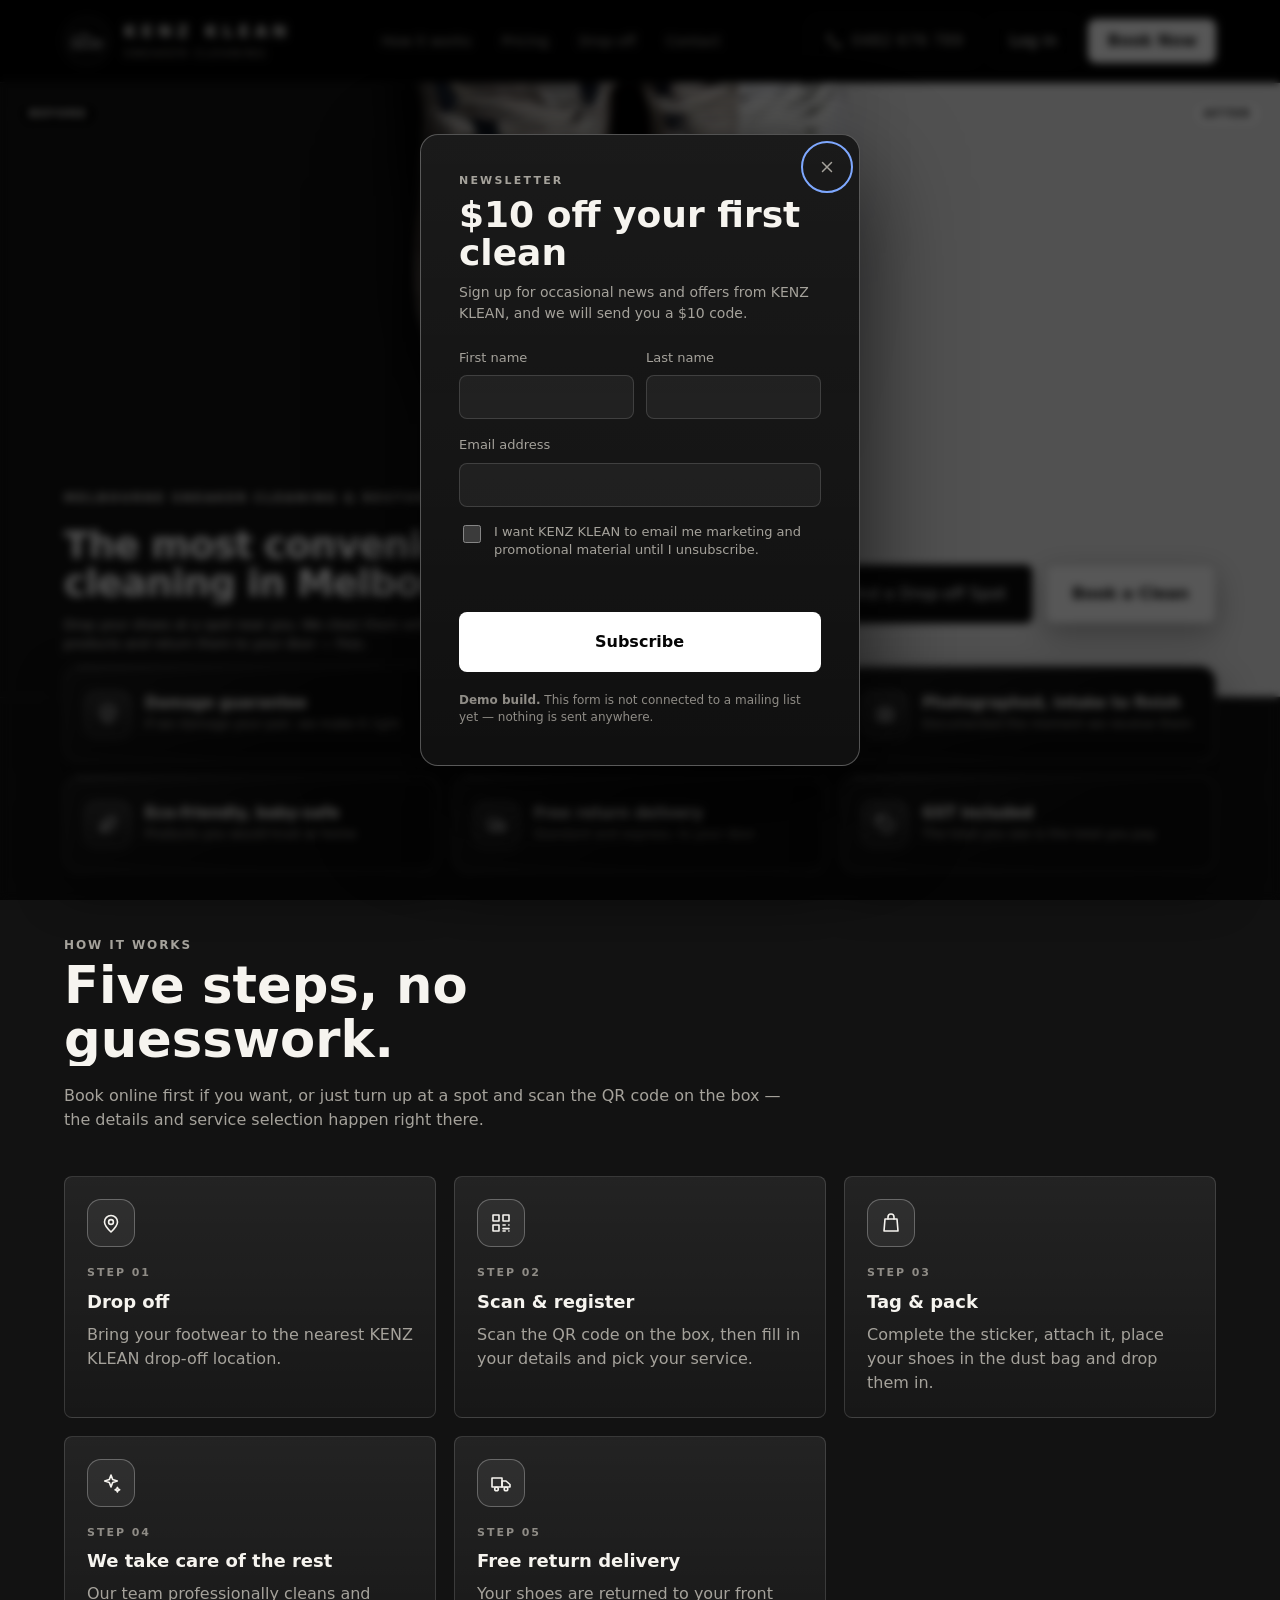
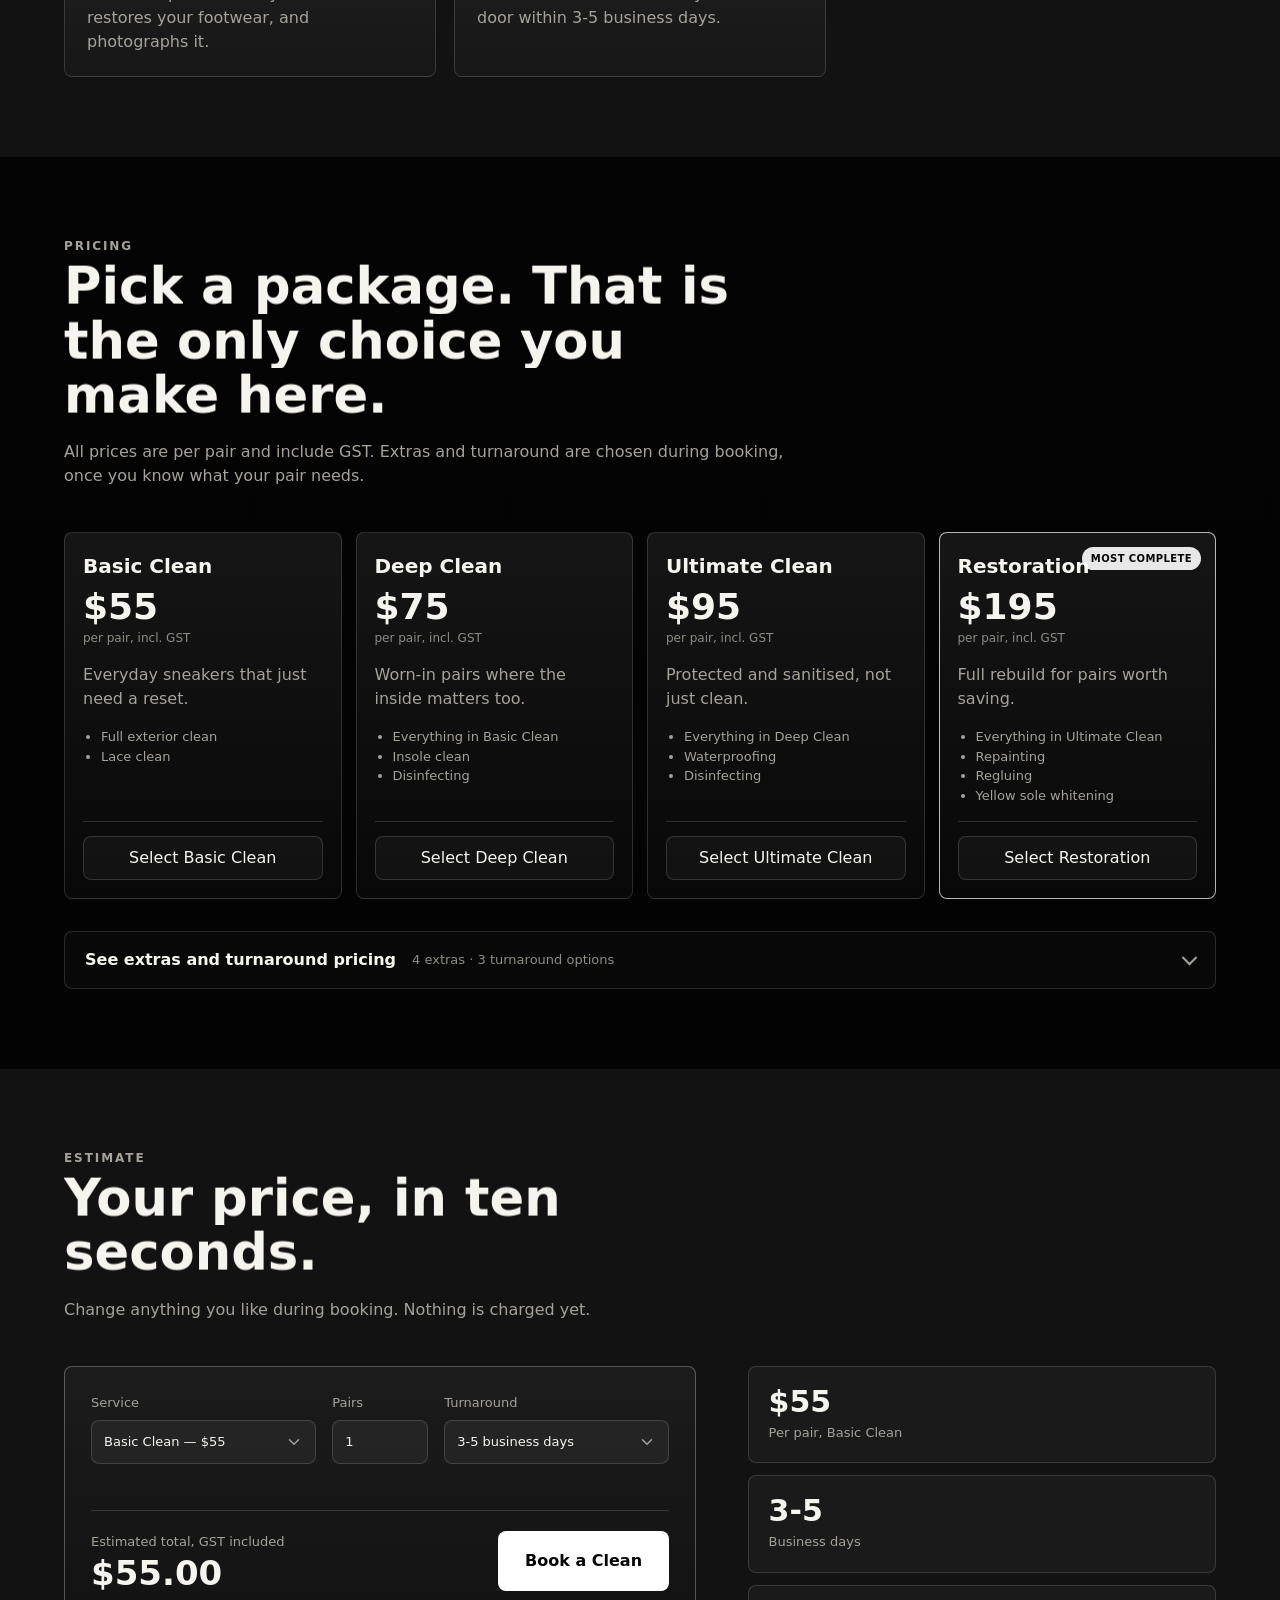
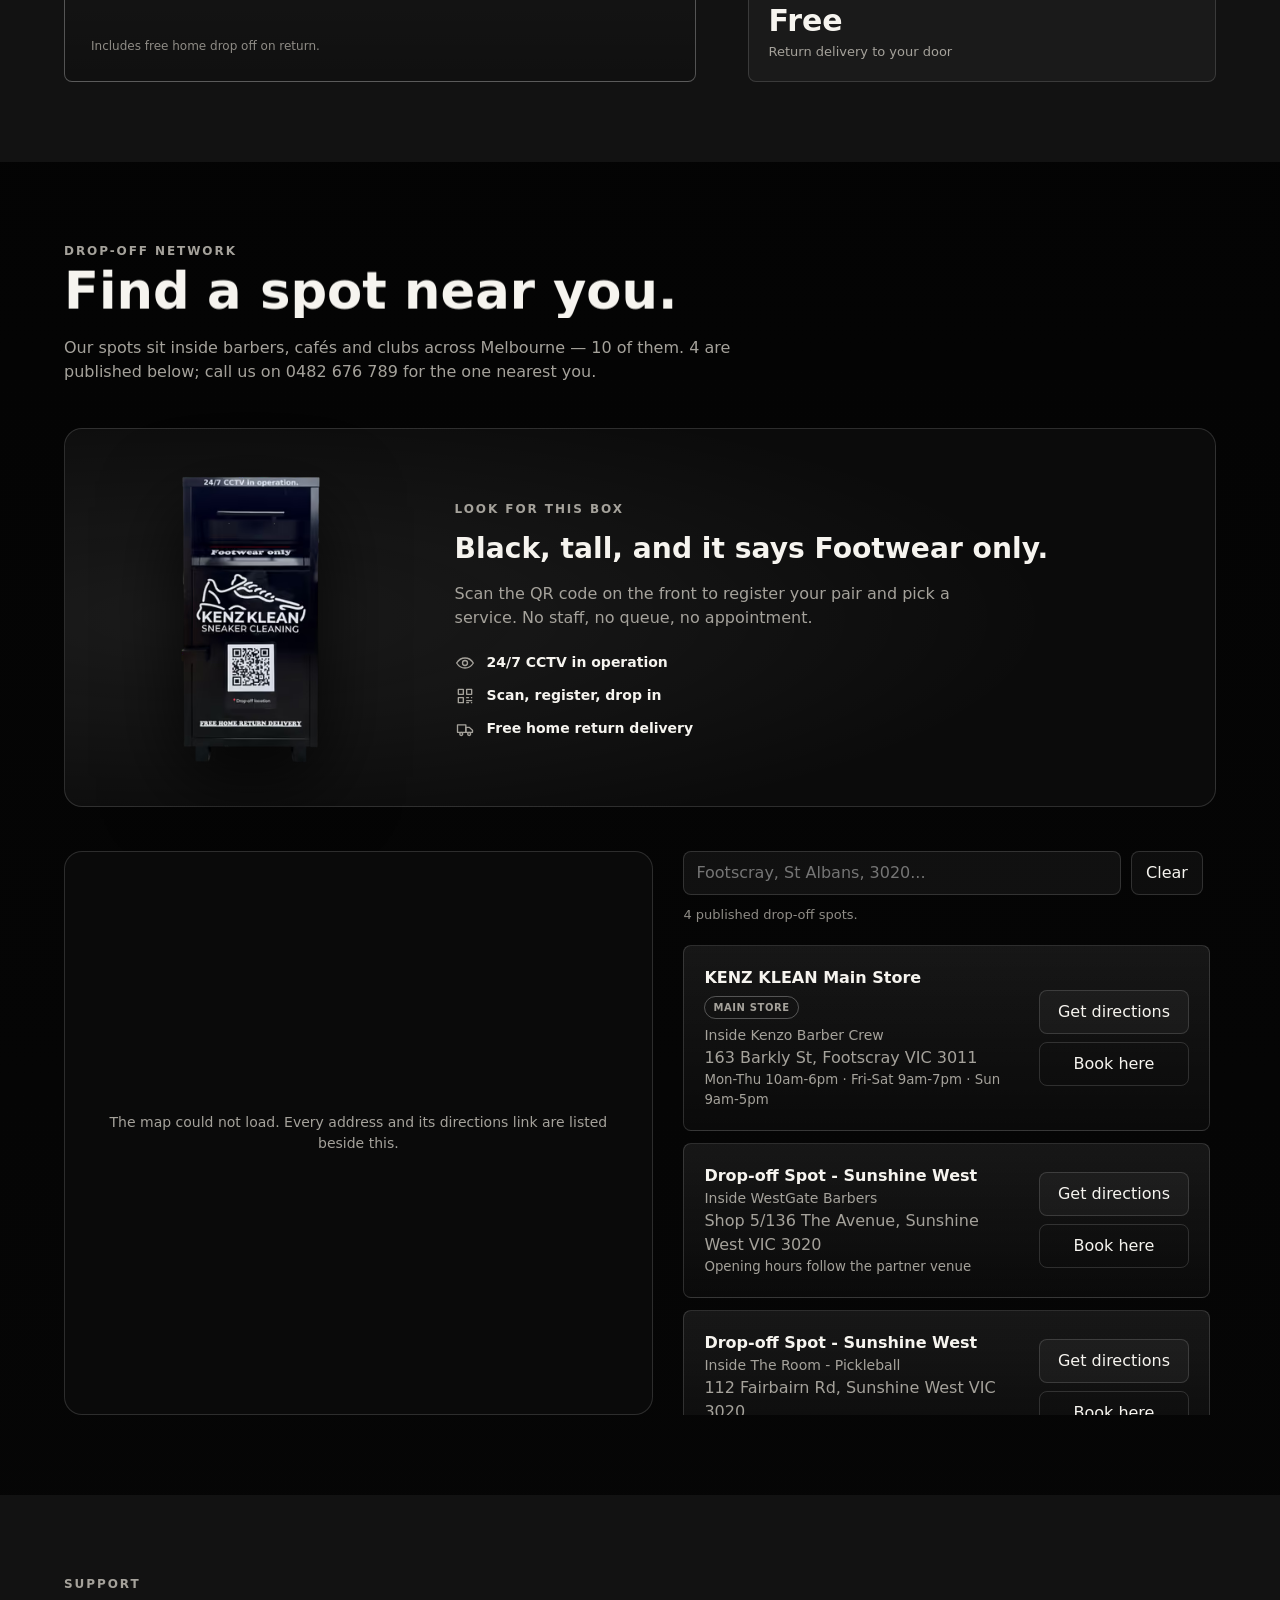
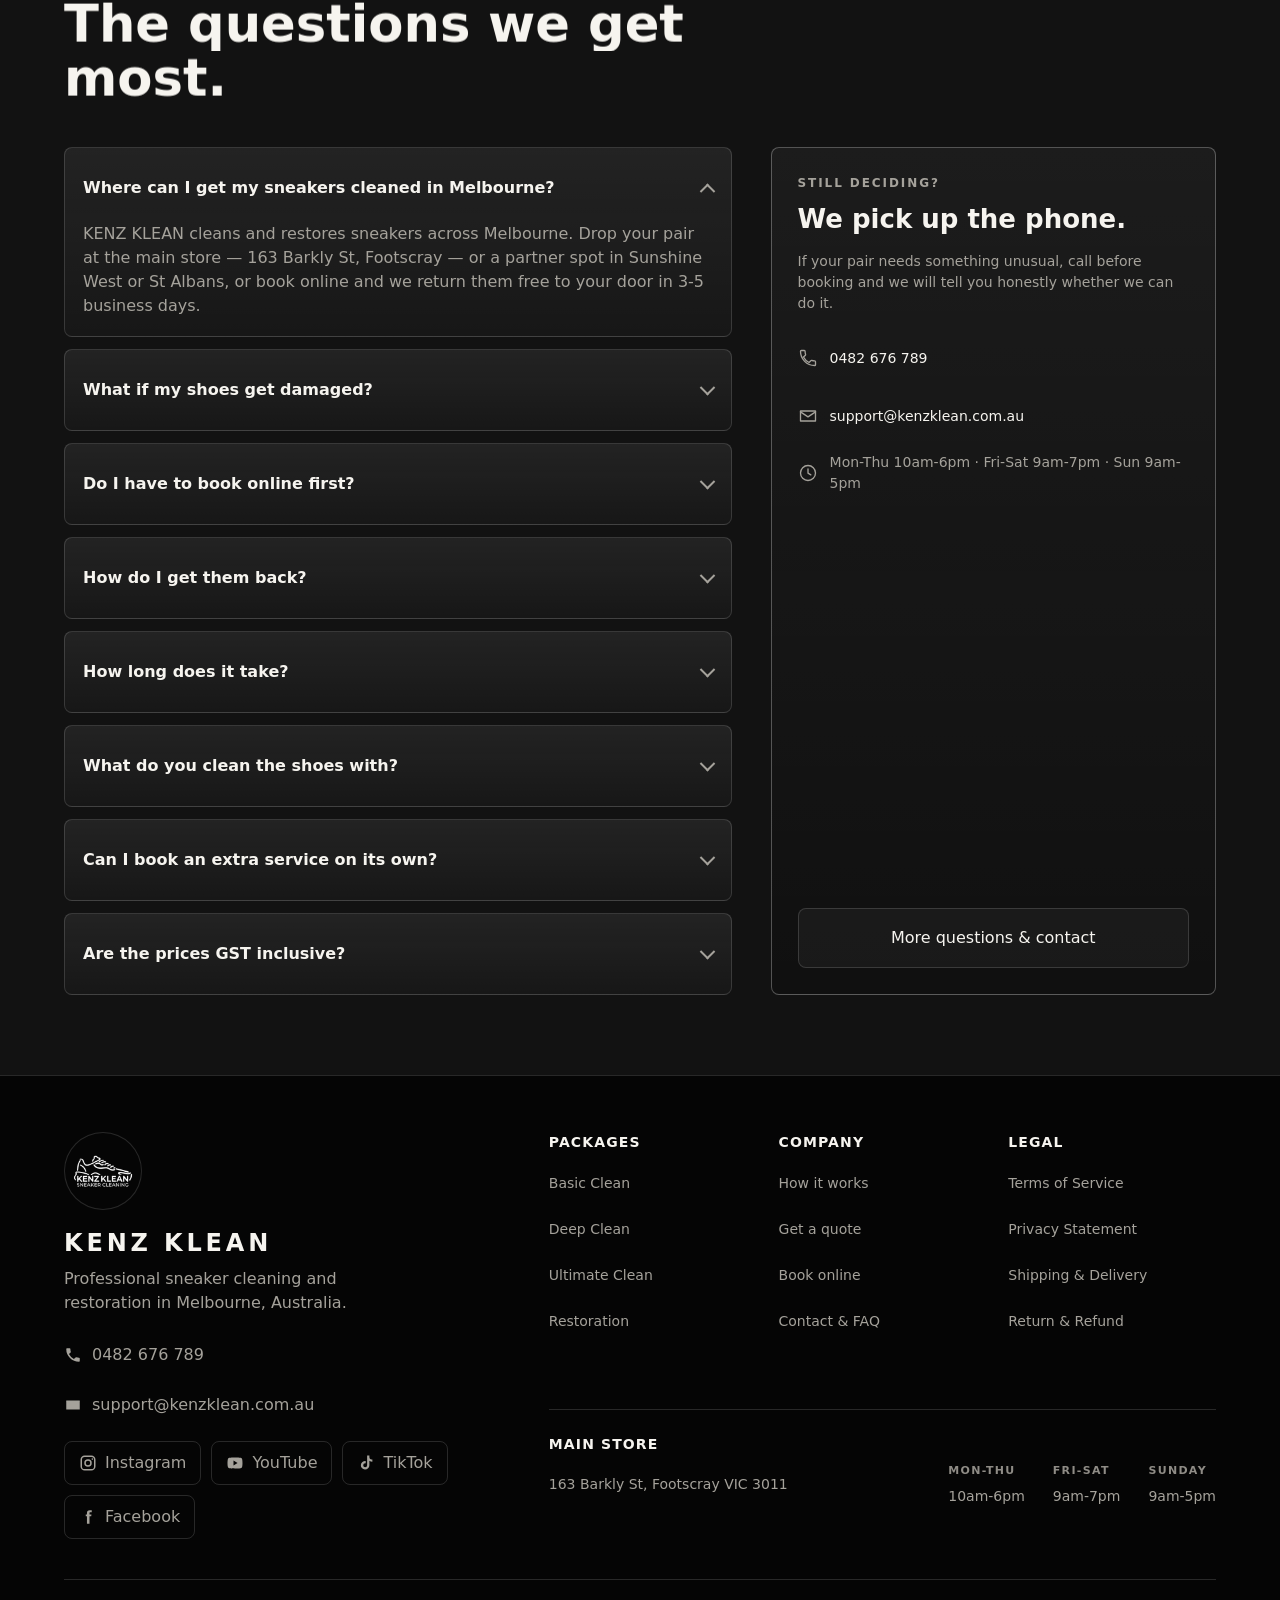
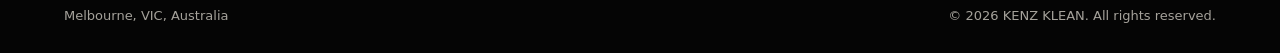
<file: index.html>
<!doctype html>
<html lang="en">
  <head>
    <meta charset="UTF-8" />
    <meta name="viewport" content="width=device-width, initial-scale=1.0, viewport-fit=cover" />
    <meta
      name="description"
      content="KENZ KLEAN is Melbourne's convenient sneaker cleaning and restoration service. Drop your shoes at a location near you or book online — eco-friendly, baby-safe cleaning, every pair photographed before and after, damage-guaranteed, and returned free to your door in 3–5 business days. Affordable per-pair pricing, GST included."
    />
    <title>KENZ KLEAN | Sneaker Cleaning &amp; Restoration in Melbourne</title>
    <link rel="canonical" href="https://www.kenzklean.com.au/" />
    <meta name="robots" content="index, follow, max-image-preview:large, max-snippet:-1" />
    <meta
      name="keywords"
      content="sneaker cleaning Melbourne, shoe cleaning Melbourne, sneaker restoration, sneaker cleaning Australia, sneaker cleaner near me, sneaker repaint, yellow sole whitening, sole protection, eco-friendly shoe cleaning, KENZ KLEAN, sneaker cleaning Footscray, sneaker cleaning Sunshine West, sneaker cleaning St Albans"
    />
    <meta name="author" content="KENZ KLEAN" />
    <meta name="theme-color" content="#0a0a0a" />

    <!-- Local SEO signals for map/near-me discovery. Coordinates are the Footscray main store. -->
    <meta name="geo.region" content="AU-VIC" />
    <meta name="geo.placename" content="Footscray, Melbourne, Victoria" />
    <meta name="geo.position" content="-37.799847;144.898939" />
    <meta name="ICBM" content="-37.799847, 144.898939" />

    <!-- Open Graph / social + link-unfurl previews -->
    <meta property="og:type" content="business.business" />
    <meta property="og:site_name" content="KENZ KLEAN" />
    <meta property="og:title" content="KENZ KLEAN | Sneaker Cleaning &amp; Restoration in Melbourne" />
    <meta
      property="og:description"
      content="Eco-friendly, baby-safe sneaker cleaning in Melbourne. Photographed before and after, damage-guaranteed, returned free to your door. Per-pair pricing, GST included."
    />
    <meta property="og:url" content="https://www.kenzklean.com.au/" />
    <meta property="og:image" content="https://www.kenzklean.com.au/img/after-1440.avif" />
    <meta property="og:locale" content="en_AU" />
    <meta property="business:contact_data:locality" content="Footscray" />
    <meta property="business:contact_data:region" content="Victoria" />
    <meta property="business:contact_data:country_name" content="Australia" />
    <meta property="business:contact_data:phone_number" content="+61482676789" />
    <meta name="twitter:card" content="summary_large_image" />
    <meta name="twitter:title" content="KENZ KLEAN | Sneaker Cleaning &amp; Restoration in Melbourne" />
    <meta
      name="twitter:description"
      content="Eco-friendly, baby-safe sneaker cleaning in Melbourne. Photographed before and after, damage-guaranteed, returned free to your door."
    />
    <!--
      Both halves of the banner are LCP candidates and must arrive together, or the divider
      would sweep across a blank. Preload repeats the srcset, not a single href: a plain
      href would preload one width while <picture> then picks another, downloading both.
    -->
    <link
      rel="preload"
      as="image"
      type="image/avif"
      imagesrcset="img/before-760.avif 760w, img/before-1100.avif 1100w, img/before-1440.avif 1440w"
      imagesizes="100vw"
      fetchpriority="high"
    />
    <link
      rel="preload"
      as="image"
      type="image/avif"
      imagesrcset="img/after-760.avif 760w, img/after-1100.avif 1100w, img/after-1440.avif 1440w"
      imagesizes="100vw"
      fetchpriority="high"
    />
    <link rel="stylesheet" href="styles.css" />

    <!-- Structured data (schema.org) is generated from the price list in data.js by seo.js,
         so it never quotes a stale price. -->
  </head>
  <body>
    <a class="skip-link" href="#main">Skip to content</a>

    <header class="site-header">
      <a class="brand" href="#main" aria-label="KENZ KLEAN home">
        <span class="brand-logo-wrap">
          <img class="brand-logo" src="img/logo-96.png" alt="" width="34" height="34" />
        </span>
        <span>
          <strong>KENZ KLEAN</strong>
          <small>Sneaker Cleaning</small>
        </span>
      </a>

      <nav class="desktop-nav" aria-label="Primary">
        <a href="#process">How it works</a>
        <a href="#services">Pricing</a>
        <a href="#spots">Drop-off</a>
        <a href="contact.html">Contact</a>
      </nav>

      <div class="header-actions">
        <a class="ghost-button icon-button" href="tel:+61482676789" aria-label="Call KENZ KLEAN on 0482 676 789">
          <svg viewBox="0 0 24 24" aria-hidden="true" focusable="false">
            <path d="M6.6 10.8a15.1 15.1 0 0 0 6.6 6.6l2.2-2.2a1 1 0 0 1 1-.24 11.4 11.4 0 0 0 3.6.58 1 1 0 0 1 1 1V20a1 1 0 0 1-1 1A17 17 0 0 1 3 4a1 1 0 0 1 1-1h3.5a1 1 0 0 1 1 1 11.4 11.4 0 0 0 .58 3.6 1 1 0 0 1-.25 1Z" />
          </svg>
          <span class="phone-label">0482 676 789</span>
        </a>
        <span data-account-slot></span>
        <a class="primary-button" href="booking.html">Book Now</a>
      </div>
    </header>

    <main id="main">
      <!--
        The banner is the before/after itself. Both photographs are the same pair on the same
        marks — one on a black sweep, one on white — so the divider reads as dirt coming off.
        Nothing inside the drag surface is clickable except the handle: the booking form lives
        in the bar underneath, where a pointerdown can never be mistaken for a drag.

        `--pos` is written to this section, not to the <figure>, because the headline is a
        sibling of the banner rather than a child. It has to be: on a phone it drops below the
        photograph, and a child of the figure could not.
      -->
      <section class="hero-section" aria-labelledby="hero-title" data-compare-scope style="--pos: 46%">
        <figure class="compare hero-compare" data-compare data-compare-start="46" data-compare-sweep="22">
          <picture class="compare-layer">
            <source type="image/avif" sizes="100vw" srcset="img/before-760.avif 760w, img/before-1100.avif 1100w, img/before-1440.avif 1440w" />
            <source type="image/webp" sizes="100vw" srcset="img/before-760.webp 760w, img/before-1100.webp 1100w, img/before-1440.webp 1440w" />
            <img src="img/before-1100.webp" alt="A pair of sneakers before cleaning, grey with ground-in dirt" width="1443" height="693" fetchpriority="high" decoding="async" />
          </picture>

          <picture class="compare-layer compare-layer--after">
            <source type="image/avif" sizes="100vw" srcset="img/after-760.avif 760w, img/after-1100.avif 1100w, img/after-1440.avif 1440w" />
            <source type="image/webp" sizes="100vw" srcset="img/after-760.webp 760w, img/after-1100.webp 1100w, img/after-1440.webp 1440w" />
            <img src="img/after-1100.webp" alt="The same pair after a KENZ KLEAN clean, back to white" width="1443" height="693" fetchpriority="high" decoding="async" />
          </picture>

          <span class="compare-label compare-label--before" aria-hidden="true">Before</span>
          <span class="compare-label compare-label--after" aria-hidden="true">After</span>

          <button
            class="compare-handle"
            type="button"
            data-compare-handle
            role="slider"
            aria-label="Reveal the cleaned sneakers"
            aria-valuemin="2"
            aria-valuemax="98"
            aria-valuenow="46"
          >
            <span class="compare-grip" aria-hidden="true">
              <svg viewBox="0 0 24 24" aria-hidden="true" focusable="false">
                <path d="m10 7-4 5 4 5M14 7l4 5-4 5" />
              </svg>
            </span>
          </button>

          <figcaption class="visually-hidden">
            The same pair of sneakers before and after a KENZ KLEAN clean. Drag the divider, or use
            the arrow keys, to compare them.
          </figcaption>
        </figure>

        <!--
          The shoes sit in the top half of both frames, so the copy takes the empty bottom band.
          It is written twice — once light, once dark — and each copy is clipped against the same
          --pos as the photographs, so the colour changes exactly on the divider. Both layers span
          the whole banner: the clip percentages have to resolve against the banner's width, not
          against the width of the text block.

          The dark-side copy carries the real <h1>; the light-side copy is its mute twin.
        -->
        <div class="hero-copy">
          <div class="hero-copy-layer hero-copy-layer--on-dark">
            <p class="eyebrow">Melbourne sneaker cleaning &amp; restoration</p>
            <h1 id="hero-title" data-split>The most convenient sneaker cleaning in Melbourne.</h1>
            <p class="hero-lede">
              Drop your shoes at a spot near you. We clean them with eco-friendly, baby-safe
              products and return them to your door — free.
            </p>
          </div>
          <div class="hero-copy-layer hero-copy-layer--on-light" aria-hidden="true">
            <p class="eyebrow">Melbourne sneaker cleaning &amp; restoration</p>
            <p class="hero-title-echo" data-split>The most convenient sneaker cleaning in Melbourne.</p>
            <p class="hero-lede">
              Drop your shoes at a spot near you. We clean them with eco-friendly, baby-safe
              products and return them to your door — free.
            </p>
          </div>

          <!--
            The buttons are NOT duplicated. Each carries its own fill, so it is legible on the
            black side and on the white side alike — duplicating them would double the tab stops
            and leave keyboard focus on whichever copy the divider had clipped away.
          -->
          <div class="hero-cta">
            <a class="secondary-button large" href="#spots">Find a Drop-off Spot</a>
            <a class="primary-button large" href="booking.html">Book a Clean</a>
          </div>
        </div>
      </section>

      <section id="process" class="content-section process-section" aria-labelledby="process-title">
        <!--
          Straddles the seam: a third of each badge sits over the banner, two thirds over this
          section. Pulled up by exactly a third of its own height, so the overlap holds at any
          width. The hero copy's bottom padding is set clear of it.
        -->
        <ul class="guarantees" data-rail-auto aria-label="Our promise on every order">
          <li>
            <span class="guarantee-icon">
              <svg class="icon" viewBox="0 0 24 24" aria-hidden="true" focusable="false"><path d="M12 3 5 6v5c0 4.5 3 8 7 10 4-2 7-5.5 7-10V6l-7-3Z" /><path d="m9 12 2 2 4-4" /></svg>
            </span>
            <span class="guarantee-text">
              <strong>Damage guarantee</strong>
              <span>If we damage your pair, we make it right</span>
            </span>
          </li>
          <li>
            <span class="guarantee-icon">
              <svg class="icon" viewBox="0 0 24 24" aria-hidden="true" focusable="false"><path d="M12 3l1.9 4.6L18.5 9l-4.6 1.9L12 15l-1.9-4.1L5.5 9l4.6-1.4L12 3Z" /><path d="M18 15l.9 2.1L21 18l-2.1.9L18 21l-.9-2.1L15 18l2.1-.9L18 15Z" /></svg>
            </span>
            <span class="guarantee-text">
              <strong>Cleaned to the material</strong>
              <span>Leather, suede, mesh — each treated right</span>
            </span>
          </li>
          <li>
            <span class="guarantee-icon">
              <svg class="icon" viewBox="0 0 24 24" aria-hidden="true" focusable="false"><path d="M4 8h3l1.5-2h7L17 8h3v11H4z" /><circle cx="12" cy="13" r="3.4" /></svg>
            </span>
            <span class="guarantee-text">
              <strong>Photographed, intake to finish</strong>
              <span>Documented the moment we receive them</span>
            </span>
          </li>
          <li>
            <span class="guarantee-icon">
              <svg class="icon" viewBox="0 0 24 24" aria-hidden="true" focusable="false"><path d="M5 19c0-8 5-13 14-14 1 9-3 15-11 15H5Z" /><path d="M5 19c2-4 5-6 9-7" /></svg>
            </span>
            <span class="guarantee-text">
              <strong>Eco-friendly, baby-safe</strong>
              <span>Products you would trust at home</span>
            </span>
          </li>
          <li>
            <span class="guarantee-icon">
              <svg class="icon" viewBox="0 0 24 24" aria-hidden="true" focusable="false"><path d="M3 7h10v9H3z" /><path d="M13 10h4l4 3.5V16h-8z" /><circle cx="7.5" cy="18" r="1.8" /><circle cx="17" cy="18" r="1.8" /></svg>
            </span>
            <span class="guarantee-text">
              <strong>Free return delivery</strong>
              <span>Standard and express, to your door</span>
            </span>
          </li>
          <li>
            <span class="guarantee-icon">
              <svg class="icon" viewBox="0 0 24 24" aria-hidden="true" focusable="false"><path d="M11 3H5a2 2 0 0 0-2 2v6l9.5 9.5a2 2 0 0 0 2.8 0l5.7-5.7a2 2 0 0 0 0-2.8L11 3Z" /><circle cx="7.6" cy="7.6" r="1.2" /></svg>
            </span>
            <span class="guarantee-text">
              <strong>GST included</strong>
              <span>The total you see is the total you pay</span>
            </span>
          </li>
        </ul>

        <div class="section-heading">
          <span class="panel-label">How it works</span>
          <h2 id="process-title">Five steps, no guesswork.</h2>
          <p>
            Book online first if you want, or just turn up at a spot and scan the QR code on the
            box — the details and service selection happen right there.
          </p>
        </div>
        <ol class="process-grid" data-rail>
          <li data-reveal>
            <span class="step-icon">
              <svg class="icon" viewBox="0 0 24 24" aria-hidden="true" focusable="false">
                <path d="M12 21c4.2-4 6.5-7 6.5-10a6.5 6.5 0 1 0-13 0c0 3 2.3 6 6.5 10Z" />
                <circle cx="12" cy="11" r="2.4" />
              </svg>
            </span>
            <span class="step-num">Step 01</span>
            <strong>Drop off</strong>
            <p>Bring your footwear to the nearest KENZ KLEAN drop-off location.</p>
          </li>
          <li data-reveal>
            <span class="step-icon">
              <svg class="icon" viewBox="0 0 24 24" aria-hidden="true" focusable="false">
                <path d="M4 4h6v6H4zM14 4h6v6h-6zM4 14h6v6H4z" />
                <path d="M14 14h2.2M19.8 14H20M14 17.6h6M14 20h2.2M19.8 20H20" />
              </svg>
            </span>
            <span class="step-num">Step 02</span>
            <strong>Scan &amp; register</strong>
            <p>Scan the QR code on the box, then fill in your details and pick your service.</p>
          </li>
          <li data-reveal>
            <span class="step-icon">
              <svg class="icon" viewBox="0 0 24 24" aria-hidden="true" focusable="false">
                <path d="M6 8h12l1 12H5L6 8Z" />
                <path d="M9 8V6a3 3 0 0 1 6 0v2" />
              </svg>
            </span>
            <span class="step-num">Step 03</span>
            <strong>Tag &amp; pack</strong>
            <p>Complete the sticker, attach it, place your shoes in the dust bag and drop them in.</p>
          </li>
          <li data-reveal>
            <span class="step-icon">
              <svg class="icon" viewBox="0 0 24 24" aria-hidden="true" focusable="false">
                <path d="m12 4 1.7 4.6L18.3 10l-4.6 1.4L12 16l-1.7-4.6L5.7 10l4.6-1.4L12 4Z" />
                <path d="M18.4 16.4 19.1 18l1.6.7-1.6.7-.7 1.6-.7-1.6-1.6-.7 1.6-.7.7-1.6Z" />
              </svg>
            </span>
            <span class="step-num">Step 04</span>
            <strong>We take care of the rest</strong>
            <p>Our team professionally cleans and restores your footwear, and photographs it.</p>
          </li>
          <li data-reveal>
            <span class="step-icon">
              <svg class="icon" viewBox="0 0 24 24" aria-hidden="true" focusable="false">
                <path d="M3 7h10v9H3z" />
                <path d="M13 10h4l4 3.5V16h-8z" />
                <circle cx="7.5" cy="18" r="1.8" />
                <circle cx="17" cy="18" r="1.8" />
              </svg>
            </span>
            <span class="step-num">Step 05</span>
            <strong>Free return delivery</strong>
            <p>Your shoes are returned to your front door within 3-5 business days.</p>
          </li>
        </ol>
      </section>

      <section id="services" class="content-section" aria-labelledby="services-title">
        <div class="section-heading">
          <span class="panel-label">Pricing</span>
          <h2 id="services-title">Pick a package. That is the only choice you make here.</h2>
          <p>
            All prices are per pair and include GST. Extras and turnaround are chosen during
            booking, once you know what your pair needs.
          </p>
        </div>

        <div class="service-grid" data-service-list></div>

        <!--
          Extras and turnaround are configuration, not comparison. They stay one click away so the
          "no mystery pricing" promise holds, without eleven numbers competing on first paint.
          Nothing inside carries data-reveal: a closed <details> has no layout, so an
          IntersectionObserver would never fire and the content would open up invisible.
        -->
        <div data-accordion>
          <details class="pricing-disclosure">
          <summary>
            <span>See extras and turnaround pricing</span>
            <span class="summary-hint">4 extras · 3 turnaround options</span>
          </summary>

          <div class="pricing-detail">
            <div class="pricing-block">
              <h3 id="extras-title">Extra services</h3>
              <p class="fineprint">Per pair. Only apply with a main service.</p>
              <ul class="extras-list" data-extras-list aria-labelledby="extras-title"></ul>
            </div>

            <div class="pricing-block">
              <h3 id="turnaround-title">Turnaround</h3>
              <p class="fineprint">Surcharges are charged per pair.</p>
              <ul class="turnaround-list" data-turnaround-list aria-labelledby="turnaround-title"></ul>
            </div>
            </div>
          </details>
        </div>
      </section>

      <!--
        The conversion beat: how it works, what it costs, why us — and only then, the ask.
        The three figures beside the form are not decoration, they are what the total buys.
      -->
      <section id="quote" class="content-section quote-section" aria-labelledby="quote-title">
        <div class="section-heading">
          <span class="panel-label">Estimate</span>
          <h2 id="quote-title">Your price, in ten seconds.</h2>
          <p>Change anything you like during booking. Nothing is charged yet.</p>
        </div>

        <div class="quote-layout">
          <form class="quick-book" data-quick-book aria-labelledby="quote-title">
            <div class="quick-grid">
              <label id="quick-service-label" for="quick-service">
                Service
                <select id="quick-service" name="service" data-listbox></select>
              </label>
              <label for="quick-pairs">
                Pairs
                <input id="quick-pairs" name="pairs" type="number" min="1" max="20" value="1" inputmode="numeric" />
              </label>
              <label id="quick-turnaround-label" for="quick-turnaround">
                Turnaround
                <select id="quick-turnaround" name="turnaround" data-listbox></select>
              </label>
            </div>

            <div class="quick-foot">
              <p class="quick-total">
                <span>Estimated total, GST included</span>
                <strong data-quick-total>$55.00</strong>
              </p>
              <button class="primary-button large" type="submit">Book a Clean</button>
            </div>
            <small class="quick-note" data-quick-note></small>
          </form>

          <!--
            Not decoration: these three read back the choice made on the left. The 24-hour tier
            really does cancel home delivery, so the third card has to say so.
          -->
          <dl class="quote-stats">
            <div>
              <dt data-stat="price">$55</dt>
              <dd data-stat-note="price">Per pair, Basic Clean</dd>
            </div>
            <div>
              <dt data-stat="turnaround">3-5</dt>
              <dd data-stat-note="turnaround">Business days</dd>
            </div>
            <div>
              <dt data-stat="return">Free</dt>
              <dd data-stat-note="return">Return delivery to your door</dd>
            </div>
          </dl>
        </div>
      </section>

      <section id="spots" class="content-section spots-section" aria-labelledby="spots-title">
        <div class="section-heading">
          <span class="panel-label">Drop-off network</span>
          <h2 id="spots-title">Find a spot near you.</h2>
          <p data-spots-intro></p>
        </div>

        <!--
          The box itself. Every claim beside it is printed on its body, so the photograph is the
          evidence rather than an illustration of it — and that is the QR code step 02 mentions.
        -->
        <div class="box-panel">
          <picture class="box-shot">
            <source type="image/avif" sizes="(max-width: 900px) 55vw, 300px" srcset="img/box-360.avif 360w, img/box-720.avif 720w" />
            <source type="image/webp" sizes="(max-width: 900px) 55vw, 300px" srcset="img/box-360.webp 360w, img/box-720.webp 720w" />
            <img src="img/box-360.webp" alt="A black KENZ KLEAN drop-off box with a QR code on the front" width="800" height="800" loading="lazy" decoding="async" />
          </picture>

          <div class="box-copy">
            <span class="panel-label">Look for this box</span>
            <h3>Black, tall, and it says Footwear only.</h3>
            <p>
              Scan the QR code on the front to register your pair and pick a service. No staff, no
              queue, no appointment.
            </p>
            <ul class="box-facts">
              <li>
                <svg class="icon" viewBox="0 0 24 24" aria-hidden="true" focusable="false">
                  <path d="M2 12s3.6-6 10-6 10 6 10 6-3.6 6-10 6-10-6-10-6Z" />
                  <circle cx="12" cy="12" r="3" />
                </svg>
                <span>24/7 CCTV in operation</span>
              </li>
              <li>
                <svg class="icon" viewBox="0 0 24 24" aria-hidden="true" focusable="false">
                  <path d="M4 4h6v6H4zM14 4h6v6h-6zM4 14h6v6H4z" />
                  <path d="M14 14h2.2M19.8 14H20M14 17.6h6M14 20h2.2M19.8 20H20" />
                </svg>
                <span>Scan, register, drop in</span>
              </li>
              <li>
                <svg class="icon" viewBox="0 0 24 24" aria-hidden="true" focusable="false">
                  <path d="M3 7h10v9H3z" />
                  <path d="M13 10h4l4 3.5V16h-8z" />
                  <circle cx="7.5" cy="18" r="1.8" />
                  <circle cx="17" cy="18" r="1.8" />
                </svg>
                <span>Free home return delivery</span>
              </li>
            </ul>
          </div>
        </div>

        <!--
          Map left, list right. They are one control: a card selects its pin, a pin selects its
          card. The map is lazy — see map.js — and the addresses stay as text so the list works
          on its own if it never loads.
        -->
        <div class="spots-layout">
          <div class="spots-map" data-map>
            <div class="spots-map-canvas" data-map-canvas></div>
            <p class="spots-map-fallback" data-map-fallback hidden>
              The map could not load. Every address and its directions link are listed beside this.
            </p>
          </div>

          <div class="spots-side">
            <div class="search-row">
              <label class="visually-hidden" for="spot-search">Search drop-off spots</label>
              <input id="spot-search" type="search" placeholder="Footscray, St Albans, 3020..." autocomplete="off" />
              <button class="secondary-button" type="button" id="clear-search">Clear</button>
            </div>
            <p class="search-status" role="status" data-spot-status></p>

            <ul class="spot-list" data-spot-list></ul>
          </div>
        </div>
      </section>

      <section class="content-section faq-section" aria-labelledby="faq-title">
        <div class="section-heading">
          <span class="panel-label">Support</span>
          <h2 id="faq-title">The questions we get most.</h2>
        </div>

        <!-- Two columns, stretched: the contact card matches the question list top and bottom. -->
        <div class="faq-layout">
          <div class="faq-grid" data-accordion>
            <details open>
              <summary>Where can I get my sneakers cleaned in Melbourne?</summary>
              <p>
                KENZ KLEAN cleans and restores sneakers across Melbourne. Drop your pair at the main
                store — 163 Barkly St, Footscray — or a partner spot in Sunshine West or St Albans,
                or book online and we return them free to your door in 3-5 business days.
              </p>
            </details>
            <details>
              <summary>What if my shoes get damaged?</summary>
              <p>
                They are covered by our damage guarantee. Every pair is photographed the moment we
                receive it and again when it is finished, cleaned to the material by hand, and if we
                damage your sneakers we make it right. Nothing is rushed and nothing is guessed at.
              </p>
            </details>
            <details>
              <summary>Do I have to book online first?</summary>
              <p>
                No. You can turn up at any drop-off spot and scan the QR code on the box to register
                your shoes and pick a service on the spot. Booking online first just means your order
                is already waiting when you arrive, and it creates your account so you can track it.
              </p>
            </details>
            <details>
              <summary>How do I get them back?</summary>
              <p>
                Standard and express orders are returned to your front door for free. The 24-hour
                turnaround is the exception: those must be dropped off and picked up at the main
                store in Footscray.
              </p>
            </details>
            <details>
              <summary>How long does it take?</summary>
              <p>
                Standard turnaround is 3-5 business days. Express is 2-3 business days for $10 per
                pair. A 24-hour return is $20 per pair.
              </p>
            </details>
            <details>
              <summary>What do you clean the shoes with?</summary>
              <p>
                Eco-friendly, baby-safe products. Each material — leather, mesh, suede, nubuck,
                canvas — gets a treatment matched to it.
              </p>
            </details>
            <details>
              <summary>Can I book an extra service on its own?</summary>
              <p>
                No. Sole protection, yellow sole whitening, reglue and full repaint only apply with
                a main cleaning service. Restoration already includes repainting, regluing and
                yellow sole whitening, so you are never charged for them twice.
              </p>
            </details>
            <details>
              <summary>Are the prices GST inclusive?</summary>
              <p>
                Yes. Every price shown includes GST, so the total you see is the total you pay.
                There is no tax added at checkout.
              </p>
            </details>
          </div>

          <aside class="faq-contact" aria-labelledby="faq-contact-title">
            <span class="panel-label">Still deciding?</span>
            <h3 id="faq-contact-title">We pick up the phone.</h3>
            <p>
              If your pair needs something unusual, call before booking and we will tell you
              honestly whether we can do it.
            </p>

            <ul class="faq-contact-list">
              <li>
                <svg class="icon" viewBox="0 0 24 24" aria-hidden="true" focusable="false">
                  <path d="M6.6 10.8a15.1 15.1 0 0 0 6.6 6.6l2.2-2.2a1 1 0 0 1 1-.24 11.4 11.4 0 0 0 3.6.58 1 1 0 0 1 1 1V20a1 1 0 0 1-1 1A17 17 0 0 1 3 4a1 1 0 0 1 1-1h3.5a1 1 0 0 1 1 1 11.4 11.4 0 0 0 .58 3.6 1 1 0 0 1-.25 1Z" />
                </svg>
                <a href="tel:+61482676789">0482 676 789</a>
              </li>
              <li>
                <svg class="icon" viewBox="0 0 24 24" aria-hidden="true" focusable="false">
                  <path d="M3 6h18v12H3z" />
                  <path d="m3 7 9 6 9-6" />
                </svg>
                <a href="mailto:support@kenzklean.com.au">support@kenzklean.com.au</a>
              </li>
              <li>
                <svg class="icon" viewBox="0 0 24 24" aria-hidden="true" focusable="false">
                  <circle cx="12" cy="12" r="9" />
                  <path d="M12 7v5.2l3.4 2" />
                </svg>
                <span>Mon-Thu 10am-6pm · Fri-Sat 9am-7pm · Sun 9am-5pm</span>
              </li>
            </ul>

            <a class="secondary-button large full" href="contact.html">More questions &amp; contact</a>
          </aside>
        </div>
      </section>
    </main>

    <footer class="site-footer">
      <div class="footer-brand">
        <img class="footer-logo" src="img/logo-96.png" alt="" width="78" height="78" loading="lazy" />
        <h2>KENZ KLEAN</h2>
        <p>Professional sneaker cleaning and restoration in Melbourne, Australia.</p>
        <ul class="contact-list">
          <li>
            <svg viewBox="0 0 24 24" aria-hidden="true" focusable="false">
              <path d="M6.6 10.8a15.1 15.1 0 0 0 6.6 6.6l2.2-2.2a1 1 0 0 1 1-.24 11.4 11.4 0 0 0 3.6.58 1 1 0 0 1 1 1V20a1 1 0 0 1-1 1A17 17 0 0 1 3 4a1 1 0 0 1 1-1h3.5a1 1 0 0 1 1 1 11.4 11.4 0 0 0 .58 3.6 1 1 0 0 1-.25 1Z" />
            </svg>
            <a href="tel:+61482676789">0482 676 789</a>
          </li>
          <li>
            <svg viewBox="0 0 24 24" aria-hidden="true" focusable="false">
              <path d="M3 6h18v12H3z" />
              <path d="m3 7 9 6 9-6" />
            </svg>
            <a href="mailto:support@kenzklean.com.au">support@kenzklean.com.au</a>
          </li>
        </ul>
        <div class="social-links">
          <a href="https://instagram.com/kenzklean" target="_blank" rel="noreferrer">
            <svg viewBox="0 0 24 24" aria-hidden="true" focusable="false">
              <path d="M7.5 2h9A5.5 5.5 0 0 1 22 7.5v9A5.5 5.5 0 0 1 16.5 22h-9A5.5 5.5 0 0 1 2 16.5v-9A5.5 5.5 0 0 1 7.5 2Zm0 2A3.5 3.5 0 0 0 4 7.5v9A3.5 3.5 0 0 0 7.5 20h9a3.5 3.5 0 0 0 3.5-3.5v-9A3.5 3.5 0 0 0 16.5 4ZM12 7a5 5 0 1 1 0 10 5 5 0 0 1 0-10Zm0 2a3 3 0 1 0 0 6 3 3 0 0 0 0-6Zm5.8-3.3a1.1 1.1 0 1 1 0 2.2 1.1 1.1 0 0 1 0-2.2Z" />
            </svg>
            Instagram
          </a>
          <a href="https://youtube.com/@kenzklean" target="_blank" rel="noreferrer">
            <svg viewBox="0 0 24 24" aria-hidden="true" focusable="false">
              <path d="M22 12s0-3.5-.45-5.16a2.6 2.6 0 0 0-1.83-1.84C18.06 4.5 12 4.5 12 4.5s-6.06 0-7.72.5A2.6 2.6 0 0 0 2.45 6.84C2 8.5 2 12 2 12s0 3.5.45 5.16a2.6 2.6 0 0 0 1.83 1.84c1.66.5 7.72.5 7.72.5s6.06 0 7.72-.5a2.6 2.6 0 0 0 1.83-1.84C22 15.5 22 12 22 12ZM10 15.2V8.8l5.4 3.2Z" />
            </svg>
            YouTube
          </a>
          <a href="https://tiktok.com/@kenzklean" target="_blank" rel="noreferrer">
            <svg viewBox="0 0 24 24" aria-hidden="true" focusable="false">
              <path d="M16.5 2h-3v13a2.6 2.6 0 1 1-2.6-2.6c.24 0 .47.03.7.1V9.4a5.7 5.7 0 1 0 4.9 5.63V8.9a6.4 6.4 0 0 0 4 1.37V7.2a3.6 3.6 0 0 1-4-3.6V2Z" />
            </svg>
            TikTok
          </a>
          <a href="https://facebook.com/kenzklean" target="_blank" rel="noreferrer">
            <svg viewBox="0 0 24 24" aria-hidden="true" focusable="false">
              <path d="M14 8.5V7c0-.8.2-1.2 1.3-1.2H17V3h-2.6C11.6 3 10.6 4.4 10.6 7v1.5H9V11h1.6v10H14V11h2.3l.3-2.5Z" />
            </svg>
            Facebook
          </a>
        </div>
      </div>

      <div class="footer-columns">
        <div>
          <h3>Packages</h3>
          <a href="#services">Basic Clean</a>
          <a href="#services">Deep Clean</a>
          <a href="#services">Ultimate Clean</a>
          <a href="#services">Restoration</a>
        </div>
        <div>
          <h3>Company</h3>
          <a href="#process">How it works</a>
          <a href="#quote">Get a quote</a>
          <a href="booking.html">Book online</a>
          <a href="contact.html">Contact &amp; FAQ</a>
        </div>
        <div>
          <h3>Legal</h3>
          <a href="#">Terms of Service</a>
          <a href="#">Privacy Statement</a>
          <a href="#">Shipping &amp; Delivery</a>
          <a href="#">Return &amp; Refund</a>
        </div>

        <div class="footer-store">
          <div>
            <h3>Main store</h3>
            <a href="https://www.google.com/maps/search/?api=1&amp;query=163%20Barkly%20St%2C%20Footscray%20VIC%203011" target="_blank" rel="noreferrer">163 Barkly St, Footscray VIC 3011</a>
          </div>
          <dl class="footer-hours">
            <div><dt>Mon-Thu</dt><dd>10am-6pm</dd></div>
            <div><dt>Fri-Sat</dt><dd>9am-7pm</dd></div>
            <div><dt>Sunday</dt><dd>9am-5pm</dd></div>
          </dl>
        </div>
      </div>

      <div class="footer-bottom">
        <span>Melbourne, VIC, Australia</span>
        <span>&copy; 2026 KENZ KLEAN. All rights reserved.</span>
      </div>
    </footer>

    <nav class="mobile-nav" aria-label="Mobile">
      <a href="#main" aria-current="page">Home</a>
      <a href="#services">Pricing</a>
      <a href="booking.html">Book</a>
      <a href="#spots">Drop-off</a>
      <a href="tracking.html">Account</a>
    </nav>
    <script src="data.js"></script>
    <script src="auth.js"></script>
    <script src="chrome.js"></script>
    <!-- Builds the schema.org JSON-LD from data.js so structured data tracks the price list. -->
    <script src="seo.js"></script>
    <script src="script.js"></script>
    <script src="rail.js"></script>
    <script src="map.js"></script>
    <script src="compare.js"></script>
    <script src="vendor/gsap.min.js"></script>
    <script src="vendor/ScrollTrigger.min.js"></script>
    <script src="anim.js"></script>
    <script src="disclosure.js"></script>
    <script src="select.js"></script>
    <script src="buttons.js"></script>

    <!--
      The $10-off popup. See promo.js: it is deliberately late, one-shot, and NOT yet connected
      to a mailing list. The consent checkbox ships unchecked because the Spam Act 2003 requires
      consent to be given rather than assumed.
    -->
    <dialog class="promo" data-promo aria-labelledby="promo-title">
      <button class="promo-close" type="button" data-promo-close aria-label="Close">
        <svg viewBox="0 0 24 24" aria-hidden="true" focusable="false">
          <path d="m6 6 12 12M18 6 6 18" />
        </svg>
      </button>

      <div data-promo-form-view>
        <p class="promo-eyebrow">Newsletter</p>
        <h2 id="promo-title">$10 off your first clean</h2>
        <p class="promo-lede">
          Sign up for occasional news and offers from KENZ KLEAN, and we will send you a $10 code.
        </p>

        <form class="promo-form" data-promo-form novalidate>
          <div class="promo-names">
            <label for="promo-first">
              First name
              <input id="promo-first" name="firstName" type="text" autocomplete="given-name" />
            </label>
            <label for="promo-last">
              Last name
              <input id="promo-last" name="lastName" type="text" autocomplete="family-name" />
            </label>
          </div>

          <label for="promo-email">
            Email address
            <input id="promo-email" name="email" type="email" autocomplete="email" required />
          </label>

          <label class="promo-consent" for="promo-consent">
            <input id="promo-consent" name="consent" type="checkbox" />
            <span>I want KENZ KLEAN to email me marketing and promotional material until I unsubscribe.</span>
          </label>

          <p class="lookup-error" role="alert" data-promo-error></p>

          <button class="primary-button large full" type="submit">Subscribe</button>
        </form>

        <p class="promo-note">
          <strong>Demo build.</strong> This form is not connected to a mailing list yet — nothing
          is sent anywhere.
        </p>
      </div>

      <div class="promo-done" data-promo-done hidden>
        <span class="promo-tick" aria-hidden="true">
          <svg viewBox="0 0 24 24" focusable="false">
            <path d="m5 12.5 4.5 4.5L19 7" />
          </svg>
        </span>
        <h2>You are on the list.</h2>
        <p>Your $10 code is on its way. It applies to your first clean, on any package.</p>
        <button class="secondary-button large full" type="button" data-promo-done-close>Close</button>
      </div>
    </dialog>

    <script src="promo.js"></script>
  </body>
</html>
</file>
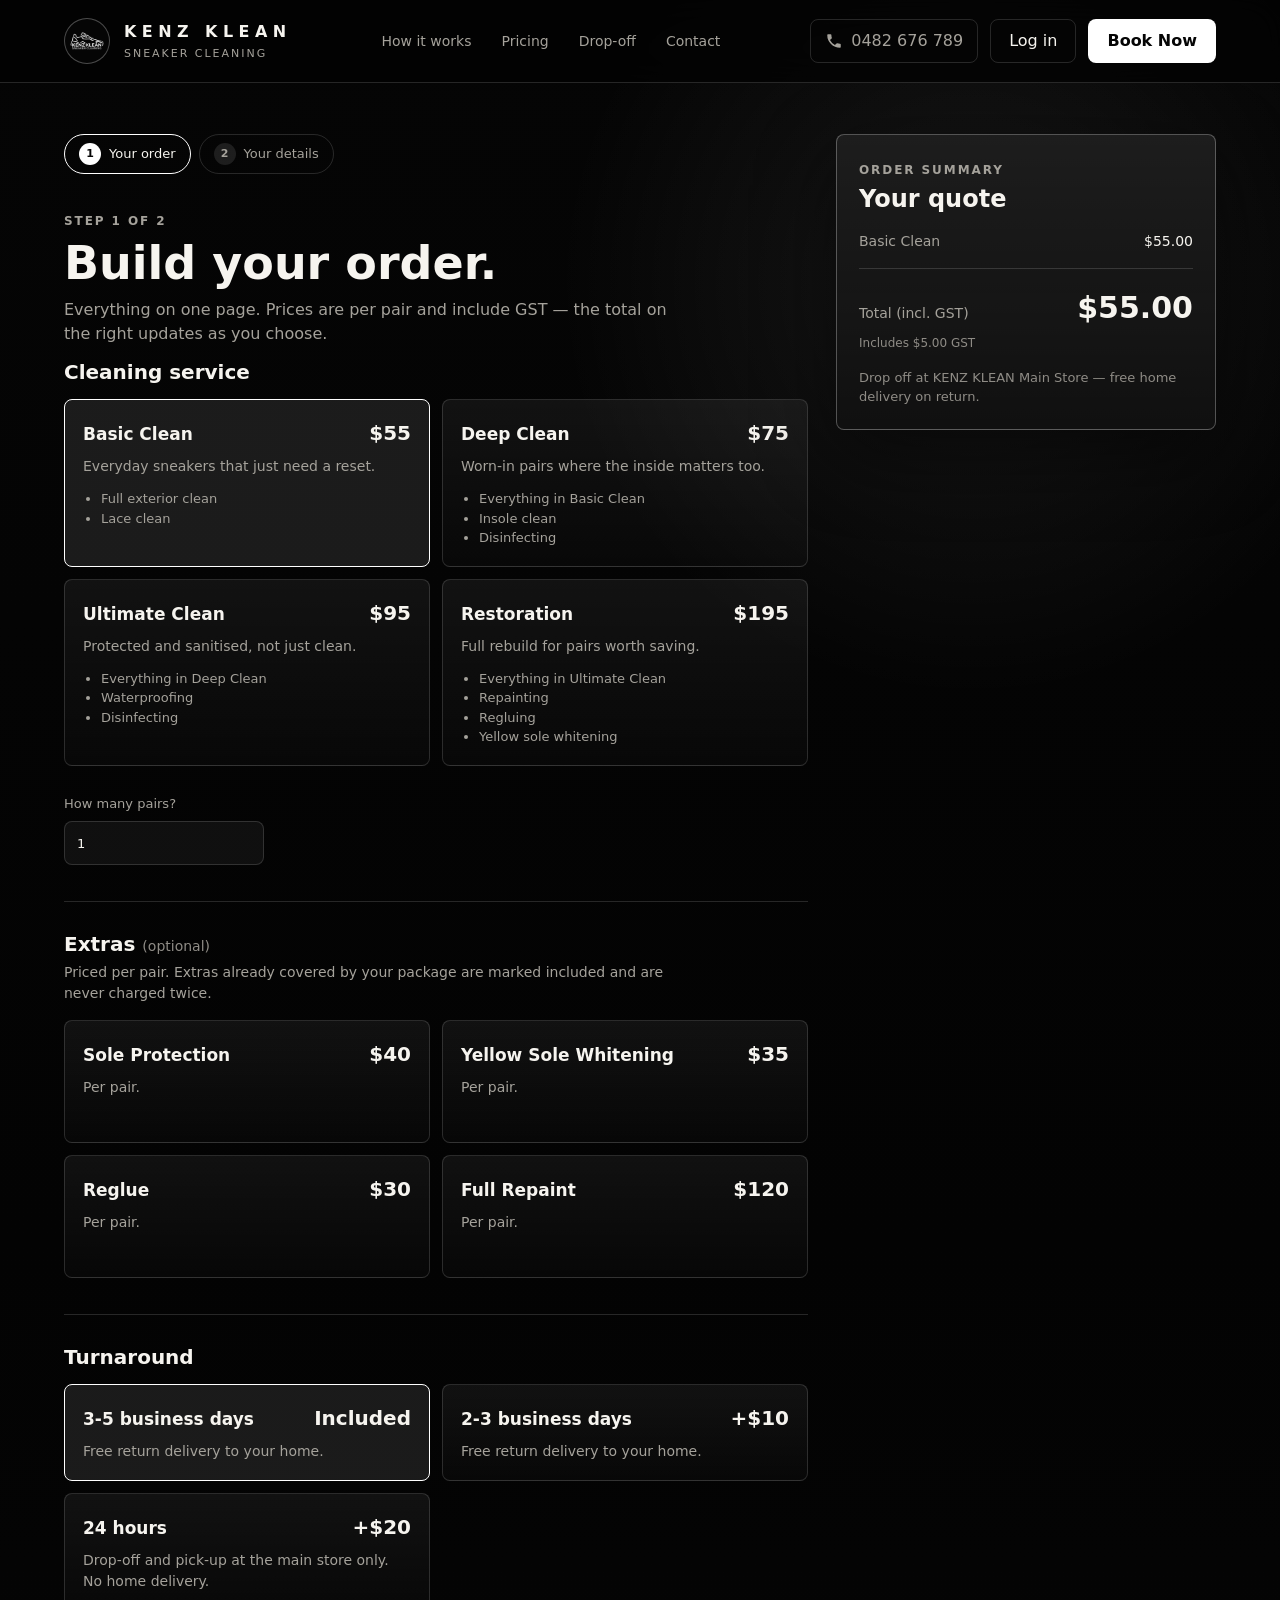
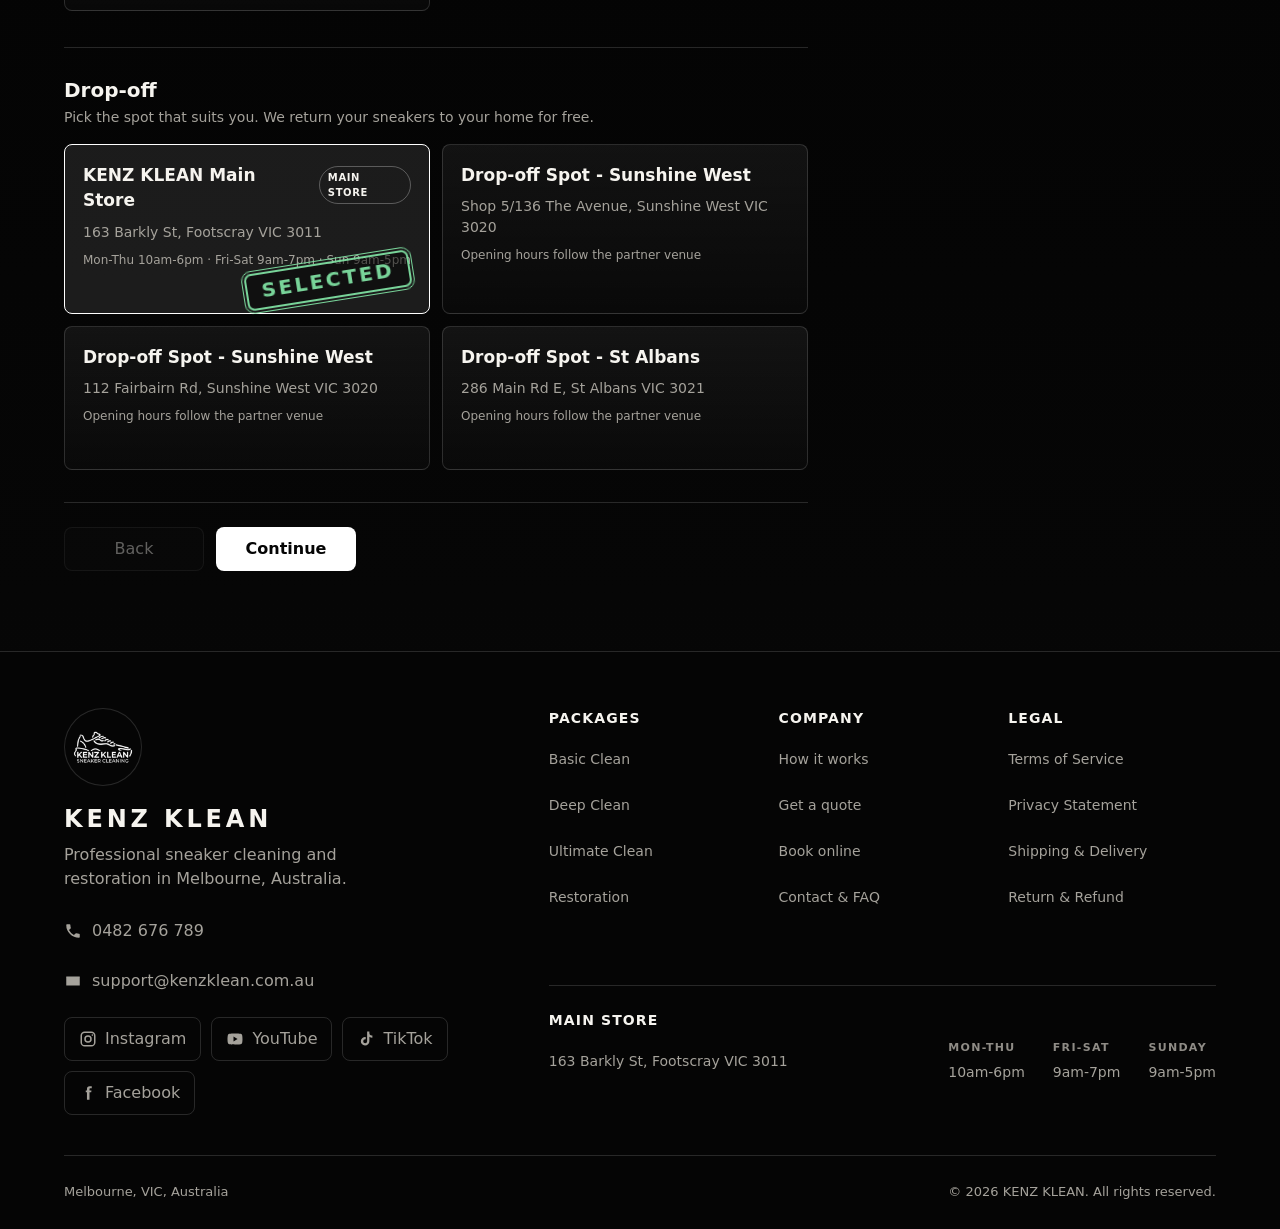
<file: booking.html>
<!doctype html>
<html lang="en">
  <head>
    <meta charset="UTF-8" />
    <meta name="viewport" content="width=device-width, initial-scale=1.0, viewport-fit=cover" />
    <meta
      name="description"
      content="Book a sneaker clean with KENZ KLEAN in Melbourne in two steps. Per-pair pricing, GST included, free return delivery on standard and express orders."
    />
    <title>Book a Sneaker Clean in Melbourne | KENZ KLEAN</title>
    <link rel="canonical" href="https://www.kenzklean.com.au/booking.html" />
    <meta name="robots" content="index, follow" />
    <meta property="og:type" content="website" />
    <meta property="og:site_name" content="KENZ KLEAN" />
    <meta property="og:title" content="Book a Sneaker Clean in Melbourne | KENZ KLEAN" />
    <meta property="og:description" content="Two-step booking. Cleaned to the material, photographed before and after, damage-guaranteed, returned free to your door. Per-pair pricing, GST included." />
    <meta property="og:url" content="https://www.kenzklean.com.au/booking.html" />
    <meta property="og:image" content="https://www.kenzklean.com.au/img/after-1440.avif" />
    <meta property="og:locale" content="en_AU" />
    <link rel="stylesheet" href="styles.css" />
  </head>
  <body>
    <a class="skip-link" href="#main">Skip to content</a>

    <header class="site-header">
      <a class="brand" href="index.html" aria-label="KENZ KLEAN home">
        <span class="brand-logo-wrap">
          <img class="brand-logo" src="img/logo-96.png" alt="" width="34" height="34" />
        </span>
        <span>
          <strong>KENZ KLEAN</strong>
          <small>Sneaker Cleaning</small>
        </span>
      </a>

      <nav class="desktop-nav" aria-label="Primary">
        <a href="index.html#process">How it works</a>
        <a href="index.html#services">Pricing</a>
        <a href="index.html#spots">Drop-off</a>
        <a href="contact.html">Contact</a>
      </nav>

      <div class="header-actions">
        <a class="ghost-button icon-button" href="tel:+61482676789" aria-label="Call KENZ KLEAN on 0482 676 789">
          <svg viewBox="0 0 24 24" aria-hidden="true" focusable="false">
            <path d="M6.6 10.8a15.1 15.1 0 0 0 6.6 6.6l2.2-2.2a1 1 0 0 1 1-.24 11.4 11.4 0 0 0 3.6.58 1 1 0 0 1 1 1V20a1 1 0 0 1-1 1A17 17 0 0 1 3 4a1 1 0 0 1 1-1h3.5a1 1 0 0 1 1 1 11.4 11.4 0 0 0 .58 3.6 1 1 0 0 1-.25 1Z" />
          </svg>
          <span class="phone-label">0482 676 789</span>
        </a>
        <span data-account-slot></span>
        <a class="primary-button" href="booking.html" aria-current="page">Book Now</a>
      </div>
    </header>

    <main id="booking" class="booking-shell">
      <div class="booking-main">
        <ol class="stepper" data-stepper aria-label="Booking steps">
          <li data-step-chip="1"><span>1</span> Your order</li>
          <li data-step-chip="2"><span>2</span> Your details</li>
        </ol>

        <!--
          Step 1 — the whole order on one page. Six panels became two: the four choices a
          customer makes about the clean (service, extras, speed, drop-off) have a valid default
          each and never block, so there is no reason to gate them behind five Continue clicks.
          The sticky summary on the right keeps the running total in view the whole way down.
        -->
        <section class="step-panel" data-step="1" aria-labelledby="step1-title">
          <span class="panel-label">Step 1 of 2</span>
          <h1 id="step1-title">Build your order.</h1>
          <p class="step-intro">
            Everything on one page. Prices are per pair and include GST — the total on the right
            updates as you choose.
          </p>

          <div class="order-section">
            <h2 class="order-section-title">Cleaning service</h2>
            <fieldset class="choice-grid" data-service-choices>
              <legend class="visually-hidden">Cleaning service</legend>
            </fieldset>

            <label class="pairs-field" for="pairs">
              How many pairs?
              <input id="pairs" type="number" min="1" max="20" value="1" inputmode="numeric" />
            </label>
          </div>

          <div class="order-section">
            <h2 class="order-section-title">Extras <span class="optional">(optional)</span></h2>
            <p class="order-section-hint">
              Priced per pair. Extras already covered by your package are marked included and are
              never charged twice.
            </p>
            <fieldset class="choice-grid extras-choices" data-extra-choices>
              <legend class="visually-hidden">Extra services</legend>
            </fieldset>
          </div>

          <div class="order-section">
            <h2 class="order-section-title">Turnaround</h2>
            <fieldset class="choice-grid" data-turnaround-choices>
              <legend class="visually-hidden">Turnaround</legend>
            </fieldset>
          </div>

          <div class="order-section">
            <h2 class="order-section-title">Drop-off</h2>
            <p class="order-section-hint" data-spot-intro></p>

            <div class="notice" data-rush-notice hidden>
              <svg viewBox="0 0 24 24" aria-hidden="true" focusable="false">
                <path d="M12 2 1 21h22L12 2Zm0 6 1 7h-2l1-7Zm0 10.5a1.2 1.2 0 1 1 0 2.4 1.2 1.2 0 0 1 0-2.4Z" />
              </svg>
              <p>
                You picked the 24-hour turnaround. Those orders must be dropped off and picked up at
                the main store, so home drop off is not available.
              </p>
            </div>

            <fieldset class="choice-grid spot-choices" data-spot-choices>
              <legend class="visually-hidden">Drop-off spot</legend>
            </fieldset>
          </div>
        </section>

        <!--
          Step 2 — who you are, then confirm. The old "review everything" panel is gone: the
          summary beside this form already lists every line and names the drop-off spot, and the
          details are on this very screen. The forward button here confirms rather than continuing.
        -->
        <section class="step-panel" data-step="2" hidden aria-labelledby="step2-title">
          <span class="panel-label">Step 2 of 2</span>
          <h1 id="step2-title">Your details.</h1>
          <p class="step-intro" data-details-intro></p>

          <p class="signed-in-note" data-signed-in hidden></p>

          <form class="details-form" data-details-form novalidate>
            <label for="full-name">
              Full name
              <input id="full-name" name="fullName" type="text" autocomplete="name" required />
              <span class="field-error" data-error-for="fullName"></span>
            </label>

            <label for="mobile">
              Mobile number
              <input
                id="mobile"
                name="mobile"
                type="tel"
                autocomplete="tel"
                placeholder="04XX XXX XXX"
                required
              />
              <span class="field-error" data-error-for="mobile"></span>
            </label>

            <label for="email">
              Email
              <input id="email" name="email" type="email" autocomplete="email" required />
              <span class="field-error" data-error-for="email"></span>
            </label>

            <div class="return-address" data-return-address>
              <label for="street">
                Return address
                <input id="street" name="street" type="text" autocomplete="street-address" placeholder="Street address" />
                <span class="field-error" data-error-for="street"></span>
              </label>
              <div class="address-row">
                <label for="suburb">
                  Suburb
                  <input id="suburb" name="suburb" type="text" autocomplete="address-level2" />
                  <span class="field-error" data-error-for="suburb"></span>
                </label>
                <label for="postcode">
                  Postcode
                  <input id="postcode" name="postcode" type="text" inputmode="numeric" autocomplete="postal-code" maxlength="4" />
                  <span class="field-error" data-error-for="postcode"></span>
                </label>
              </div>
              <p class="fineprint">We deliver your cleaned sneakers here for free.</p>
            </div>

            <label for="notes">
              Sneaker notes <span class="optional">(optional)</span>
              <textarea id="notes" name="notes" placeholder="Brand, colour, material, damage we should know about..."></textarea>
            </label>
          </form>

          <!--
            No Confirm button here. There is exactly one forward action on the page and it lives in
            the nav below, where Continue was — two primary buttons doing the same job, one above
            the other, is a coin toss the customer should never have to make.
          -->
          <p class="confirm-note" data-confirm-note></p>
          <p class="lookup-error" role="alert" data-confirm-error></p>
        </section>

        <!-- Success -->
        <section class="step-panel success-panel" data-step="done" hidden aria-labelledby="done-title" tabindex="-1">
          <span class="panel-label">Booking confirmed</span>
          <h1 id="done-title">Your sneakers are booked in.</h1>

          <div class="order-code">
            <span>Order number</span>
            <strong data-order-code>KK-00000</strong>
          </div>

          <dl class="review-list" data-final-review></dl>

          <p class="step-intro" data-success-note></p>

          <div class="hero-actions">
            <a class="primary-button large" href="tracking.html" data-track-link>Track this order</a>
            <a class="secondary-button large" href="index.html">Back to home</a>
          </div>
        </section>

        <!--
          One forward button, whichever step you are on: Continue on step 1, Confirm Booking on
          step 2. They are two elements rather than one relabelled button so each keeps a static
          label, which is what buttons.js needs to build its hover twin.
        -->
        <nav class="step-nav" data-step-nav aria-label="Booking navigation">
          <button class="secondary-button" type="button" data-back>Back</button>
          <button class="primary-button" type="button" data-next>Continue</button>
          <button class="primary-button" type="button" data-confirm hidden>Confirm Booking</button>
        </nav>
      </div>

      <aside class="summary-panel" aria-labelledby="summary-title">
        <span class="panel-label">Order summary</span>
        <h2 id="summary-title" class="summary-heading">Your quote</h2>

        <dl class="summary-lines" data-summary-lines></dl>

        <div class="summary-total">
          <div>
            <span>Total (incl. GST)</span>
            <strong data-summary-total>$55.00</strong>
          </div>
          <small data-summary-gst></small>
        </div>

        <p class="fineprint" data-summary-note></p>
      </aside>
    </main>

    <footer class="site-footer">
      <div class="footer-brand">
        <img class="footer-logo" src="img/logo-96.png" alt="" width="78" height="78" loading="lazy" />
        <h2>KENZ KLEAN</h2>
        <p>Professional sneaker cleaning and restoration in Melbourne, Australia.</p>
        <ul class="contact-list">
          <li>
            <svg viewBox="0 0 24 24" aria-hidden="true" focusable="false">
              <path d="M6.6 10.8a15.1 15.1 0 0 0 6.6 6.6l2.2-2.2a1 1 0 0 1 1-.24 11.4 11.4 0 0 0 3.6.58 1 1 0 0 1 1 1V20a1 1 0 0 1-1 1A17 17 0 0 1 3 4a1 1 0 0 1 1-1h3.5a1 1 0 0 1 1 1 11.4 11.4 0 0 0 .58 3.6 1 1 0 0 1-.25 1Z" />
            </svg>
            <a href="tel:+61482676789">0482 676 789</a>
          </li>
          <li>
            <svg viewBox="0 0 24 24" aria-hidden="true" focusable="false">
              <path d="M3 6h18v12H3z" />
              <path d="m3 7 9 6 9-6" />
            </svg>
            <a href="mailto:support@kenzklean.com.au">support@kenzklean.com.au</a>
          </li>
        </ul>
        <div class="social-links">
          <a href="https://instagram.com/kenzklean" target="_blank" rel="noreferrer">
            <svg viewBox="0 0 24 24" aria-hidden="true" focusable="false">
              <path d="M7.5 2h9A5.5 5.5 0 0 1 22 7.5v9A5.5 5.5 0 0 1 16.5 22h-9A5.5 5.5 0 0 1 2 16.5v-9A5.5 5.5 0 0 1 7.5 2Zm0 2A3.5 3.5 0 0 0 4 7.5v9A3.5 3.5 0 0 0 7.5 20h9a3.5 3.5 0 0 0 3.5-3.5v-9A3.5 3.5 0 0 0 16.5 4ZM12 7a5 5 0 1 1 0 10 5 5 0 0 1 0-10Zm0 2a3 3 0 1 0 0 6 3 3 0 0 0 0-6Zm5.8-3.3a1.1 1.1 0 1 1 0 2.2 1.1 1.1 0 0 1 0-2.2Z" />
            </svg>
            Instagram
          </a>
          <a href="https://youtube.com/@kenzklean" target="_blank" rel="noreferrer">
            <svg viewBox="0 0 24 24" aria-hidden="true" focusable="false">
              <path d="M22 12s0-3.5-.45-5.16a2.6 2.6 0 0 0-1.83-1.84C18.06 4.5 12 4.5 12 4.5s-6.06 0-7.72.5A2.6 2.6 0 0 0 2.45 6.84C2 8.5 2 12 2 12s0 3.5.45 5.16a2.6 2.6 0 0 0 1.83 1.84c1.66.5 7.72.5 7.72.5s6.06 0 7.72-.5a2.6 2.6 0 0 0 1.83-1.84C22 15.5 22 12 22 12ZM10 15.2V8.8l5.4 3.2Z" />
            </svg>
            YouTube
          </a>
          <a href="https://tiktok.com/@kenzklean" target="_blank" rel="noreferrer">
            <svg viewBox="0 0 24 24" aria-hidden="true" focusable="false">
              <path d="M16.5 2h-3v13a2.6 2.6 0 1 1-2.6-2.6c.24 0 .47.03.7.1V9.4a5.7 5.7 0 1 0 4.9 5.63V8.9a6.4 6.4 0 0 0 4 1.37V7.2a3.6 3.6 0 0 1-4-3.6V2Z" />
            </svg>
            TikTok
          </a>
          <a href="https://facebook.com/kenzklean" target="_blank" rel="noreferrer">
            <svg viewBox="0 0 24 24" aria-hidden="true" focusable="false">
              <path d="M14 8.5V7c0-.8.2-1.2 1.3-1.2H17V3h-2.6C11.6 3 10.6 4.4 10.6 7v1.5H9V11h1.6v10H14V11h2.3l.3-2.5Z" />
            </svg>
            Facebook
          </a>
        </div>
      </div>

      <div class="footer-columns">
        <div>
          <h3>Packages</h3>
          <a href="index.html#services">Basic Clean</a>
          <a href="index.html#services">Deep Clean</a>
          <a href="index.html#services">Ultimate Clean</a>
          <a href="index.html#services">Restoration</a>
        </div>
        <div>
          <h3>Company</h3>
          <a href="index.html#process">How it works</a>
          <a href="index.html#quote">Get a quote</a>
          <a href="booking.html">Book online</a>
          <a href="contact.html">Contact &amp; FAQ</a>
        </div>
        <div>
          <h3>Legal</h3>
          <a href="#">Terms of Service</a>
          <a href="#">Privacy Statement</a>
          <a href="#">Shipping &amp; Delivery</a>
          <a href="#">Return &amp; Refund</a>
        </div>

        <div class="footer-store">
          <div>
            <h3>Main store</h3>
            <a href="https://www.google.com/maps/search/?api=1&amp;query=163%20Barkly%20St%2C%20Footscray%20VIC%203011" target="_blank" rel="noreferrer">163 Barkly St, Footscray VIC 3011</a>
          </div>
          <dl class="footer-hours">
            <div><dt>Mon-Thu</dt><dd>10am-6pm</dd></div>
            <div><dt>Fri-Sat</dt><dd>9am-7pm</dd></div>
            <div><dt>Sunday</dt><dd>9am-5pm</dd></div>
          </dl>
        </div>
      </div>

      <div class="footer-bottom">
        <span>Melbourne, VIC, Australia</span>
        <span>&copy; 2026 KENZ KLEAN. All rights reserved.</span>
      </div>
    </footer>

    <div class="mobile-bar" data-mobile-bar>
      <div>
        <span>Total</span>
        <strong data-summary-total-mobile>$55.00</strong>
      </div>
      <button class="primary-button" type="button" data-next-mobile>Continue</button>
      <button class="primary-button" type="button" data-confirm-mobile hidden>Confirm Booking</button>
    </div>
    <script src="data.js"></script>
    <script src="auth.js"></script>
    <script src="chrome.js"></script>
    <script src="booking.js"></script>
    <script src="buttons.js"></script>
  </body>
</html>
</file>
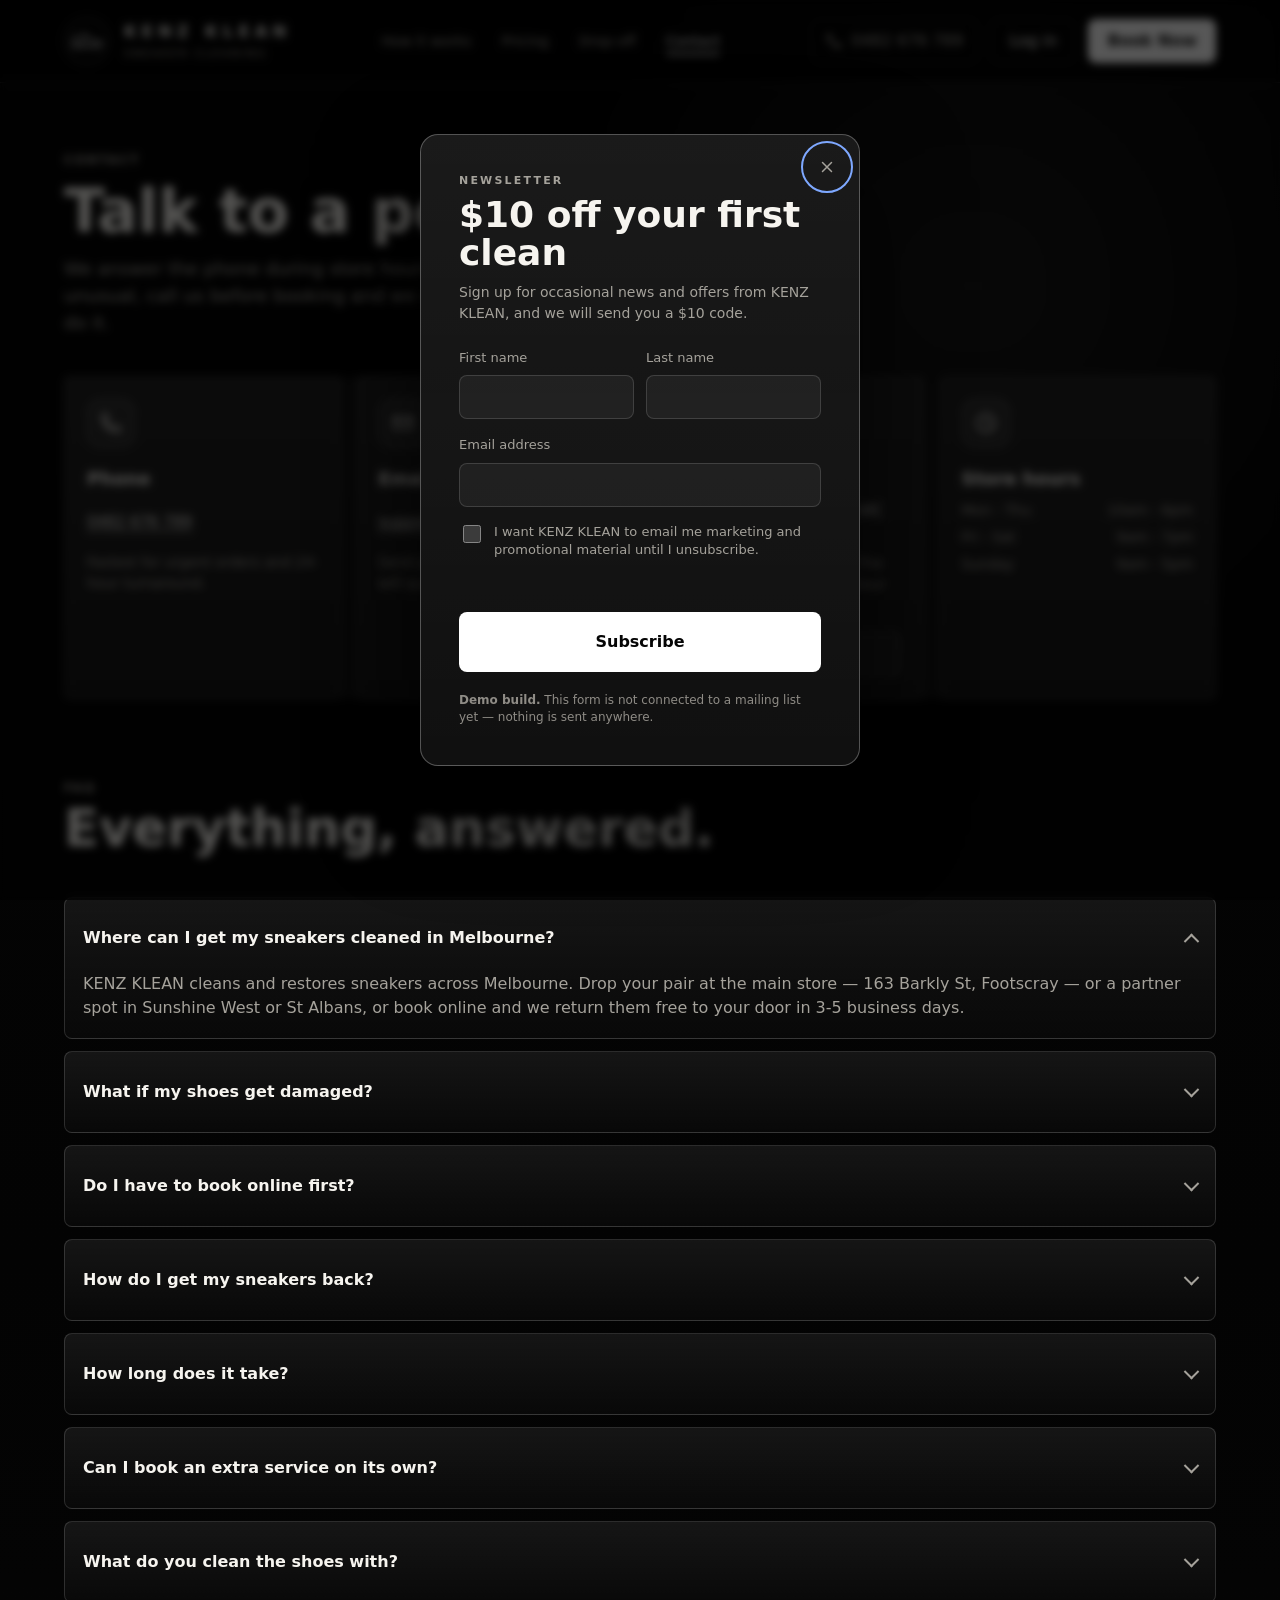
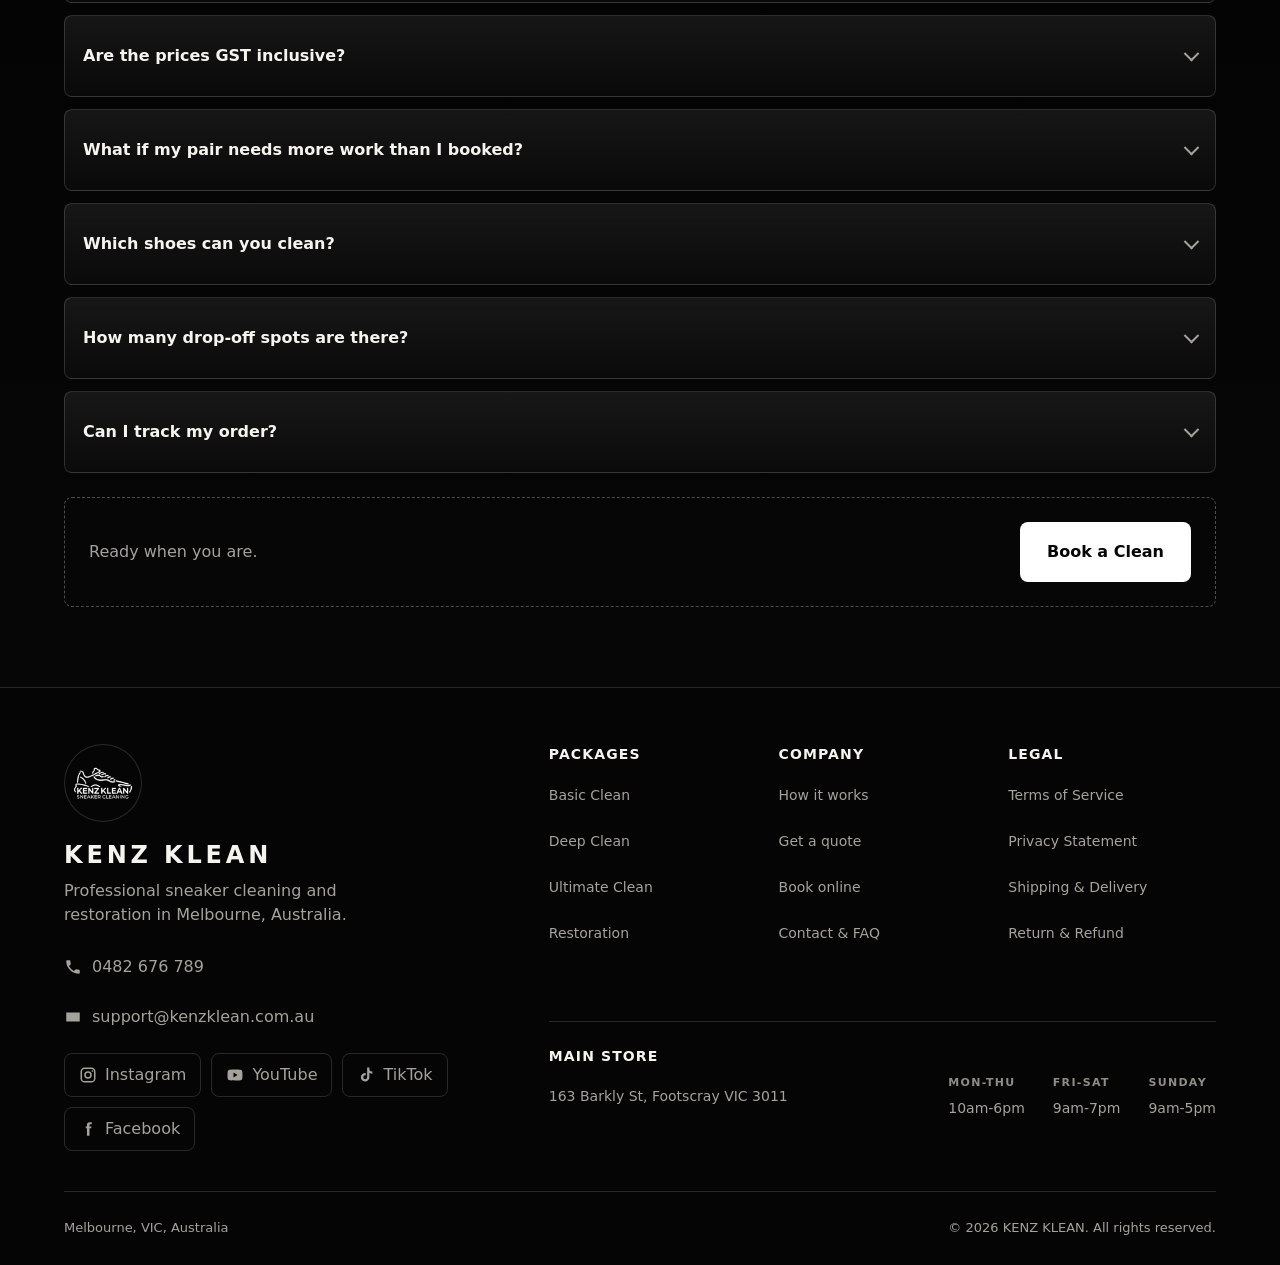
<file: contact.html>
<!doctype html>
<html lang="en">
  <head>
    <meta charset="UTF-8" />
    <meta name="viewport" content="width=device-width, initial-scale=1.0, viewport-fit=cover" />
    <meta
      name="description"
      content="Contact KENZ KLEAN in Melbourne — phone 0482 676 789, email, main store at 163 Barkly St Footscray, and answers to every question about our eco-friendly sneaker cleaning and restoration service."
    />
    <title>Contact &amp; FAQ | KENZ KLEAN Sneaker Cleaning Melbourne</title>
    <link rel="canonical" href="https://www.kenzklean.com.au/contact.html" />
    <meta name="robots" content="index, follow" />
    <meta property="og:type" content="website" />
    <meta property="og:site_name" content="KENZ KLEAN" />
    <meta property="og:title" content="Contact &amp; FAQ | KENZ KLEAN Sneaker Cleaning Melbourne" />
    <meta property="og:description" content="Phone, email and main store address for KENZ KLEAN, plus answers on pricing, turnaround, the damage guarantee and how drop-off works." />
    <meta property="og:url" content="https://www.kenzklean.com.au/contact.html" />
    <meta property="og:image" content="https://www.kenzklean.com.au/img/after-1440.avif" />
    <meta property="og:locale" content="en_AU" />
    <link rel="stylesheet" href="styles.css" />
  </head>
  <body>
    <a class="skip-link" href="#main">Skip to content</a>

    <header class="site-header">
      <a class="brand" href="index.html" aria-label="KENZ KLEAN home">
        <span class="brand-logo-wrap">
          <img class="brand-logo" src="img/logo-96.png" alt="" width="34" height="34" />
        </span>
        <span>
          <strong>KENZ KLEAN</strong>
          <small>Sneaker Cleaning</small>
        </span>
      </a>

      <nav class="desktop-nav" aria-label="Primary">
        <a href="index.html#process">How it works</a>
        <a href="index.html#services">Pricing</a>
        <a href="index.html#spots">Drop-off</a>
        <a href="contact.html" aria-current="page">Contact</a>
      </nav>

      <div class="header-actions">
        <a class="ghost-button icon-button" href="tel:+61482676789" aria-label="Call KENZ KLEAN on 0482 676 789">
          <svg viewBox="0 0 24 24" aria-hidden="true" focusable="false">
            <path d="M6.6 10.8a15.1 15.1 0 0 0 6.6 6.6l2.2-2.2a1 1 0 0 1 1-.24 11.4 11.4 0 0 0 3.6.58 1 1 0 0 1 1 1V20a1 1 0 0 1-1 1A17 17 0 0 1 3 4a1 1 0 0 1 1-1h3.5a1 1 0 0 1 1 1 11.4 11.4 0 0 0 .58 3.6 1 1 0 0 1-.25 1Z" />
          </svg>
          <span class="phone-label">0482 676 789</span>
        </a>
        <span data-account-slot></span>
        <a class="primary-button" href="booking.html">Book Now</a>
      </div>
    </header>

    <main id="contact" class="contact-shell">
      <section class="contact-intro" aria-labelledby="contact-title">
        <span class="panel-label">Contact</span>
        <h1 id="contact-title">Talk to a person.</h1>
        <p>
          We answer the phone during store hours. If your pair needs something unusual, call us
          before booking and we will tell you honestly whether we can do it.
        </p>
      </section>

      <section class="contact-grid" aria-label="Ways to reach KENZ KLEAN">
        <article class="contact-card">
          <span class="step-icon">
            <svg class="icon" viewBox="0 0 24 24" aria-hidden="true" focusable="false">
              <path d="M6.6 10.8a15.1 15.1 0 0 0 6.6 6.6l2.2-2.2a1 1 0 0 1 1-.24 11.4 11.4 0 0 0 3.6.58 1 1 0 0 1 1 1V20a1 1 0 0 1-1 1A17 17 0 0 1 3 4a1 1 0 0 1 1-1h3.5a1 1 0 0 1 1 1 11.4 11.4 0 0 0 .58 3.6 1 1 0 0 1-.25 1Z" />
            </svg>
          </span>
          <strong>Phone</strong>
          <a class="contact-value" href="tel:+61482676789">0482 676 789</a>
          <p>Fastest for urgent orders and 24-hour turnaround.</p>
        </article>

        <article class="contact-card">
          <span class="step-icon">
            <svg class="icon" viewBox="0 0 24 24" aria-hidden="true" focusable="false">
              <path d="M3 6h18v12H3z" />
              <path d="m3 7 9 6 9-6" />
            </svg>
          </span>
          <strong>Email</strong>
          <a class="contact-value" href="mailto:support@kenzklean.com.au">support@kenzklean.com.au</a>
          <p>Send photos of your pair and we will quote before you book.</p>
        </article>

        <article class="contact-card">
          <span class="step-icon">
            <svg class="icon" viewBox="0 0 24 24" aria-hidden="true" focusable="false">
              <path d="M12 21c4.2-4 6.5-7 6.5-10a6.5 6.5 0 1 0-13 0c0 3 2.3 6 6.5 10Z" />
              <circle cx="12" cy="11" r="2.4" />
            </svg>
          </span>
          <strong>Main store</strong>
          <span class="contact-value">163 Barkly St, Footscray VIC 3011</span>
          <p>Inside Kenzo Barber Crew. The only spot that handles 24-hour orders.</p>
          <a
            class="secondary-button"
            href="https://www.google.com/maps/search/?api=1&amp;query=163%20Barkly%20St%2C%20Footscray%20VIC%203011"
            target="_blank"
            rel="noreferrer"
          >
            Get directions
          </a>
        </article>

        <article class="contact-card">
          <span class="step-icon">
            <svg class="icon" viewBox="0 0 24 24" aria-hidden="true" focusable="false">
              <circle cx="12" cy="12" r="9" />
              <path d="M12 7v5.2l3.4 2" />
            </svg>
          </span>
          <strong>Store hours</strong>
          <ul class="hours-list">
            <li><span>Mon - Thu</span><span>10am - 6pm</span></li>
            <li><span>Fri - Sat</span><span>9am - 7pm</span></li>
            <li><span>Sunday</span><span>9am - 5pm</span></li>
          </ul>
        </article>
      </section>

      <section class="content-section faq-full" aria-labelledby="faq-all-title">
        <div class="section-heading">
          <span class="panel-label">FAQ</span>
          <h2 id="faq-all-title">Everything, answered.</h2>
        </div>

        <div class="faq-grid" data-accordion>
          <details open>
            <summary>Where can I get my sneakers cleaned in Melbourne?</summary>
            <p>
              KENZ KLEAN cleans and restores sneakers across Melbourne. Drop your pair at the main
              store — 163 Barkly St, Footscray — or a partner spot in Sunshine West or St Albans, or
              book online and we return them free to your door in 3-5 business days.
            </p>
          </details>
          <details>
            <summary>What if my shoes get damaged?</summary>
            <p>
              They are covered by our damage guarantee. Every pair is photographed the moment we
              receive it and again when it is finished, cleaned to the material by hand, and if we
              damage your sneakers we make it right. Nothing is rushed and nothing is guessed at.
            </p>
          </details>
          <details>
            <summary>Do I have to book online first?</summary>
            <p>
              No. Turn up at any drop-off spot and scan the QR code on the box to register your
              shoes and pick a service on the spot. Booking online first means your order is
              already waiting when you arrive, and it creates your account so you can track it.
            </p>
          </details>
          <details>
            <summary>How do I get my sneakers back?</summary>
            <p>
              Standard and express orders are returned to your front door for free. The 24-hour
              turnaround is the exception: those must be dropped off and picked up at the main
              store in Footscray.
            </p>
          </details>
          <details>
            <summary>How long does it take?</summary>
            <p>
              Standard turnaround is 3-5 business days. Express is 2-3 business days for $10 per
              pair. A 24-hour return is $20 per pair, main store only.
            </p>
          </details>
          <details>
            <summary>Can I book an extra service on its own?</summary>
            <p>
              No. Sole protection, yellow sole whitening, reglue and full repaint only apply with a
              main cleaning service. Restoration already includes repainting, regluing and yellow
              sole whitening, so you are never charged for them twice.
            </p>
          </details>
          <details>
            <summary>What do you clean the shoes with?</summary>
            <p>
              Eco-friendly, baby-safe products. Each material — leather, mesh, suede, nubuck,
              canvas — gets a treatment matched to it.
            </p>
          </details>
          <details>
            <summary>Are the prices GST inclusive?</summary>
            <p>
              Yes. Every price shown includes GST, so the total you see is the total you pay. There
              is no tax added at checkout.
            </p>
          </details>
          <details>
            <summary>What if my pair needs more work than I booked?</summary>
            <p>
              We inspect every pair before touching it. If it needs work beyond what you booked, we
              contact you for approval before doing anything and before charging anything.
            </p>
          </details>
          <details>
            <summary>Which shoes can you clean?</summary>
            <p>
              Sneakers in leather, mesh, suede, nubuck and canvas. If you are unsure about a
              delicate or rare pair, email us a photo first and we will tell you honestly.
            </p>
          </details>
          <details>
            <summary>How many drop-off spots are there?</summary>
            <p>
              Ten across Melbourne. Four are published on the site — call us on 0482 676 789 and we
              will point you at the closest one.
            </p>
          </details>
          <details>
            <summary>Can I track my order?</summary>
            <p>
              Yes. Sign in to your account to see the status of every pair, from drop-off through
              cleaning and quality check to return delivery.
            </p>
          </details>
        </div>

        <div class="faq-more">
          <p>Ready when you are.</p>
          <a class="primary-button large" href="booking.html">Book a Clean</a>
        </div>
      </section>
    </main>

    <footer class="site-footer">
      <div class="footer-brand">
        <img class="footer-logo" src="img/logo-96.png" alt="" width="78" height="78" loading="lazy" />
        <h2>KENZ KLEAN</h2>
        <p>Professional sneaker cleaning and restoration in Melbourne, Australia.</p>
        <ul class="contact-list">
          <li>
            <svg viewBox="0 0 24 24" aria-hidden="true" focusable="false">
              <path d="M6.6 10.8a15.1 15.1 0 0 0 6.6 6.6l2.2-2.2a1 1 0 0 1 1-.24 11.4 11.4 0 0 0 3.6.58 1 1 0 0 1 1 1V20a1 1 0 0 1-1 1A17 17 0 0 1 3 4a1 1 0 0 1 1-1h3.5a1 1 0 0 1 1 1 11.4 11.4 0 0 0 .58 3.6 1 1 0 0 1-.25 1Z" />
            </svg>
            <a href="tel:+61482676789">0482 676 789</a>
          </li>
          <li>
            <svg viewBox="0 0 24 24" aria-hidden="true" focusable="false">
              <path d="M3 6h18v12H3z" />
              <path d="m3 7 9 6 9-6" />
            </svg>
            <a href="mailto:support@kenzklean.com.au">support@kenzklean.com.au</a>
          </li>
        </ul>
        <div class="social-links">
          <a href="https://instagram.com/kenzklean" target="_blank" rel="noreferrer">
            <svg viewBox="0 0 24 24" aria-hidden="true" focusable="false">
              <path d="M7.5 2h9A5.5 5.5 0 0 1 22 7.5v9A5.5 5.5 0 0 1 16.5 22h-9A5.5 5.5 0 0 1 2 16.5v-9A5.5 5.5 0 0 1 7.5 2Zm0 2A3.5 3.5 0 0 0 4 7.5v9A3.5 3.5 0 0 0 7.5 20h9a3.5 3.5 0 0 0 3.5-3.5v-9A3.5 3.5 0 0 0 16.5 4ZM12 7a5 5 0 1 1 0 10 5 5 0 0 1 0-10Zm0 2a3 3 0 1 0 0 6 3 3 0 0 0 0-6Zm5.8-3.3a1.1 1.1 0 1 1 0 2.2 1.1 1.1 0 0 1 0-2.2Z" />
            </svg>
            Instagram
          </a>
          <a href="https://youtube.com/@kenzklean" target="_blank" rel="noreferrer">
            <svg viewBox="0 0 24 24" aria-hidden="true" focusable="false">
              <path d="M22 12s0-3.5-.45-5.16a2.6 2.6 0 0 0-1.83-1.84C18.06 4.5 12 4.5 12 4.5s-6.06 0-7.72.5A2.6 2.6 0 0 0 2.45 6.84C2 8.5 2 12 2 12s0 3.5.45 5.16a2.6 2.6 0 0 0 1.83 1.84c1.66.5 7.72.5 7.72.5s6.06 0 7.72-.5a2.6 2.6 0 0 0 1.83-1.84C22 15.5 22 12 22 12ZM10 15.2V8.8l5.4 3.2Z" />
            </svg>
            YouTube
          </a>
          <a href="https://tiktok.com/@kenzklean" target="_blank" rel="noreferrer">
            <svg viewBox="0 0 24 24" aria-hidden="true" focusable="false">
              <path d="M16.5 2h-3v13a2.6 2.6 0 1 1-2.6-2.6c.24 0 .47.03.7.1V9.4a5.7 5.7 0 1 0 4.9 5.63V8.9a6.4 6.4 0 0 0 4 1.37V7.2a3.6 3.6 0 0 1-4-3.6V2Z" />
            </svg>
            TikTok
          </a>
          <a href="https://facebook.com/kenzklean" target="_blank" rel="noreferrer">
            <svg viewBox="0 0 24 24" aria-hidden="true" focusable="false">
              <path d="M14 8.5V7c0-.8.2-1.2 1.3-1.2H17V3h-2.6C11.6 3 10.6 4.4 10.6 7v1.5H9V11h1.6v10H14V11h2.3l.3-2.5Z" />
            </svg>
            Facebook
          </a>
        </div>
      </div>

      <div class="footer-columns">
        <div>
          <h3>Packages</h3>
          <a href="index.html#services">Basic Clean</a>
          <a href="index.html#services">Deep Clean</a>
          <a href="index.html#services">Ultimate Clean</a>
          <a href="index.html#services">Restoration</a>
        </div>
        <div>
          <h3>Company</h3>
          <a href="index.html#process">How it works</a>
          <a href="index.html#quote">Get a quote</a>
          <a href="booking.html">Book online</a>
          <a href="contact.html">Contact &amp; FAQ</a>
        </div>
        <div>
          <h3>Legal</h3>
          <a href="#">Terms of Service</a>
          <a href="#">Privacy Statement</a>
          <a href="#">Shipping &amp; Delivery</a>
          <a href="#">Return &amp; Refund</a>
        </div>

        <div class="footer-store">
          <div>
            <h3>Main store</h3>
            <a href="https://www.google.com/maps/search/?api=1&amp;query=163%20Barkly%20St%2C%20Footscray%20VIC%203011" target="_blank" rel="noreferrer">163 Barkly St, Footscray VIC 3011</a>
          </div>
          <dl class="footer-hours">
            <div><dt>Mon-Thu</dt><dd>10am-6pm</dd></div>
            <div><dt>Fri-Sat</dt><dd>9am-7pm</dd></div>
            <div><dt>Sunday</dt><dd>9am-5pm</dd></div>
          </dl>
        </div>
      </div>

      <div class="footer-bottom">
        <span>Melbourne, VIC, Australia</span>
        <span>&copy; 2026 KENZ KLEAN. All rights reserved.</span>
      </div>
    </footer>

    <nav class="mobile-nav" aria-label="Mobile">
      <a href="index.html">Home</a>
      <a href="index.html#services">Pricing</a>
      <a href="booking.html">Book</a>
      <a href="index.html#spots">Drop-off</a>
      <a href="tracking.html">Account</a>
    </nav>
    <script src="data.js"></script>
    <script src="auth.js"></script>
    <script src="chrome.js"></script>
    <script src="disclosure.js"></script>
    <script src="buttons.js"></script>

    <!--
      The $10-off popup. See promo.js: it is deliberately late, one-shot, and NOT yet connected
      to a mailing list. The consent checkbox ships unchecked because the Spam Act 2003 requires
      consent to be given rather than assumed.
    -->
    <dialog class="promo" data-promo aria-labelledby="promo-title">
      <button class="promo-close" type="button" data-promo-close aria-label="Close">
        <svg viewBox="0 0 24 24" aria-hidden="true" focusable="false">
          <path d="m6 6 12 12M18 6 6 18" />
        </svg>
      </button>

      <div data-promo-form-view>
        <p class="promo-eyebrow">Newsletter</p>
        <h2 id="promo-title">$10 off your first clean</h2>
        <p class="promo-lede">
          Sign up for occasional news and offers from KENZ KLEAN, and we will send you a $10 code.
        </p>

        <form class="promo-form" data-promo-form novalidate>
          <div class="promo-names">
            <label for="promo-first">
              First name
              <input id="promo-first" name="firstName" type="text" autocomplete="given-name" />
            </label>
            <label for="promo-last">
              Last name
              <input id="promo-last" name="lastName" type="text" autocomplete="family-name" />
            </label>
          </div>

          <label for="promo-email">
            Email address
            <input id="promo-email" name="email" type="email" autocomplete="email" required />
          </label>

          <label class="promo-consent" for="promo-consent">
            <input id="promo-consent" name="consent" type="checkbox" />
            <span>I want KENZ KLEAN to email me marketing and promotional material until I unsubscribe.</span>
          </label>

          <p class="lookup-error" role="alert" data-promo-error></p>

          <button class="primary-button large full" type="submit">Subscribe</button>
        </form>

        <p class="promo-note">
          <strong>Demo build.</strong> This form is not connected to a mailing list yet — nothing
          is sent anywhere.
        </p>
      </div>

      <div class="promo-done" data-promo-done hidden>
        <span class="promo-tick" aria-hidden="true">
          <svg viewBox="0 0 24 24" focusable="false">
            <path d="m5 12.5 4.5 4.5L19 7" />
          </svg>
        </span>
        <h2>You are on the list.</h2>
        <p>Your $10 code is on its way. It applies to your first clean, on any package.</p>
        <button class="secondary-button large full" type="button" data-promo-done-close>Close</button>
      </div>
    </dialog>

    <script src="promo.js"></script>
  </body>
</html>
</file>
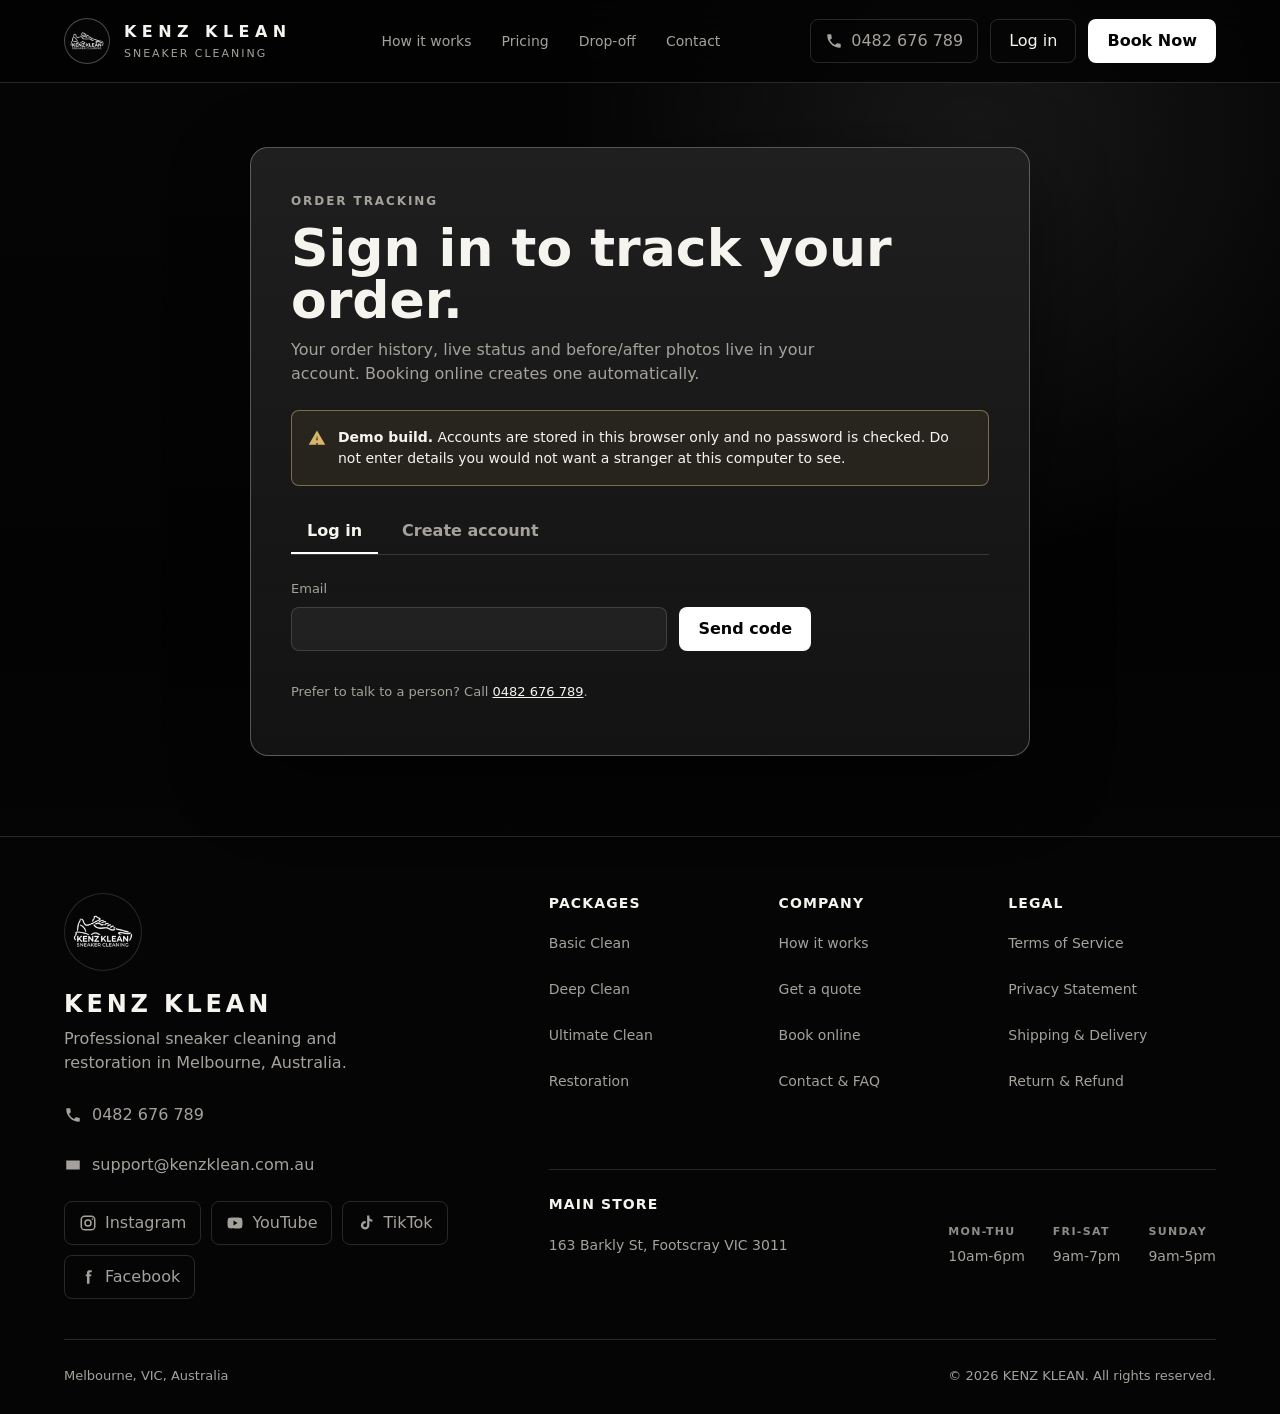
<file: tracking.html>
<!doctype html>
<html lang="en">
  <head>
    <meta charset="UTF-8" />
    <meta name="viewport" content="width=device-width, initial-scale=1.0, viewport-fit=cover" />
    <meta name="description" content="Sign in to track your KENZ KLEAN sneaker cleaning order." />
    <title>My Orders | KENZ KLEAN</title>
    <link rel="canonical" href="https://www.kenzklean.com.au/tracking.html" />
    <!-- A personal, login-gated utility page — no search value, keep it out of the index. -->
    <meta name="robots" content="noindex, follow" />
    <link rel="stylesheet" href="styles.css" />
  </head>
  <body>
    <a class="skip-link" href="#main">Skip to content</a>

    <header class="site-header">
      <a class="brand" href="index.html" aria-label="KENZ KLEAN home">
        <span class="brand-logo-wrap">
          <img class="brand-logo" src="img/logo-96.png" alt="" width="34" height="34" />
        </span>
        <span>
          <strong>KENZ KLEAN</strong>
          <small>Sneaker Cleaning</small>
        </span>
      </a>

      <nav class="desktop-nav" aria-label="Primary">
        <a href="index.html#process">How it works</a>
        <a href="index.html#services">Pricing</a>
        <a href="index.html#spots">Drop-off</a>
        <a href="contact.html">Contact</a>
      </nav>

      <div class="header-actions">
        <a class="ghost-button icon-button" href="tel:+61482676789" aria-label="Call KENZ KLEAN on 0482 676 789">
          <svg viewBox="0 0 24 24" aria-hidden="true" focusable="false">
            <path d="M6.6 10.8a15.1 15.1 0 0 0 6.6 6.6l2.2-2.2a1 1 0 0 1 1-.24 11.4 11.4 0 0 0 3.6.58 1 1 0 0 1 1 1V20a1 1 0 0 1-1 1A17 17 0 0 1 3 4a1 1 0 0 1 1-1h3.5a1 1 0 0 1 1 1 11.4 11.4 0 0 0 .58 3.6 1 1 0 0 1-.25 1Z" />
          </svg>
          <span class="phone-label">0482 676 789</span>
        </a>
        <span data-account-slot></span>
        <a class="primary-button" href="booking.html">Book Now</a>
      </div>
    </header>

    <main id="account" class="tracking-shell">
      <!-- Signed out -->
      <section class="auth-gate" data-gate aria-labelledby="gate-title">
        <span class="panel-label">Order tracking</span>
        <h1 id="gate-title">Sign in to track your order.</h1>
        <p>
          Your order history, live status and before/after photos live in your account. Booking
          online creates one automatically.
        </p>

        <div class="demo-warning">
          <svg viewBox="0 0 24 24" aria-hidden="true" focusable="false">
            <path d="M12 2 1 21h22L12 2Zm0 6 1 7h-2l1-7Zm0 10.5a1.2 1.2 0 1 1 0 2.4 1.2 1.2 0 0 1 0-2.4Z" />
          </svg>
          <p>
            <strong>Demo build.</strong> Accounts are stored in this browser only and no password
            is checked. Do not enter details you would not want a stranger at this computer to see.
          </p>
        </div>

        <div class="tabs" role="tablist" aria-label="Sign in or create an account">
          <button
            class="tab"
            type="button"
            role="tab"
            id="tab-login"
            aria-controls="panel-login"
            aria-selected="true"
            data-tab="login"
          >
            Log in
          </button>
          <button
            class="tab"
            type="button"
            role="tab"
            id="tab-register"
            aria-controls="panel-register"
            aria-selected="false"
            data-tab="register"
          >
            Create account
          </button>
        </div>

        <!-- Log in -->
        <div class="tab-panel" id="panel-login" role="tabpanel" aria-labelledby="tab-login" data-panel="login">
          <form class="auth-form" data-login-form novalidate>
            <label for="login-email">
              Email
              <input id="login-email" name="email" type="email" autocomplete="email" required />
            </label>
            <button class="primary-button" type="submit" data-send-code>Send code</button>
          </form>

          <div class="code-step" data-code-step hidden>
            <p class="demo-code">
              Your code is <strong data-demo-code>000000</strong>
              <span>A real build texts this to you. There is no backend here, so we show it.</span>
            </p>
            <form class="auth-form" data-code-form novalidate>
              <label for="login-code">
                6-digit code
                <input
                  id="login-code"
                  name="code"
                  type="text"
                  inputmode="numeric"
                  maxlength="6"
                  autocomplete="one-time-code"
                  required
                />
              </label>
              <button class="primary-button" type="submit">Verify &amp; sign in</button>
            </form>
          </div>

          <p class="lookup-error" role="alert" data-login-error></p>
        </div>

        <!-- Register -->
        <div class="tab-panel" id="panel-register" role="tabpanel" aria-labelledby="tab-register" data-panel="register" hidden>
          <form class="auth-form stacked" data-register-form novalidate>
            <label for="reg-name">
              Full name
              <input id="reg-name" name="fullName" type="text" autocomplete="name" required />
              <span class="field-error" data-error-for="fullName"></span>
            </label>
            <label for="reg-email">
              Email
              <input id="reg-email" name="email" type="email" autocomplete="email" required />
              <span class="field-error" data-error-for="email"></span>
            </label>
            <label for="reg-mobile">
              Mobile number
              <input id="reg-mobile" name="mobile" type="tel" autocomplete="tel" placeholder="04XX XXX XXX" required />
              <span class="field-error" data-error-for="mobile"></span>
            </label>
            <button class="primary-button" type="submit">Create account</button>
          </form>
          <p class="lookup-error" role="alert" data-register-error></p>
        </div>

        <p class="fineprint">
          Prefer to talk to a person? Call <a href="tel:+61482676789">0482 676 789</a>.
        </p>
      </section>

      <!-- Signed in -->
      <section class="account-panel" data-account hidden aria-labelledby="account-title" tabindex="-1">
        <div class="account-head">
          <div>
            <span class="panel-label">My orders</span>
            <h1 id="account-title" data-greeting>Welcome back.</h1>
          </div>
          <button class="secondary-button" type="button" data-sign-out>Sign out</button>
        </div>

        <div class="empty-state" data-empty hidden>
          <p>You have no orders yet.</p>
          <a class="primary-button large" href="booking.html">Book your first clean</a>
        </div>

        <ul class="order-list" data-order-list></ul>

        <section class="tracking-result" data-result hidden aria-labelledby="result-title">
          <div class="result-head">
            <div>
              <span class="panel-label">Order</span>
              <h2 id="result-title" data-result-code>KK-00000</h2>
            </div>
            <span class="status-pill">
              <span class="status-dot" aria-hidden="true"></span>
              <span data-result-status-text>Awaiting drop-off</span>
            </span>
          </div>

          <dl class="review-list" data-result-details></dl>

          <h3 class="timeline-title">Progress</h3>
          <ol class="timeline" data-timeline></ol>

          <p class="fineprint">
            Statuses update as your order moves through the workshop. You will get an SMS at each
            major step.
          </p>
        </section>
      </section>
    </main>

    <footer class="site-footer">
      <div class="footer-brand">
        <img class="footer-logo" src="img/logo-96.png" alt="" width="78" height="78" loading="lazy" />
        <h2>KENZ KLEAN</h2>
        <p>Professional sneaker cleaning and restoration in Melbourne, Australia.</p>
        <ul class="contact-list">
          <li>
            <svg viewBox="0 0 24 24" aria-hidden="true" focusable="false">
              <path d="M6.6 10.8a15.1 15.1 0 0 0 6.6 6.6l2.2-2.2a1 1 0 0 1 1-.24 11.4 11.4 0 0 0 3.6.58 1 1 0 0 1 1 1V20a1 1 0 0 1-1 1A17 17 0 0 1 3 4a1 1 0 0 1 1-1h3.5a1 1 0 0 1 1 1 11.4 11.4 0 0 0 .58 3.6 1 1 0 0 1-.25 1Z" />
            </svg>
            <a href="tel:+61482676789">0482 676 789</a>
          </li>
          <li>
            <svg viewBox="0 0 24 24" aria-hidden="true" focusable="false">
              <path d="M3 6h18v12H3z" />
              <path d="m3 7 9 6 9-6" />
            </svg>
            <a href="mailto:support@kenzklean.com.au">support@kenzklean.com.au</a>
          </li>
        </ul>
        <div class="social-links">
          <a href="https://instagram.com/kenzklean" target="_blank" rel="noreferrer">
            <svg viewBox="0 0 24 24" aria-hidden="true" focusable="false">
              <path d="M7.5 2h9A5.5 5.5 0 0 1 22 7.5v9A5.5 5.5 0 0 1 16.5 22h-9A5.5 5.5 0 0 1 2 16.5v-9A5.5 5.5 0 0 1 7.5 2Zm0 2A3.5 3.5 0 0 0 4 7.5v9A3.5 3.5 0 0 0 7.5 20h9a3.5 3.5 0 0 0 3.5-3.5v-9A3.5 3.5 0 0 0 16.5 4ZM12 7a5 5 0 1 1 0 10 5 5 0 0 1 0-10Zm0 2a3 3 0 1 0 0 6 3 3 0 0 0 0-6Zm5.8-3.3a1.1 1.1 0 1 1 0 2.2 1.1 1.1 0 0 1 0-2.2Z" />
            </svg>
            Instagram
          </a>
          <a href="https://youtube.com/@kenzklean" target="_blank" rel="noreferrer">
            <svg viewBox="0 0 24 24" aria-hidden="true" focusable="false">
              <path d="M22 12s0-3.5-.45-5.16a2.6 2.6 0 0 0-1.83-1.84C18.06 4.5 12 4.5 12 4.5s-6.06 0-7.72.5A2.6 2.6 0 0 0 2.45 6.84C2 8.5 2 12 2 12s0 3.5.45 5.16a2.6 2.6 0 0 0 1.83 1.84c1.66.5 7.72.5 7.72.5s6.06 0 7.72-.5a2.6 2.6 0 0 0 1.83-1.84C22 15.5 22 12 22 12ZM10 15.2V8.8l5.4 3.2Z" />
            </svg>
            YouTube
          </a>
          <a href="https://tiktok.com/@kenzklean" target="_blank" rel="noreferrer">
            <svg viewBox="0 0 24 24" aria-hidden="true" focusable="false">
              <path d="M16.5 2h-3v13a2.6 2.6 0 1 1-2.6-2.6c.24 0 .47.03.7.1V9.4a5.7 5.7 0 1 0 4.9 5.63V8.9a6.4 6.4 0 0 0 4 1.37V7.2a3.6 3.6 0 0 1-4-3.6V2Z" />
            </svg>
            TikTok
          </a>
          <a href="https://facebook.com/kenzklean" target="_blank" rel="noreferrer">
            <svg viewBox="0 0 24 24" aria-hidden="true" focusable="false">
              <path d="M14 8.5V7c0-.8.2-1.2 1.3-1.2H17V3h-2.6C11.6 3 10.6 4.4 10.6 7v1.5H9V11h1.6v10H14V11h2.3l.3-2.5Z" />
            </svg>
            Facebook
          </a>
        </div>
      </div>

      <div class="footer-columns">
        <div>
          <h3>Packages</h3>
          <a href="index.html#services">Basic Clean</a>
          <a href="index.html#services">Deep Clean</a>
          <a href="index.html#services">Ultimate Clean</a>
          <a href="index.html#services">Restoration</a>
        </div>
        <div>
          <h3>Company</h3>
          <a href="index.html#process">How it works</a>
          <a href="index.html#quote">Get a quote</a>
          <a href="booking.html">Book online</a>
          <a href="contact.html">Contact &amp; FAQ</a>
        </div>
        <div>
          <h3>Legal</h3>
          <a href="#">Terms of Service</a>
          <a href="#">Privacy Statement</a>
          <a href="#">Shipping &amp; Delivery</a>
          <a href="#">Return &amp; Refund</a>
        </div>

        <div class="footer-store">
          <div>
            <h3>Main store</h3>
            <a href="https://www.google.com/maps/search/?api=1&amp;query=163%20Barkly%20St%2C%20Footscray%20VIC%203011" target="_blank" rel="noreferrer">163 Barkly St, Footscray VIC 3011</a>
          </div>
          <dl class="footer-hours">
            <div><dt>Mon-Thu</dt><dd>10am-6pm</dd></div>
            <div><dt>Fri-Sat</dt><dd>9am-7pm</dd></div>
            <div><dt>Sunday</dt><dd>9am-5pm</dd></div>
          </dl>
        </div>
      </div>

      <div class="footer-bottom">
        <span>Melbourne, VIC, Australia</span>
        <span>&copy; 2026 KENZ KLEAN. All rights reserved.</span>
      </div>
    </footer>

    <nav class="mobile-nav" aria-label="Mobile">
      <a href="index.html">Home</a>
      <a href="index.html#services">Pricing</a>
      <a href="booking.html">Book</a>
      <a href="index.html#spots">Drop-off</a>
      <a href="tracking.html" aria-current="page">Account</a>
    </nav>
    <script src="data.js"></script>
    <script src="auth.js"></script>
    <script src="chrome.js"></script>
    <script src="tracking.js"></script>
    <script src="buttons.js"></script>
  </body>
</html>
</file>
<file: styles.css>
:root {
  --bg: #030303;
  --panel: #111111;
  --panel-2: #171717;
  --line: rgba(255, 255, 255, 0.14);
  --line-strong: rgba(255, 255, 255, 0.28);
  /* Alternating content bands. Solid, not an alpha tint: a few percent of white over
     near-black moves the value by ~7/255 and reads as no change at all. */
  --band: #121212;
  --text: #f6f4ef;
  --muted: #a5a29b;
  /* Kept above 4.5:1 against --bg so fine print stays legible. */
  --fineprint: #8f8c86;
  --white: #ffffff;
  --green: #7ee0a1;
  --amber: #d8b66a;
  --red: #f08a8a;
  --focus: #7ea8ff;
  --shadow: 0 24px 80px rgba(0, 0, 0, 0.48);
  --radius: 8px;
  --tap: 44px;
  color-scheme: dark;
}

* {
  box-sizing: border-box;
}

/**
 * `scroll-behavior: smooth` on the scroller fights ScrollTrigger, which sets scroll position
 * directly when it refreshes. Anchor links get their smoothing from a click handler instead.
 */

body {
  margin: 0;
  background:
    radial-gradient(circle at 76% 10%, rgba(255, 255, 255, 0.08), transparent 26rem),
    linear-gradient(180deg, #050505 0%, #030303 44%, #080808 100%);
  color: var(--text);
  font-family: Inter, ui-sans-serif, system-ui, -apple-system, BlinkMacSystemFont, "Segoe UI", sans-serif;
  line-height: 1.5;
}

a {
  color: inherit;
  text-decoration: none;
}

button,
input,
select,
textarea {
  font: inherit;
}

button {
  cursor: pointer;
}

svg {
  width: 18px;
  height: 18px;
  fill: currentColor;
  flex: none;
}

/* One family, one stroke width, so the icon set reads as a set. */
.icon {
  width: 24px;
  height: 24px;
  fill: none;
  stroke: currentColor;
  stroke-width: 1.6;
  stroke-linecap: round;
  stroke-linejoin: round;
}

/* Every interactive element gets a visible ring; nothing removes the outline. */
:focus-visible {
  outline: 2px solid var(--focus);
  outline-offset: 2px;
  border-radius: 4px;
}

.skip-link {
  position: absolute;
  left: 12px;
  top: -60px;
  z-index: 60;
  padding: 12px 18px;
  border-radius: var(--radius);
  background: var(--white);
  color: #050505;
  font-weight: 700;
  transition: top 140ms ease;
}

.skip-link:focus {
  top: 12px;
}

.visually-hidden {
  position: absolute;
  width: 1px;
  height: 1px;
  margin: -1px;
  padding: 0;
  overflow: hidden;
  clip-path: inset(50%);
  white-space: nowrap;
}

/* The header is sticky and 83px tall, so an anchor target would otherwise land underneath it. */
[id] {
  scroll-margin-top: 100px;
}

h1,
h2,
h3,
h4,
p {
  margin-top: 0;
}

h1 {
  margin-bottom: 22px;
  font-size: clamp(40px, 6.4vw, 78px);
  line-height: 1;
  max-width: 860px;
}

h2 {
  margin-bottom: 14px;
  font-size: clamp(30px, 4vw, 52px);
  line-height: 1.06;
}

h3 {
  margin-bottom: 0;
  font-size: 20px;
}

.eyebrow,
.panel-label {
  color: var(--muted);
  font-size: 12px;
  font-weight: 700;
  letter-spacing: 0.16em;
  text-transform: uppercase;
}

.fineprint {
  color: var(--fineprint);
  font-size: 13px;
}

.fineprint a {
  color: var(--text);
  text-decoration: underline;
}

/* ---------------- Header ---------------- */

.site-header {
  position: sticky;
  top: 0;
  z-index: 20;
  display: flex;
  align-items: center;
  justify-content: space-between;
  gap: 24px;
  padding: 18px clamp(20px, 5vw, 64px);
  padding-top: max(18px, env(safe-area-inset-top));
  background: rgba(3, 3, 3, 0.82);
  border-bottom: 1px solid var(--line);
  backdrop-filter: blur(18px);
  transition: background 220ms ease, border-color 220ms ease;
}

/* Once the page scrolls off the banner the header needs to hold its own against the content. */
.site-header.scrolled {
  background: rgba(3, 3, 3, 0.95);
  border-bottom-color: var(--line-strong);
}

.brand {
  display: inline-flex;
  align-items: center;
  gap: 14px;
  min-height: var(--tap);
  min-width: 200px;
}

.brand-logo-wrap {
  display: grid;
  width: 46px;
  height: 46px;
  place-items: center;
  border: 1px solid var(--line-strong);
  border-radius: 50%;
  background: #050505;
  overflow: hidden;
}

.brand-logo {
  width: 34px;
  height: 34px;
  object-fit: contain;
}

.brand strong {
  display: block;
  letter-spacing: 0.34em;
  font-size: 16px;
}

.brand small {
  display: block;
  margin-top: 2px;
  color: var(--muted);
  font-size: 11px;
  letter-spacing: 0.18em;
  text-transform: uppercase;
}

.desktop-nav {
  display: flex;
  align-items: center;
  gap: 22px;
  color: var(--muted);
  font-size: 14px;
}

.desktop-nav a {
  display: inline-flex;
  align-items: center;
  justify-content: center;
  min-width: var(--tap);
  min-height: var(--tap);
  padding: 0 4px;
}

.desktop-nav a {
  position: relative;
  transition: color 260ms ease;
}

.desktop-nav a::after {
  left: 4px;
  right: 4px;
  bottom: 8px;
  background: var(--white);
}

.desktop-nav a:hover,
.desktop-nav a:focus-visible,
.desktop-nav a[aria-current="page"] {
  color: var(--white);
}

/* The current page keeps its underline open instead of waiting for a hover. */
.desktop-nav a[aria-current="page"]::after {
  transform: scaleX(1);
  opacity: 1;
}

.desktop-nav a:hover::after,
.desktop-nav a:focus-visible::after {
  transform: scaleX(1);
  opacity: 1;
}

.header-actions {
  display: flex;
  align-items: center;
  gap: 12px;
}

/* ---------------- Buttons ---------------- */

/**
 * `display: inline-flex` below (0,1,0) outranks the user-agent's `[hidden] { display: none }`, so
 * setting `.hidden = true` on a button set the property and changed nothing on screen — which is
 * how "Continue" survived next to "Confirm Booking" on the last booking step. Any element whose
 * base rule sets `display` has to hand `[hidden]` back its meaning.
 */
.primary-button[hidden],
.secondary-button[hidden],
.ghost-button[hidden] {
  display: none;
}

.primary-button,
.secondary-button,
.ghost-button {
  display: inline-flex;
  min-height: var(--tap);
  align-items: center;
  justify-content: center;
  gap: 8px;
  border-radius: var(--radius);
  padding: 0 18px;
  border: 1px solid transparent;
  /* "Book Now" was breaking onto two lines inside the cramped mobile header. */
  white-space: nowrap;
  transition: transform 160ms ease, border-color 160ms ease, background 160ms ease, opacity 160ms ease;
}

.primary-button {
  background: var(--white);
  color: #050505;
  font-weight: 700;
}

.secondary-button,
.ghost-button {
  background: rgba(255, 255, 255, 0.04);
  color: var(--text);
  border-color: var(--line);
}

.ghost-button {
  background: transparent;
}

.ghost-button:hover {
  transform: translateY(-1px);
  border-color: var(--line-strong);
}

/* ---------------- Button hover choreography ---------------- */

/**
 * The second copy of every label is a `::after` fed by `data-label` — see buttons.js. Pseudo
 * content never enters `textContent` or the accessibility tree, so the label is announced once.
 * Without the script the buttons are plain text and every rule below simply has no target.
 */
/**
 * The face stretches to the button's full height on purpose. Left at its line height it sat in
 * the middle of a 52px button, so the twin parked at `top: 100%` landed *inside* the box and a
 * sliver of the second label showed through before anyone hovered.
 */
.map-pin,
.maplibregl-ctrl button {
  overflow: visible;
  background-image: none;
}

.btn-face {
  position: relative;
  align-self: stretch;
  display: grid;
  place-items: center;
  transition: transform 420ms cubic-bezier(0.22, 0.7, 0.24, 1);
}

/**
 * The label is a <span>, so any `.some-block span { ... }` rule outbids `.btn-face` on
 * specificity and repaints it. `.mobile-bar span` turned the Continue button's label into 12px
 * muted grey; `.map-popup span` did the same in the map popup. Two classes, so this wins.
 */
.primary-button .btn-face,
.secondary-button .btn-face,
.ghost-button .btn-face {
  display: grid;
  place-items: center;
  color: inherit;
  font: inherit;
  letter-spacing: inherit;
}

.btn-face::after {
  content: attr(data-label);
  position: absolute;
  left: 0;
  right: 0;
  height: 100%;
  display: grid;
  place-items: center;
  white-space: nowrap;
}

/**
 * Outlined buttons: white sweeps up from the bottom edge while the label rides out of the top
 * and its dark twin arrives from below. One transform on `.btn-face` moves both copies.
 */
.secondary-button,
.ghost-button {
  overflow: hidden;
  /* The fill interpolates black to white. Only the label moves; a swept edge fought it. */
  transition: background-color 420ms ease, border-color 300ms ease, color 300ms ease,
    opacity 160ms ease;
}

.secondary-button .btn-face::after,
.ghost-button .btn-face::after {
  top: 100%;
  color: #050505;
}

.secondary-button:hover,
.secondary-button:focus-visible,
.ghost-button:hover,
.ghost-button:focus-visible {
  /* A white border on a white fill leaves the button floating. It follows the text instead. */
  border-color: #050505;
  background-color: var(--white);
  transform: none;
}

.secondary-button:hover .btn-face,
.secondary-button:focus-visible .btn-face,
.ghost-button:hover .btn-face,
.ghost-button:focus-visible .btn-face {
  transform: translateY(-100%);
}

/**
 * Filled buttons flip on a horizontal axis, like a coin. `::after` is the back face, pre-rotated
 * so it lands upright; `backface-visibility` hides whichever side is turned away.
 */
.primary-button {
  position: relative;
  perspective: 460px;
}

/**
 * The underline starts as a 6% sliver at the centre and opens outward to both edges. scaleX on
 * a full-width bar, not an animated `width`, so it never triggers layout.
 */
.primary-button::after,
.desktop-nav a::after {
  content: "";
  position: absolute;
  height: 2px;
  border-radius: 2px;
  transform: scaleX(0.06);
  transform-origin: center;
  transition: transform 420ms cubic-bezier(0.22, 0.7, 0.24, 1), opacity 200ms ease;
  opacity: 0;
}

.primary-button::after {
  left: 18px;
  right: 18px;
  bottom: 10px;
  background: #050505;
}

/* The underline hangs a fixed distance off the bottom, but the label is centred: a taller button
   pushes the label up and away from it. Move it down by half the height gained. */
.primary-button.large::after {
  left: 24px;
  right: 24px;
  bottom: 17px;
}

.primary-button:hover::after,
.primary-button:focus-visible::after {
  transform: scaleX(1);
  opacity: 1;
}

.primary-button .btn-face {
  transform-style: preserve-3d;
  backface-visibility: hidden;
  transition: transform 520ms cubic-bezier(0.3, 0.8, 0.25, 1);
}

.primary-button .btn-face::after {
  top: 0;
  transform: rotateX(180deg);
  backface-visibility: hidden;
}

.primary-button:hover .btn-face,
.primary-button:focus-visible .btn-face {
  transform: rotateX(-180deg);
}

.primary-button:hover,
.primary-button:focus-visible {
  border-color: rgba(0, 0, 0, 0.55);
}

.primary-button:active,
.secondary-button:active,
.ghost-button:active {
  /* Opacity, not layout, so pressing never shifts surrounding content. */
  transform: none;
  opacity: 0.82;
}

button:disabled,
.primary-button:disabled,
.secondary-button:disabled {
  opacity: 0.38;
  cursor: not-allowed;
  transform: none;
}

.icon-button {
  flex: none;
  padding: 0 14px;
  color: var(--muted);
}

/**
 * It shares .ghost-button's hover, which fills the button white — but it holds an <svg>, so
 * buttons.js skips it and it has no .btn-face twin to flip to black. Painting it white on hover
 * made the phone number vanish into the fill.
 */
.icon-button:hover,
.icon-button:focus-visible {
  color: #050505;
}

.large {
  min-height: 60px;
  padding: 0 26px;
}

.full {
  width: 100%;
}

/* ---------------- Hero ---------------- */

/**
 * The banner and the copy share one grid cell, so the copy floats over the photographs.
 * Below 1100px they become two stacked rows instead: text on a solid surface, where a divider
 * running through a whole paragraph would only make it hard to read.
 *
 * The explicit `1fr` column is load-bearing. Without it the implicit column is `auto`, sized to
 * the banner's max-content width — and once `max-height` caps the banner, `aspect-ratio` makes
 * that max-content width `height x 2.082`. On a 1600x620 window the hero silently shrank to
 * 1033px wide and the copy landed on the shoes.
 */
.hero-section {
  display: grid;
  grid-template-columns: minmax(0, 1fr);
  grid-template-rows: auto auto;
}

/**
 * `width: 100%` is not redundant. For a grid item that carries an `aspect-ratio`, `justify-self:
 * normal` resolves to `start`, not `stretch` — the box shrinks to the width its ratio implies
 * from the capped height. On a 1600x620 window that left the banner 1033px wide.
 */
.hero-compare {
  grid-area: 1 / 1;
  width: 100%;
  aspect-ratio: 1443 / 693;
  max-height: 80vh;
  min-height: 460px;
  margin: 0;
  border: 0;
  border-bottom: 1px solid var(--line);
}

/**
 * The pair is centred horizontally, so the divider cuts through the shoes themselves.
 *
 * Anchored to the bottom, not the centre. When `max-height` shortens the banner, `cover` has to
 * crop somewhere: centred it eats the empty band under the shoes from both ends, and the copy
 * climbs onto the toes. Anchored to the bottom it takes the whole crop off the top, where there
 * is nothing but laces, and the band stays a constant 39% of the photo's own height.
 */
.hero-compare .compare-layer img {
  object-position: center bottom;
}

.hero-copy {
  grid-area: 1 / 1;
  position: relative;
  z-index: 1;
  /* The banner underneath is a drag surface. Only the buttons opt back in. */
  pointer-events: none;
  /**
   * A size container, so the copy can be scaled by the banner's own height in `cqh`.
   * Viewport units are the wrong ruler here: the banner is `min(width / 2.082, 80vh)`, so a
   * short wide window shrinks the empty band under the shoes while `vh` says nothing changed.
   * Reset to `normal` on mobile, where this box sizes itself from its content.
   */
  container-type: size;
}

/**
 * Both layers span the whole banner, deliberately: `inset(0 calc(100% - var(--pos)) 0 0)`
 * resolves its percentages against the element's own box, so a narrower text block would clip
 * at the wrong place. Flexbox parks the content in the empty bottom band.
 */
.hero-copy-layer {
  position: absolute;
  inset: 0;
  display: flex;
  flex-direction: column;
  justify-content: flex-end;
  align-items: flex-start;
  padding: 0 clamp(20px, 5vw, 64px) clamp(44px, 6.5cqh, 76px);
}

/* Light copy shows only over the dark "before" side; dark copy only over the white "after". */
.hero-copy-layer--on-dark {
  color: var(--white);
  clip-path: inset(0 calc(100% - var(--pos)) 0 0);
}

.hero-copy-layer--on-light {
  color: #0a0a0a;
  clip-path: inset(0 0 0 var(--pos));
}

/* The "before" backdrop is rgb(40,38,36), not near-black — --muted would fall to 3.3:1 on it. */
.hero-copy-layer--on-dark .eyebrow {
  color: #d6d3ce;
}

.hero-copy-layer--on-dark .hero-lede {
  color: #e4e1dc;
}

.hero-copy-layer--on-light .eyebrow,
.hero-copy-layer--on-light .hero-lede {
  color: #3a3a3a;
}

/**
 * The light-side twin is a <p> so the document has exactly one <h1>. It must look identical.
 *
 * The type is sized by `min(vw, vh)`, not by width alone. The copy lives in the empty band
 * below the shoes — roughly the bottom 39% of the frame — and a short, wide window shrinks that
 * band while a width-only clamp keeps the headline tall enough to climb onto the toes.
 * 24ch keeps it to two lines, which is what actually makes it fit.
 */
.hero-title-echo,
.hero-copy h1 {
  max-width: min(24ch, calc(100% - 400px));
  margin: 8px 0 12px;
  font-size: clamp(24px, min(2.9cqw, 6.2cqh), 44px);
  font-weight: 800;
  line-height: 1.02;
  letter-spacing: -0.02em;
}

/* 46ch pushed this to three lines on a 960px banner and the copy climbed onto the toes.
   68ch keeps it to two at every width the overlay layout is used at. */
.hero-lede {
  max-width: min(68ch, calc(100% - 400px));
  margin: 0;
  font-size: clamp(13px, min(1cqw, 2.1cqh), 16px);
}

/**
 * Bottom-right of the banner, on the copy's baseline. The buttons are not duplicated and not
 * clipped — duplicating them would double the tab stops and strand keyboard focus on whichever
 * copy the divider had clipped away.
 *
 * They sit on a dark plate instead. Buttons that carry their own fill invert their hierarchy as
 * the divider passes: a white primary dominates the black side and recedes on the white one,
 * while an outlined secondary does the reverse. One background, one ranking.
 */
.hero-cta {
  position: absolute;
  right: clamp(20px, 5vw, 64px);
  /* The guarantees strip hangs 32px up into the banner. Sat any lower the buttons crowd it, so
     they clear their own height again — the offset is tracked to the button, not to the banner. */
  bottom: clamp(74px, 10cqh, 108px);
  z-index: 2;
  display: flex;
  gap: 12px;
  pointer-events: auto;
}

/* No plate behind them, so each needs a fill of its own: the divider sweeps a white background
   under them and a `rgba(255,255,255,0.04)` outline button would vanish into it. */
.hero-cta .secondary-button {
  background-color: #0d0d0d;
  border-color: rgba(255, 255, 255, 0.45);
  color: var(--white);
}

/* Same specificity as `.secondary-button:hover`, but later in the file — so the rule above was
   winning on hover too, and the fill never crossfaded. */
.hero-cta .secondary-button:hover,
.hero-cta .secondary-button:focus-visible {
  background-color: var(--white);
  border-color: #050505;
}

.hero-cta .primary-button {
  border-color: rgba(0, 0, 0, 0.32);
  box-shadow: 0 10px 30px rgba(0, 0, 0, 0.3);
}

/* The pills move to the top corners, which the centred shoes leave empty. */
.hero-compare .compare-label {
  top: 16px;
  bottom: auto;
}

/* ---------------- Quote section ---------------- */

.quote-layout {
  display: grid;
  grid-template-columns: minmax(0, 1.35fr) minmax(280px, 1fr);
  gap: clamp(24px, 4vw, 56px);
  /* stretch, not start: whichever column is taller pulls the other down to meet it. */
  align-items: stretch;
}

.quick-book {
  display: grid;
  align-content: space-between;
  gap: 22px;
  padding: 26px;
  border: 1px solid var(--line-strong);
  border-radius: var(--radius);
  background: linear-gradient(180deg, rgba(255, 255, 255, 0.07), rgba(255, 255, 255, 0.02)), #0b0b0b;
}

/* In the old hero bar these fields got 122px each and clipped their own option text. */
.quick-grid {
  display: grid;
  grid-template-columns: minmax(180px, 1.4fr) 96px minmax(180px, 1.4fr);
  gap: 16px;
  align-items: end;
}

/* A grid item's automatic minimum is its min-content, and a <select>'s min-content is its widest
   option. Left alone, "Basic Clean — $49" pushed the whole quote panel 15px past a 320px screen. */
.quote-layout > *,
.quick-grid > label,
.quick-grid select,
.quick-grid input {
  min-width: 0;
}

.quick-foot {
  display: flex;
  align-items: center;
  justify-content: space-between;
  gap: 20px;
  flex-wrap: wrap;
  padding-top: 20px;
  border-top: 1px solid var(--line);
}

.quick-total {
  display: grid;
  gap: 4px;
  margin: 0;
  color: var(--muted);
  font-size: 13px;
}

.quick-total strong {
  color: var(--text);
  font-variant-numeric: tabular-nums;
  font-size: 34px;
  font-weight: 800;
  line-height: 1;
}

.quick-note {
  margin: 0;
  color: var(--fineprint);
  font-size: 12px;
}

/* Three equal rows against a stretched form: the two columns finish on the same line. */
.quote-stats {
  display: grid;
  grid-template-rows: repeat(3, minmax(0, 1fr));
  gap: 12px;
  margin: 0;
}

.quote-stats div {
  display: grid;
  align-content: center;
  padding: 20px;
  border: 1px solid var(--line);
  border-radius: var(--radius);
  background: rgba(255, 255, 255, 0.035);
}

.quote-stats dt {
  font-size: 30px;
  font-weight: 800;
  line-height: 1;
  /* The roll swaps digits every frame; proportional figures would jitter the whole card. */
  font-variant-numeric: tabular-nums;
}

.quote-stats dd {
  margin: 6px 0 0;
  color: var(--muted);
  font-size: 13px;
}


/* ---------------- Listbox ---------------- */

/**
 * A `<select>` popup is drawn by the operating system: unstyleable, unanimatable, and white.
 * select.js builds this on top of it and keeps the native element as the source of truth.
 */
.listbox {
  position: relative;
}

.listbox-native {
  position: absolute;
  width: 1px;
  height: 1px;
  min-height: 0;
  padding: 0;
  border: 0;
  opacity: 0;
  pointer-events: none;
}

.listbox-button {
  display: flex;
  align-items: center;
  justify-content: space-between;
  gap: 12px;
  width: 100%;
  min-height: var(--tap);
  padding: 0 12px;
  border: 1px solid var(--line);
  border-radius: var(--radius);
  background: rgba(255, 255, 255, 0.05);
  color: var(--text);
  text-align: left;
}

.listbox-button:hover {
  border-color: var(--line-strong);
}

.listbox-button[aria-expanded="true"] {
  border-color: var(--white);
}

.listbox-value {
  overflow: hidden;
  white-space: nowrap;
  text-overflow: ellipsis;
}

.listbox-caret {
  flex: none;
  width: 18px;
  height: 18px;
  fill: none;
  stroke: var(--muted);
  stroke-width: 2;
  stroke-linecap: round;
  stroke-linejoin: round;
  transition: transform 260ms cubic-bezier(0.22, 0.7, 0.24, 1);
}

.listbox-button[aria-expanded="true"] .listbox-caret {
  transform: rotate(180deg);
}

.listbox-list {
  position: absolute;
  top: calc(100% + 8px);
  left: 0;
  right: 0;
  z-index: 25;
  max-height: 260px;
  margin: 0;
  padding: 6px;
  overflow-y: auto;
  list-style: none;
  border: 1px solid var(--line-strong);
  border-radius: var(--radius);
  background: #0e0e0e;
  box-shadow: 0 24px 60px rgba(0, 0, 0, 0.7);
  transform-origin: top center;
}

.listbox-list[hidden] {
  display: none;
}

.listbox-option {
  padding: 11px 12px;
  border-radius: 6px;
  color: var(--muted);
  font-size: 14px;
  cursor: pointer;
}

.listbox-option.is-active {
  background: rgba(255, 255, 255, 0.08);
  color: var(--text);
}

.listbox-option.is-selected {
  color: var(--text);
  font-weight: 700;
}

.listbox-option.is-selected::after {
  content: "✓";
  float: right;
  color: var(--green);
}

/* ---------------- Form controls ---------------- */

label {
  display: grid;
  gap: 8px;
  color: var(--muted);
  font-size: 13px;
}

.optional {
  color: var(--fineprint);
}

input,
select,
textarea {
  width: 100%;
  min-height: var(--tap);
  padding: 0 12px;
  border: 1px solid var(--line);
  border-radius: var(--radius);
  background: rgba(255, 255, 255, 0.05);
  color: var(--text);
  outline: none;
}

textarea {
  min-height: 112px;
  padding-top: 12px;
  resize: vertical;
}

input:focus,
select:focus,
textarea:focus {
  border-color: var(--white);
}

input[aria-invalid="true"] {
  border-color: var(--red);
}

select option {
  color: #111;
}

.field-error {
  color: var(--red);
  font-size: 12px;
  min-height: 1em;
}

/* ---------------- Sections ---------------- */

.content-section {
  padding: 80px clamp(20px, 5vw, 64px);
}

/**
 * Content bands alternate so neighbouring sections read as separate blocks.
 * nth-of-type counts every <section> in <main>, and the hero is 1, so "How it works" lands
 * on the lighter band. Inserting or removing a section flips the whole rhythm below it.
 * The hero paints its own image and opts out.
 */
main > section:nth-of-type(even):not(.hero-section) {
  background: var(--band);
}

.section-heading {
  display: grid;
  gap: 4px;
  max-width: 720px;
  margin-bottom: 28px;
}

.section-heading p {
  color: var(--muted);
}

.step-icon {
  display: grid;
  place-items: center;
  width: 48px;
  height: 48px;
  border: 1px solid var(--line-strong);
  border-radius: 14px;
  background: rgba(255, 255, 255, 0.06);
  color: var(--text);
}

.process-grid {
  display: grid;
  grid-template-columns: repeat(5, minmax(0, 1fr));
  gap: 18px;
  margin: 0;
  padding: 0;
  list-style: none;
}

.process-grid li {
  position: relative;
  padding: 22px;
  border: 1px solid var(--line);
  border-radius: var(--radius);
  background: linear-gradient(180deg, rgba(255, 255, 255, 0.075), rgba(255, 255, 255, 0.025));
  transition: transform 220ms ease, border-color 220ms ease;
}

.process-grid li:hover {
  transform: translateY(-2px);
  border-color: var(--line-strong);
}

/**
 * Threads the five steps into one flow: a dashed line leaving one badge and an arrowhead landing
 * on the next. It runs at the badges' own centre line — 22px of padding plus half of the 48px
 * badge — so the eye reads icon → icon rather than card → card.
 *
 * The line crosses the following card, whose background would paint over it: hence the z-index,
 * and hence `li:hover` lifting into the same layer rather than sliding under its own arrow.
 *
 * --line-scale defaults to 1, so the thread is whole without JavaScript; GSAP draws it in.
 */
.process-grid {
  --step-gap: 18px;
}

.process-grid li:not(:last-child)::after {
  content: "";
  position: absolute;
  z-index: 2;
  top: 46px;
  /* Clears its own badge: 22px padding + 48px badge + 10px of air. */
  left: 80px;
  /* ...and stops 10px short of the next one. */
  width: calc(100% - 80px + var(--step-gap) + 12px);
  border-top: 1px dashed var(--line-strong);
  /* Clipped rather than scaled: scaleX stretched the dashes as the line drew itself. */
  clip-path: inset(0 calc((1 - var(--line-scale, 1)) * 100%) 0 0);
}

.process-grid li:not(:last-child)::before {
  content: "";
  position: absolute;
  z-index: 2;
  top: 46px;
  left: calc(100% + var(--step-gap) + 12px);
  width: 7px;
  height: 7px;
  /* The tip of a rotated corner sits at the box's right-hand middle. Pull it onto the line's end. */
  margin: -4px 0 0 -7px;
  border-top: 1px solid var(--line-strong);
  border-right: 1px solid var(--line-strong);
  transform: rotate(45deg);
  opacity: var(--line-scale, 1);
}

/* transform: translateY() makes a stacking context, which would bury the thread under the next
   card. Lift the whole card, thread included. */
.process-grid li:hover {
  z-index: 3;
}

.process-grid .step-icon {
  margin-bottom: 18px;
}

.step-num {
  display: block;
  margin-bottom: 6px;
  color: var(--fineprint);
  font-size: 11px;
  font-weight: 800;
  letter-spacing: 0.18em;
  text-transform: uppercase;
}

.process-grid strong {
  display: block;
  margin-bottom: 8px;
  font-size: 18px;
}

.process-grid p {
  margin-bottom: 0;
  color: var(--muted);
}

/* ---------------- Guarantee badges ---------------- */

/**
 * `margin-top: -32px` is one third of the 96px badge, so a third overhangs the banner above and
 * two thirds sit in this section. The section drops its own top padding; the badge row supplies
 * the rhythm instead.
 */
.process-section {
  padding-top: 0;
}

.guarantees {
  position: relative;
  z-index: 3;
  display: grid;
  /* Six promises, three to a row. Only the top row overhangs the banner; the -32px pulls the
     whole strip up so its first row still crosses the seam the way one row of four used to. */
  grid-template-columns: repeat(3, minmax(0, 1fr));
  gap: 14px;
  margin: -32px 0 clamp(48px, 5vw, 72px);
  padding: 0;
  list-style: none;
}

.guarantees li {
  position: relative;
  display: flex;
  align-items: center;
  gap: 14px;
  min-height: 96px;
  padding: 18px 20px;
  border: 1px solid var(--line-strong);
  border-radius: 16px;
  /* Opaque: the top third crosses the banner, which is white on the "after" side. */
  background: linear-gradient(150deg, #191919 0%, #0c0c0c 62%);
  box-shadow: 0 18px 44px rgba(0, 0, 0, 0.5);
  overflow: hidden;
  transition: transform 240ms ease, border-color 240ms ease;
}

/* A hairline of light along the top edge, brightest where the icon sits. */
.guarantees li::before {
  content: "";
  position: absolute;
  inset: 0 0 auto;
  height: 1px;
  background: linear-gradient(90deg, rgba(255, 255, 255, 0.5), rgba(255, 255, 255, 0.06) 55%, transparent);
}

.guarantees li:hover {
  transform: translateY(-5px);
  border-color: rgba(255, 255, 255, 0.5);
  box-shadow: 0 26px 60px rgba(0, 0, 0, 0.62);
}

/**
 * The gloss. A narrow diagonal band of light crosses the card once per hover. It starts parked
 * off the left edge with no transition, so leaving the card snaps it back invisibly rather than
 * sweeping it home backwards.
 */
.guarantees li::after {
  content: "";
  position: absolute;
  inset: -40% -10%;
  pointer-events: none;
  background: linear-gradient(
    105deg,
    transparent 40%,
    rgba(255, 255, 255, 0.1) 46%,
    rgba(255, 255, 255, 0.34) 50%,
    rgba(255, 255, 255, 0.1) 54%,
    transparent 60%
  );
  transform: translateX(-125%);
}

.guarantees li:hover::after {
  transform: translateX(125%);
  transition: transform 900ms cubic-bezier(0.25, 0.6, 0.25, 1);
}

.guarantee-icon {
  display: grid;
  place-items: center;
  flex: none;
  width: 46px;
  height: 46px;
  border: 1px solid var(--line-strong);
  border-radius: 12px;
  background: linear-gradient(180deg, rgba(255, 255, 255, 0.12), rgba(255, 255, 255, 0.02));
  color: var(--white);
}

.guarantee-icon .icon {
  width: 22px;
  height: 22px;
}

.guarantee-text {
  display: grid;
  gap: 4px;
  min-width: 0;
}

.guarantee-text strong {
  font-size: 15px;
  line-height: 1.2;
}

.guarantee-text > span {
  color: var(--muted);
  font-size: 12.5px;
  line-height: 1.35;
}

/* ---------------- Service cards ---------------- */

.service-grid {
  display: grid;
  grid-template-columns: repeat(4, minmax(0, 1fr));
  gap: 14px;
}

/**
 * Flex column, not grid. `.service-foot` has always carried `margin-top: auto` to pin the button
 * to the bottom, but in a grid that only centres it inside its own row — the rows were packed to
 * the top by `align-content: start`, so a card with fewer bullets left its button floating high
 * and the four buttons never lined up. In a flex column `margin-top: auto` eats the leftover
 * height and every button sits on the same baseline, on mobile and desktop alike.
 */
.service-card {
  position: relative;
  display: flex;
  flex-direction: column;
  gap: 16px;
  min-height: 300px;
  padding: 18px;
  border: 1px solid var(--line);
  border-radius: var(--radius);
  background: linear-gradient(180deg, rgba(255, 255, 255, 0.075), rgba(255, 255, 255, 0.025));
}

.service-card.featured {
  border-color: rgba(255, 255, 255, 0.7);
}

.service-card .price {
  display: block;
  margin-top: 8px;
  font-size: 36px;
  line-height: 1;
  font-weight: 800;
}

.price-unit {
  display: block;
  margin-top: 4px;
  color: var(--fineprint);
  font-size: 12px;
}

.service-card ul {
  margin: 0;
  padding-left: 18px;
  color: var(--muted);
  font-size: 13px;
}

.service-card p {
  margin: 0;
  color: var(--muted);
  min-height: 44px;
}

.service-foot {
  margin-top: auto;
  padding-top: 14px;
  border-top: 1px solid var(--line);
}

.service-foot .secondary-button {
  width: 100%;
}

.badge {
  position: absolute;
  top: 14px;
  right: 14px;
  padding: 4px 9px;
  border-radius: 999px;
  background: rgba(255, 255, 255, 0.9);
  color: #070707;
  font-size: 10px;
  font-weight: 800;
  letter-spacing: 0.04em;
  text-transform: uppercase;
}

.tag {
  display: inline-block;
  padding: 3px 8px;
  border: 1px solid var(--line-strong);
  border-radius: 999px;
  color: var(--text);
  font-size: 10px;
  font-weight: 700;
  letter-spacing: 0.06em;
  text-transform: uppercase;
}

/* ---------------- Why KENZ KLEAN ---------------- */

/* ---------------- Extras + turnaround (progressive disclosure) ---------------- */

.pricing-disclosure {
  margin-top: 32px;
  border: 1px solid var(--line);
  border-radius: var(--radius);
  background: rgba(255, 255, 255, 0.025);
}

.pricing-disclosure summary {
  display: flex;
  align-items: center;
  justify-content: space-between;
  gap: 16px;
  flex-wrap: wrap;
  min-height: var(--tap);
  padding: 16px 20px;
  cursor: pointer;
  font-weight: 700;
}

.pricing-disclosure summary::-webkit-details-marker {
  display: none;
}

/* A caret that reads as "there is more", and rotates to say "this is open". */
.pricing-disclosure summary::after {
  content: "";
  order: 3;
  width: 9px;
  height: 9px;
  margin-left: auto;
  border-right: 2px solid var(--muted);
  border-bottom: 2px solid var(--muted);
  transform: rotate(45deg) translate(-2px, -2px);
  transition: transform 200ms ease;
}

.pricing-disclosure[open] summary::after {
  transform: rotate(-135deg) translate(-2px, -2px);
}

.summary-hint {
  color: var(--fineprint);
  font-size: 13px;
  font-weight: 400;
}

.pricing-detail {
  display: grid;
  grid-template-columns: repeat(2, minmax(0, 1fr));
  gap: 24px;
  align-items: start;
  padding: 8px 20px 24px;
  border-top: 1px solid var(--line);
}

.pricing-block h3 {
  margin: 20px 0 4px;
  font-size: 20px;
}

.pricing-block .fineprint {
  margin: 0 0 16px;
}

.extras-list {
  display: grid;
  gap: 10px;
  margin: 0;
  padding: 0;
  list-style: none;
}

.extra-row {
  display: grid;
  grid-template-columns: 1fr auto;
  gap: 4px 16px;
  padding: 16px 18px;
  border: 1px solid var(--line);
  border-radius: var(--radius);
  background: rgba(255, 255, 255, 0.035);
}

.extra-name {
  font-weight: 700;
}

.extra-price {
  font-size: 20px;
  font-weight: 800;
  text-align: right;
}

.extra-note {
  grid-column: 1 / -1;
  color: var(--green);
  font-size: 12px;
}

.turnaround-list {
  display: grid;
  gap: 10px;
  margin: 0;
  padding: 0;
  list-style: none;
}

.turnaround-row {
  display: grid;
  grid-template-columns: 1fr auto;
  gap: 2px 12px;
  padding: 16px 18px;
  border: 1px solid var(--line);
  border-radius: var(--radius);
  background: rgba(255, 255, 255, 0.035);
}

.turnaround-window {
  font-weight: 700;
}

.turnaround-price {
  text-align: right;
  font-weight: 700;
}

.turnaround-note {
  grid-column: 1 / -1;
  color: var(--muted);
  font-size: 13px;
}

/* ---------------- Drop-off box ---------------- */

.box-panel {
  display: grid;
  grid-template-columns: minmax(200px, 300px) minmax(0, 1fr);
  gap: clamp(24px, 4vw, 56px);
  align-items: center;
  margin-bottom: 44px;
  padding: clamp(24px, 3vw, 40px);
  border: 1px solid var(--line);
  border-radius: 18px;
  background: radial-gradient(120% 100% at 12% 50%, rgba(255, 255, 255, 0.07), transparent 62%), #0b0b0b;
}

.box-shot img {
  display: block;
  width: 100%;
  height: auto;
  /* The PNG is cut out; a soft pool under it keeps it from floating. */
  filter: drop-shadow(0 30px 40px rgba(0, 0, 0, 0.8));
}

.box-copy h3 {
  margin: 8px 0 12px;
  font-size: clamp(22px, 2.2vw, 30px);
}

.box-copy > p {
  max-width: 52ch;
  margin: 0 0 22px;
  color: var(--muted);
}

.box-facts {
  display: grid;
  gap: 12px;
  margin: 0;
  padding: 0;
  list-style: none;
}

.box-facts li {
  display: flex;
  align-items: center;
  gap: 12px;
  font-size: 14px;
  font-weight: 600;
}

.box-facts .icon {
  width: 20px;
  height: 20px;
  color: var(--muted);
}


/* ---------------- Drop-off map ---------------- */

.spots-layout {
  display: grid;
  grid-template-columns: minmax(0, 1.05fr) minmax(360px, 0.95fr);
  gap: clamp(18px, 2.4vw, 32px);
  align-items: stretch;
}

.spots-map {
  position: relative;
  min-height: 560px;
  overflow: hidden;
  border: 1px solid var(--line);
  border-radius: 18px;
  background: #0a0a0a;
}

/**
 * Two classes, deliberately. maplibre-gl.css is injected at runtime, so it lands last in the
 * cascade: its `.maplibregl-map { position: relative }` ties on specificity and wins. The
 * container then collapsed to `height: 0` with `overflow: hidden`, which clipped away every
 * marker — they stayed in the DOM, visible to a test, and unclickable to a person.
 */
.spots-map .spots-map-canvas {
  position: absolute;
  inset: 0;
  width: 100%;
  height: 100%;
  /* Fades in only once MapLibre reports `load`, so the visitor never sees a half-drawn map. */
  opacity: 0;
  transition: opacity 500ms ease;
}

.spots-map.map-ready .spots-map-canvas {
  opacity: 1;
}

/* `display: grid` beats the user-agent rule for [hidden]. Left unguarded this invisible panel
   covers the whole map and swallows every click on a pin. */
.spots-map-fallback[hidden] {
  display: none;
}

.spots-map-fallback {
  position: absolute;
  inset: 0;
  display: grid;
  place-content: center;
  margin: 0;
  padding: 32px;
  color: var(--muted);
  font-size: 14px;
  text-align: center;
}

/* No map: the list takes the whole width rather than leaving a hole. */
.map-unavailable {
  min-height: 0;
}

.spots-side {
  display: flex;
  flex-direction: column;
  min-width: 0;
}

.spots-side .spot-list {
  display: grid;
  grid-template-columns: 1fr;
  gap: 12px;
  min-height: 0;
  max-height: 470px;
  overflow-y: auto;
  padding-right: 6px;
  scrollbar-color: rgba(255, 255, 255, 0.4) rgba(255, 255, 255, 0.06);
  scrollbar-width: thin;
}

.spot-card {
  cursor: pointer;
  transition: border-color 200ms ease, background 200ms ease;
}

.spot-card.is-active {
  border-color: var(--white);
  background: rgba(255, 255, 255, 0.09);
}

/* ---------------- Pins ---------------- */

.map-pin {
  display: grid;
  place-items: center;
  width: 30px;
  height: 30px;
  padding: 0;
  border: 0;
  border-radius: 50%;
  background: rgba(255, 255, 255, 0.16);
  transition: transform 200ms ease, background 200ms ease;
}

.map-pin-dot {
  width: 13px;
  height: 13px;
  border: 2px solid #0a0a0a;
  border-radius: 50%;
  background: var(--white);
  transition: width 200ms ease, height 200ms ease;
}

.map-pin--main .map-pin-dot {
  background: var(--green);
}

.map-pin:hover,
.map-pin:focus-visible {
  transform: scale(1.12);
  background: rgba(255, 255, 255, 0.3);
}

.map-pin.is-active {
  background: rgba(255, 255, 255, 0.42);
  transform: scale(1.2);
}

.map-pin.is-active .map-pin-dot {
  width: 16px;
  height: 16px;
}

/* MapLibre paints its own chrome; drag it onto our palette. */
.maplibregl-ctrl-group {
  border: 1px solid var(--line-strong) !important;
  border-radius: 10px !important;
  background: rgba(12, 12, 12, 0.9) !important;
  box-shadow: none !important;
}

.maplibregl-ctrl-group button + button {
  border-top: 1px solid var(--line) !important;
}

.maplibregl-ctrl-group button span {
  filter: invert(1);
}

.maplibregl-ctrl-attrib {
  border-radius: 8px 0 0 0 !important;
  background: rgba(8, 8, 8, 0.82) !important;
  color: var(--fineprint) !important;
  font-size: 11px !important;
}

.maplibregl-ctrl-attrib a {
  color: var(--muted) !important;
}

.map-popup .maplibregl-popup-content {
  display: grid;
  gap: 6px;
  padding: 16px;
  border: 1px solid var(--line-strong);
  border-radius: 12px;
  background: #0d0d0d;
  color: var(--text);
  box-shadow: 0 20px 50px rgba(0, 0, 0, 0.6);
}

.map-popup .maplibregl-popup-tip {
  border-top-color: #0d0d0d !important;
  border-bottom-color: #0d0d0d !important;
}

.map-popup span {
  color: var(--muted);
  font-size: 13px;
}

.map-popup .secondary-button {
  margin-top: 8px;
  min-height: var(--tap);
  font-size: 13px;
}

@media (max-width: 1100px) {
  .spots-layout {
    grid-template-columns: 1fr;
  }

  .spots-map {
    min-height: 380px;
  }

  .spots-side .spot-list {
    max-height: none;
    overflow: visible;
    padding-right: 0;
  }
}

/* ---------------- Drop-off spots ---------------- */

.search-row {
  display: flex;
  gap: 10px;
  margin: 0 0 10px;
  max-width: 520px;
}

.search-status {
  margin: 0 0 20px;
  color: var(--fineprint);
  font-size: 13px;
}

.spot-list {
  display: grid;
  gap: 14px;
  margin: 0;
  padding: 0;
  list-style: none;
}

.spot-card {
  display: grid;
  grid-template-columns: minmax(0, 1fr) auto;
  gap: 16px;
  align-items: center;
  padding: 20px;
  border: 1px solid var(--line);
  border-radius: var(--radius);
  background: linear-gradient(180deg, rgba(255, 255, 255, 0.075), rgba(255, 255, 255, 0.025));
}

.spot-card[hidden] {
  display: none;
}

.spot-body strong,
.spot-body span,
.spot-body small {
  display: block;
}

.spot-body .tag {
  display: inline-block;
  margin: 6px 0;
}

.spot-venue {
  color: var(--text);
  font-size: 14px;
}

.spot-body span,
.spot-body small {
  color: var(--muted);
}

.spot-actions {
  display: grid;
  gap: 8px;
  align-content: center;
}

.spot-actions a {
  white-space: nowrap;
}

/* ---------------- Transformation + FAQ ---------------- */

/* ---------------- Before/after comparison slider ---------------- */

/**
 * `--pos` is the divider, as a percentage from the left edge. Everything — both photographs,
 * both copies of the overlay text, the handle — clips or positions against this one value,
 * which is why the white-to-black text flip lands exactly on the line.
 *
 * Set to 50% inline on the element, so with no JavaScript this is a static split view.
 */
/**
 * Full-bleed banner. The negative inline margin cancels the section's own horizontal padding
 * exactly — `width: 100vw` would include the scrollbar gutter and push the page sideways.
 */
.compare {
  position: relative;
  overflow: hidden;
  background: #000;
  user-select: none;
  cursor: ew-resize;
}

.compare-layer,
.compare-layer img {
  position: absolute;
  inset: 0;
  display: block;
  width: 100%;
  height: 100%;
}

.compare-layer img {
  object-fit: cover;
  object-position: 18% center;
  pointer-events: none;
}

/* The "after" photograph occupies everything to the right of the divider. */
.compare-layer--after {
  clip-path: inset(0 0 0 var(--pos));
}

/* White copy shows only over the dark "before" side; black copy only over the white "after". */
.compare-label {
  position: absolute;
  bottom: 16px;
  padding: 6px 12px;
  border: 1px solid var(--line-strong);
  border-radius: 999px;
  background: rgba(0, 0, 0, 0.62);
  backdrop-filter: blur(8px);
  color: var(--text);
  font-size: 11px;
  font-weight: 800;
  letter-spacing: 0.14em;
  text-transform: uppercase;
  pointer-events: none;
}

.compare-label--before {
  left: 16px;
}

/* Sits on the white sweep once revealed, so it inverts. */
.compare-label--after {
  right: 16px;
  border-color: rgba(0, 0, 0, 0.24);
  background: rgba(255, 255, 255, 0.78);
  color: #0a0a0a;
}

/**
 * The handle is a real <button role="slider">. It is the only touch target: dragging the photo
 * itself with a finger would swallow the vertical swipe used to scroll the page.
 */
.compare-handle {
  position: absolute;
  top: 0;
  bottom: 0;
  left: var(--pos);
  z-index: 2;
  display: grid;
  place-items: center;
  width: var(--tap);
  margin-left: calc(var(--tap) / -2);
  padding: 0;
  border: 0;
  background: none;
  cursor: ew-resize;
  touch-action: none;
}

/* The visible divider line, drawn on the button so it cannot drift from the clip edge. */
.compare-handle::before {
  content: "";
  position: absolute;
  top: 0;
  bottom: 0;
  left: 50%;
  width: 2px;
  transform: translateX(-50%);
  background: var(--white);
  box-shadow: 0 0 20px rgba(0, 0, 0, 0.45);
}

.compare-grip {
  display: grid;
  place-items: center;
  width: 42px;
  height: 42px;
  border: 1px solid rgba(0, 0, 0, 0.18);
  border-radius: 50%;
  background: var(--white);
  color: #0a0a0a;
  box-shadow: 0 6px 24px rgba(0, 0, 0, 0.4);
  transition: transform 160ms ease;
}

.compare-handle:hover .compare-grip,
.compare-handle:focus-visible .compare-grip {
  transform: scale(1.08);
}

.compare.dragging {
  cursor: grabbing;
}

.compare.dragging .compare-grip {
  transform: scale(0.94);
}

.compare-grip svg {
  width: 20px;
  height: 20px;
  fill: none;
  stroke: currentColor;
  stroke-width: 2;
  stroke-linecap: round;
  stroke-linejoin: round;
}

/**
 * Below 900px the hero stops overlapping. The source frame is 2.3:1, which on a phone would be
 * a 160px letterbox, so the banner crops to 4:3 and the copy drops onto solid dark underneath.
 * A divider slicing a whole paragraph in half looks clever and reads badly.
 */
/* Raised from 900px: the overlay needs room for a headline, a paragraph and two buttons on one
   baseline. Below this the copy and the buttons drop under the banner instead of colliding. */
@media (max-width: 1100px) {
  .hero-compare {
    aspect-ratio: 4 / 3;
    max-height: none;
    min-height: 0;
  }

  .hero-copy {
    grid-area: auto;
    grid-row: 2;
  }



  /* Content-sized again, so it must not contain its own height. */
  .hero-copy {
    container-type: normal;
  }

  .hero-copy-layer {
    position: static;
    padding: 32px clamp(16px, 5vw, 40px) 0;
    clip-path: none;
  }

  /* `calc(100% - 400px)` reserved room for the buttons beside the copy. Stacked there are no
     buttons beside it, and on a 358px column that calc goes negative — one word per line. */
  .hero-title-echo,
  .hero-copy h1,
  .hero-lede {
    max-width: none;
  }

  .hero-title-echo,
  .hero-copy h1 {
    font-size: clamp(30px, 7.4vw, 44px);
  }

  .hero-lede {
    font-size: 15px;
  }

  /* Out of the banner and back into the flow, below the copy. No plate: there is no photo
     underneath it to sit on. */
  .hero-cta {
    position: static;
    display: grid;
    gap: 12px;
    padding: 24px clamp(16px, 5vw, 40px) 0;
    border: 0;
    border-radius: 0;
    background: none;
    backdrop-filter: none;
    box-shadow: none;
  }

  /* Primary first once they are stacked: the eye lands on the action, not the alternative. */
  .hero-cta .primary-button {
    order: -1;
  }

  .hero-compare .compare-label {
    top: auto;
    bottom: 16px;
  }

  /* One copy is enough once it is no longer sitting on two different backgrounds. */
  .hero-copy-layer--on-light {
    display: none;
  }

  .hero-title-echo,
  .hero-copy h1 {
    max-width: none;
  }
}

.faq-layout {
  display: grid;
  grid-template-columns: minmax(0, 1.5fr) minmax(300px, 1fr);
  gap: clamp(20px, 3vw, 40px);
  /* stretch, so the card's top and bottom edges meet the question list exactly */
  align-items: stretch;
}

.faq-grid {
  display: grid;
  grid-template-columns: 1fr;
  align-content: start;
  gap: 12px;
}

.faq-contact {
  display: flex;
  flex-direction: column;
  padding: 26px;
  border: 1px solid var(--line-strong);
  border-radius: var(--radius);
  background: linear-gradient(180deg, rgba(255, 255, 255, 0.07), rgba(255, 255, 255, 0.02)), #0b0b0b;
}

.faq-contact h3 {
  margin: 8px 0 12px;
  font-size: 26px;
}

.faq-contact > p {
  margin: 0 0 22px;
  color: var(--muted);
  font-size: 14px;
}

.faq-contact-list {
  display: grid;
  gap: 14px;
  margin: 0 0 22px;
  padding: 0;
  list-style: none;
}

.faq-contact-list li {
  display: flex;
  align-items: center;
  gap: 12px;
  color: var(--muted);
  font-size: 14px;
}

.faq-contact-list .icon {
  width: 20px;
  height: 20px;
}

.faq-contact-list a {
  display: inline-flex;
  align-items: center;
  /* Match the footer's contact links: a phone/email you tap needs the full 44px target, not the
     21px the bare text gave it. */
  min-height: var(--tap);
  color: var(--text);
  overflow-wrap: anywhere;
}

.faq-contact-list a:hover {
  text-decoration: underline;
}

/* Pins the button to the bottom edge, which is what makes the two columns line up. */
.faq-contact .secondary-button {
  margin-top: auto;
}

.faq-grid details {
  padding: 18px;
  border: 1px solid var(--line);
  border-radius: var(--radius);
  background: linear-gradient(180deg, rgba(255, 255, 255, 0.075), rgba(255, 255, 255, 0.025));
}

.faq-grid summary,
.pricing-disclosure summary {
  /* The marker is a caret we draw; the native triangle would sit outside our type. */
  list-style: none;
}

.faq-grid summary::-webkit-details-marker,
.pricing-disclosure summary::-webkit-details-marker {
  display: none;
}

.faq-grid summary {
  display: flex;
  align-items: center;
  justify-content: space-between;
  gap: 16px;
  min-height: var(--tap);
  cursor: pointer;
  font-weight: 800;
}

.faq-grid summary::after {
  content: "";
  flex: none;
  width: 9px;
  height: 9px;
  border-right: 2px solid var(--muted);
  border-bottom: 2px solid var(--muted);
  transform: rotate(45deg) translate(-2px, -2px);
  transition: transform 300ms cubic-bezier(0.22, 0.7, 0.24, 1);
}

.faq-grid details[open] summary::after {
  transform: rotate(-135deg) translate(-2px, -2px);
}

.faq-grid p {
  margin: 12px 0 0;
  color: var(--muted);
}

.faq-more {
  display: flex;
  align-items: center;
  justify-content: space-between;
  gap: 20px;
  flex-wrap: wrap;
  margin-top: 24px;
  padding: 24px;
  border: 1px dashed var(--line-strong);
  border-radius: var(--radius);
}

.faq-more p {
  margin: 0;
  color: var(--muted);
}

/* ---------------- Contact page ---------------- */

.contact-shell {
  padding: clamp(32px, 5vw, 72px) clamp(20px, 5vw, 64px) 0;
}

.contact-intro {
  max-width: 720px;
  margin-bottom: 40px;
}

.contact-intro h1 {
  margin: 10px 0 14px;
  font-size: clamp(34px, 5vw, 60px);
}

.contact-intro p {
  color: var(--muted);
  font-size: 18px;
}

.contact-grid {
  display: grid;
  grid-template-columns: repeat(4, minmax(0, 1fr));
  gap: 14px;
}

.contact-card {
  display: grid;
  align-content: start;
  gap: 8px;
  padding: 22px;
  border: 1px solid var(--line);
  border-radius: var(--radius);
  background: linear-gradient(180deg, rgba(255, 255, 255, 0.07), rgba(255, 255, 255, 0.022));
}

.contact-card .step-icon {
  margin-bottom: 10px;
}

.contact-card strong {
  font-size: 18px;
}

.contact-value {
  font-size: 15px;
  overflow-wrap: anywhere;
}

/* Standalone controls, not links inside a sentence, so they carry the full tap target. */
a.contact-value {
  display: inline-flex;
  align-items: center;
  min-height: var(--tap);
  color: var(--text);
  text-decoration: underline;
  text-underline-offset: 3px;
}

.contact-card p {
  margin: 0;
  color: var(--muted);
  font-size: 14px;
}

.contact-card .secondary-button {
  margin-top: 8px;
}

.hours-list {
  display: grid;
  gap: 6px;
  margin: 0;
  padding: 0;
  list-style: none;
}

.hours-list li {
  display: flex;
  justify-content: space-between;
  gap: 12px;
  color: var(--muted);
  font-size: 14px;
}

.faq-full {
  padding-left: 0;
  padding-right: 0;
}

/* ---------------- Booking ---------------- */

.booking-shell {
  display: grid;
  grid-template-columns: minmax(0, 1fr) minmax(320px, 380px);
  gap: 28px;
  align-items: start;
  padding: clamp(28px, 4vw, 56px) clamp(20px, 5vw, 64px) 80px;
}

/**
 * A grid item's automatic minimum size is its min-content width, so the horizontally
 * scrolling stepper inside was widening the whole track and pushing the page sideways
 * on a 375px screen. min-width: 0 lets the track shrink and the stepper scroll on its own.
 */
.booking-main {
  min-width: 0;
}

.stepper {
  display: flex;
  gap: 8px;
  margin: 0 0 28px;
  padding: 0 0 6px;
  overflow-x: auto;
  list-style: none;
  scrollbar-width: none;
}

.stepper::-webkit-scrollbar {
  display: none;
}

/* display:flex would otherwise beat the user-agent rule for [hidden]. */
.stepper[hidden] {
  display: none;
}

.stepper li {
  display: inline-flex;
  align-items: center;
  gap: 8px;
  flex: none;
  padding: 8px 14px;
  border: 1px solid var(--line);
  border-radius: 999px;
  color: var(--muted);
  font-size: 13px;
  white-space: nowrap;
}

.stepper li span {
  display: grid;
  width: 22px;
  height: 22px;
  place-items: center;
  border-radius: 50%;
  background: rgba(255, 255, 255, 0.1);
  font-size: 11px;
  font-weight: 800;
}

.stepper li.current {
  border-color: var(--white);
  color: var(--text);
}

.stepper li.current span {
  background: var(--white);
  color: #060606;
}

.stepper li.complete {
  color: var(--text);
}

.stepper li.complete span {
  background: var(--green);
  color: #052611;
}

.step-panel[hidden] {
  display: none;
}

.step-panel h1 {
  margin: 8px 0 12px;
  font-size: clamp(30px, 4vw, 46px);
}

.step-intro {
  max-width: 620px;
  color: var(--muted);
}

/**
 * Step 1 now stacks four choice groups on one page. Each is a section with a heading and a rule
 * above it, so the long panel reads as four labelled blocks rather than one undifferentiated wall
 * of cards.
 */
.order-section + .order-section {
  margin-top: 36px;
  padding-top: 32px;
  border-top: 1px solid var(--line);
}

.order-section-title {
  margin: 0;
  font-size: 20px;
}

.order-section-title .optional {
  color: var(--fineprint);
  font-size: 14px;
  font-weight: 400;
}

.order-section-hint {
  margin: 6px 0 0;
  max-width: 620px;
  color: var(--muted);
  font-size: 14px;
}

.choice-grid {
  display: grid;
  grid-template-columns: repeat(auto-fit, minmax(260px, 1fr));
  gap: 12px;
  margin: 16px 0 0;
  padding: 0;
  border: 0;
}

.choice-card {
  position: relative;
  display: grid;
  gap: 8px;
  align-content: start;
  padding: 18px;
  border: 1px solid var(--line);
  border-radius: var(--radius);
  background: linear-gradient(180deg, rgba(255, 255, 255, 0.06), rgba(255, 255, 255, 0.02));
  color: var(--text);
  font-size: 14px;
  cursor: pointer;
  transition: border-color 160ms ease, background 160ms ease;
}

.choice-card:hover {
  border-color: var(--line-strong);
}

.choice-card.selected {
  border-color: var(--white);
  background: rgba(255, 255, 255, 0.09);
}

.choice-card.included,
.choice-card.disabled {
  opacity: 0.55;
  cursor: not-allowed;
}

.choice-card input {
  position: absolute;
  width: 1px;
  height: 1px;
  opacity: 0;
}

/* The label is the control, so the ring has to follow the hidden input's focus. */
.choice-card:has(input:focus-visible) {
  outline: 2px solid var(--focus);
  outline-offset: 2px;
}

.choice-head {
  display: flex;
  align-items: baseline;
  justify-content: space-between;
  gap: 12px;
}

.choice-head strong {
  font-size: 17px;
}

.choice-price {
  font-size: 20px;
  font-weight: 800;
  white-space: nowrap;
}

.choice-body,
.choice-meta {
  color: var(--muted);
}

.choice-meta {
  font-size: 12px;
}

.choice-includes {
  margin: 4px 0 0;
  padding-left: 18px;
  color: var(--muted);
  font-size: 13px;
}

.pairs-field {
  max-width: 200px;
  margin-top: 28px;
}

/**
 * The stamp is ~60px tall once it is rotated, and these cards are 140px. There is no size at which
 * it can lie across the middle and still leave the drop-off address legible — the one line a
 * customer has to read off a card they have just chosen.
 *
 * So the bottom of every card in these two grids carries a reserved strip, selected or not. Held
 * constant, nothing reflows at the moment of choosing; the stamp lands in the strip, clips the tail
 * of the opening-hours line, and leaves the name and the address alone.
 */
.spot-choices .choice-card,
.extras-choices .choice-card {
  padding-bottom: clamp(44px, 3.4vw, 48px);
}

/**
 * A stamp, not a caption.
 *
 * Pinned to the top-right corner this label ran into the "Main store" tag on one card and into the
 * wrapping heading on the next. Rotated, ruled and laid over the card it reads as a mark left on
 * the card rather than one more line of copy on it.
 *
 * It sits low and right, not dead centre: centred, it struck straight through the drop-off address
 * — the one line a customer actually has to read off a selected card. Down here it lands on the
 * opening-hours line, which repeats what the venue's own door already says.
 *
 * `pointer-events: none` because the whole card is a <label>: the stamp must not swallow the click
 * that lands on it.
 */
.extras-choices .choice-card.selected::after,
.spot-choices .choice-card.selected::after {
  content: "Selected";
  position: absolute;
  right: clamp(12px, 1.6vw, 18px);
  /* Rotation pushes the corners past the box: at -9deg the bottom needs ~12px of slack, or the
     stamp hangs over the card's own border. */
  bottom: clamp(12px, 1.3vw, 14px);
  padding: 5px clamp(9px, 1.6vw, 14px);
  border: 2px solid currentColor;
  border-radius: 7px;
  outline: 1px solid currentColor;
  outline-offset: 2px;
  background: rgba(4, 4, 4, 0.55);
  color: var(--green);
  font-size: clamp(15px, 1.7vw, 20px);
  font-weight: 900;
  letter-spacing: 0.13em;
  line-height: 1.15;
  text-transform: uppercase;
  white-space: nowrap;
  transform: rotate(-9deg);
  pointer-events: none;
  animation: stamp-in 260ms cubic-bezier(0.2, 1.5, 0.45, 1) both;
}

/* The rotation repeats inside the keyframes: an animated transform replaces the static one. */
@keyframes stamp-in {
  from {
    opacity: 0;
    transform: rotate(-9deg) scale(1.55);
  }
  to {
    opacity: 0.94;
    transform: rotate(-9deg) scale(1);
  }
}

@media (prefers-reduced-motion: reduce) {
  .extras-choices .choice-card.selected::after,
  .spot-choices .choice-card.selected::after {
    animation: none;
    opacity: 0.94;
  }
}

.notice {
  display: flex;
  gap: 12px;
  margin-top: 20px;
  padding: 16px;
  border: 1px solid rgba(216, 182, 106, 0.5);
  border-radius: var(--radius);
  background: rgba(216, 182, 106, 0.08);
}

.notice[hidden] {
  display: none;
}

.notice svg {
  color: var(--amber);
  margin-top: 2px;
}

.notice p {
  margin: 0;
  color: var(--text);
  font-size: 14px;
}

.details-form {
  display: grid;
  gap: 18px;
  max-width: 560px;
  margin-top: 24px;
}

.return-address {
  display: grid;
  gap: 12px;
  padding: 18px;
  border: 1px solid var(--line);
  border-radius: var(--radius);
  background: rgba(255, 255, 255, 0.03);
}

.return-address[hidden] {
  display: none;
}

.address-row {
  display: grid;
  grid-template-columns: 1fr 140px;
  gap: 12px;
}

.review-list {
  display: grid;
  gap: 1px;
  margin: 24px 0;
  border: 1px solid var(--line);
  border-radius: var(--radius);
  overflow: hidden;
  background: var(--line);
}

.review-row {
  display: grid;
  grid-template-columns: 180px minmax(0, 1fr);
  gap: 16px;
  padding: 14px 18px;
  background: #0b0b0b;
}

.review-row dt {
  color: var(--muted);
  font-size: 14px;
}

.review-row dd {
  margin: 0;
  overflow-wrap: anywhere;
}

.review-row:last-child {
  background: rgba(255, 255, 255, 0.07);
  font-weight: 700;
}


.step-nav {
  display: flex;
  gap: 12px;
  margin-top: 32px;
  padding-top: 24px;
  border-top: 1px solid var(--line);
}

.step-nav[hidden] {
  display: none;
}

.step-nav button {
  min-width: 140px;
}

.success-panel {
  outline: none;
}

.order-code {
  display: grid;
  gap: 4px;
  margin: 24px 0;
  padding: 22px;
  border: 1px solid var(--line-strong);
  border-radius: var(--radius);
  background: rgba(255, 255, 255, 0.07);
}

.order-code span {
  color: var(--muted);
  font-size: 13px;
}

.order-code strong {
  font-size: 40px;
  letter-spacing: 0.06em;
}

/* ---------------- Summary panel ---------------- */

.summary-panel {
  position: sticky;
  top: 100px;
  padding: 22px;
  border: 1px solid var(--line-strong);
  border-radius: var(--radius);
  background: linear-gradient(180deg, rgba(255, 255, 255, 0.075), rgba(255, 255, 255, 0.02)), #0b0b0b;
  box-shadow: var(--shadow);
}

.summary-heading {
  margin: 6px 0 18px;
  font-size: 24px;
}

.summary-lines {
  display: grid;
  gap: 10px;
  margin: 0 0 16px;
}

.summary-line {
  display: flex;
  justify-content: space-between;
  gap: 16px;
  color: var(--muted);
  font-size: 14px;
}

.summary-line dt {
  color: var(--muted);
}

.summary-line dd {
  margin: 0;
  color: var(--text);
  white-space: nowrap;
}

.times {
  color: var(--fineprint);
}

.summary-total {
  padding-top: 16px;
  border-top: 1px solid var(--line);
}

.summary-total div {
  display: flex;
  align-items: baseline;
  justify-content: space-between;
  gap: 12px;
}

.summary-total span {
  color: var(--muted);
  font-size: 14px;
}

.summary-total strong {
  font-size: 30px;
  font-weight: 800;
}

.summary-total small {
  display: block;
  margin-top: 4px;
  color: var(--fineprint);
  font-size: 12px;
}

.summary-panel .fineprint {
  margin: 16px 0 0;
}

.mobile-bar {
  display: none;
}

/* ---------------- Tracking ---------------- */

.tracking-shell {
  display: grid;
  gap: 28px;
  max-width: 860px;
  margin: 0 auto;
  padding: clamp(32px, 5vw, 72px) clamp(20px, 5vw, 40px) 80px;
}

.auth-gate {
  padding: clamp(24px, 4vw, 40px);
  border: 1px solid var(--line-strong);
  border-radius: 18px;
  background: linear-gradient(180deg, rgba(255, 255, 255, 0.075), rgba(255, 255, 255, 0.025)), #0d0d0d;
  box-shadow: var(--shadow);
}

.auth-gate[hidden] {
  display: none;
}

.auth-gate h1 {
  margin: 10px 0 12px;
  font-size: clamp(32px, 5vw, 52px);
}

.auth-gate > p {
  max-width: 58ch;
  color: var(--muted);
}

/* An honest, unmissable label. This gate is UX, not security. */
.demo-warning {
  display: flex;
  gap: 12px;
  margin: 24px 0;
  padding: 16px;
  border: 1px solid rgba(216, 182, 106, 0.5);
  border-radius: var(--radius);
  background: rgba(216, 182, 106, 0.08);
}

.demo-warning svg {
  margin-top: 2px;
  color: var(--amber);
}

.demo-warning p {
  margin: 0;
  font-size: 14px;
}

.tabs {
  display: flex;
  gap: 8px;
  margin-bottom: 24px;
  border-bottom: 1px solid var(--line);
}

.tab {
  min-height: var(--tap);
  padding: 0 16px;
  border: 0;
  border-bottom: 2px solid transparent;
  background: none;
  color: var(--muted);
  font-weight: 700;
}

.tab[aria-selected="true"] {
  border-bottom-color: var(--white);
  color: var(--text);
}

.tab-panel[hidden] {
  display: none;
}

.auth-form {
  display: grid;
  grid-template-columns: minmax(0, 1fr) auto;
  gap: 12px;
  align-items: end;
  max-width: 520px;
}

.auth-form.stacked {
  grid-template-columns: 1fr;
  align-items: stretch;
}

.code-step {
  margin-top: 24px;
  padding-top: 20px;
  border-top: 1px dashed var(--line-strong);
}

.demo-code {
  margin: 0 0 16px;
  color: var(--muted);
  font-size: 14px;
}

.demo-code strong {
  color: var(--text);
  font-size: 26px;
  font-weight: 800;
  letter-spacing: 0.3em;
}

.demo-code span {
  display: block;
  margin-top: 4px;
  color: var(--fineprint);
  font-size: 12px;
}

.lookup-error {
  min-height: 1.4em;
  margin: 12px 0 0;
  color: var(--red);
  font-size: 14px;
}

/* ---------------- Account ---------------- */

.account-panel {
  outline: none;
}

.account-panel[hidden] {
  display: none;
}

.account-head {
  display: flex;
  align-items: center;
  justify-content: space-between;
  gap: 16px;
  flex-wrap: wrap;
  margin-bottom: 28px;
}

.account-head h1 {
  margin: 6px 0 0;
  font-size: clamp(30px, 4.5vw, 46px);
}

.empty-state {
  display: grid;
  gap: 16px;
  justify-items: start;
  padding: 32px;
  border: 1px dashed var(--line-strong);
  border-radius: var(--radius);
}

.empty-state[hidden] {
  display: none;
}

.empty-state p {
  margin: 0;
  color: var(--muted);
}

.order-list {
  display: grid;
  gap: 12px;
  margin: 0 0 32px;
  padding: 0;
  list-style: none;
}

.order-list[hidden] {
  display: none;
}

.order-card {
  display: grid;
  grid-template-columns: minmax(0, 1fr) auto;
  gap: 16px;
  width: 100%;
  padding: 18px 20px;
  border: 1px solid var(--line);
  border-radius: var(--radius);
  background: linear-gradient(180deg, rgba(255, 255, 255, 0.06), rgba(255, 255, 255, 0.02));
  color: var(--text);
  text-align: left;
  transition: border-color 180ms ease, background 180ms ease;
}

.order-card:hover {
  border-color: var(--line-strong);
}

.order-card.active {
  border-color: var(--white);
  background: rgba(255, 255, 255, 0.09);
}

.order-card-main strong {
  display: block;
  font-size: 18px;
  letter-spacing: 0.06em;
}

.order-card-main span,
.order-card-main small {
  display: block;
  color: var(--muted);
}

.order-card-side {
  display: grid;
  gap: 8px;
  justify-items: end;
  align-content: center;
}

.order-card-side strong {
  font-size: 20px;
  font-weight: 800;
}

.status-pill.small {
  padding: 4px 10px;
  font-size: 11px;
}

.signed-in-note {
  margin: 0 0 8px;
  padding: 12px 16px;
  border: 1px solid var(--line);
  border-radius: var(--radius);
  background: rgba(126, 224, 161, 0.08);
  color: var(--text);
  font-size: 14px;
}

.signed-in-note[hidden] {
  display: none;
}

.confirm-note {
  margin: 0;
  color: var(--muted);
  font-size: 14px;
}

.footer-note {
  display: block;
  color: var(--muted);
  font-size: 13px;
}

.tracking-result {
  padding: clamp(24px, 4vw, 36px);
  border: 1px solid var(--line);
  border-radius: 18px;
  background: #0a0a0a;
}

.tracking-result[hidden] {
  display: none;
}

.result-head {
  display: flex;
  align-items: center;
  justify-content: space-between;
  gap: 16px;
  flex-wrap: wrap;
}

.result-head h2 {
  margin: 6px 0 0;
  font-size: 34px;
  letter-spacing: 0.05em;
}

.status-pill {
  display: inline-flex;
  align-items: center;
  gap: 8px;
  padding: 8px 14px;
  border: 1px solid var(--line-strong);
  border-radius: 999px;
  font-size: 13px;
  font-weight: 700;
}

.status-dot {
  width: 8px;
  height: 8px;
  border-radius: 50%;
  background: var(--amber);
}

.timeline-title {
  margin: 28px 0 16px;
  font-size: 18px;
}

.timeline {
  display: grid;
  gap: 0;
  margin: 0;
  padding: 0;
  list-style: none;
}

.timeline-step {
  position: relative;
  display: grid;
  grid-template-columns: 28px minmax(0, 1fr);
  gap: 14px;
  padding-bottom: 24px;
}

.timeline-step:not(:last-child)::before {
  content: "";
  position: absolute;
  left: 13px;
  top: 22px;
  bottom: 0;
  width: 2px;
  background: var(--line);
}

.timeline-marker {
  z-index: 1;
  width: 28px;
  height: 28px;
  border: 2px solid var(--line-strong);
  border-radius: 50%;
  background: #0a0a0a;
}

.timeline-step.done .timeline-marker {
  border-color: var(--green);
  background: var(--green);
}

.timeline-step.current .timeline-marker {
  border-color: var(--amber);
  background: rgba(216, 182, 106, 0.25);
}

.timeline-step strong {
  display: block;
}

.timeline-state {
  display: inline-block;
  margin-top: 2px;
  color: var(--muted);
  font-size: 12px;
  font-weight: 700;
  letter-spacing: 0.06em;
  text-transform: uppercase;
}

.timeline-step.done .timeline-state {
  color: var(--green);
}

.timeline-step.current .timeline-state {
  color: var(--amber);
}

.timeline-step p {
  margin: 6px 0 0;
  color: var(--muted);
  font-size: 14px;
}

/* ---------------- Footer ---------------- */

.site-footer {
  display: grid;
  grid-template-columns: minmax(280px, 0.8fr) minmax(0, 1.2fr);
  gap: 40px;
  padding: 56px clamp(20px, 5vw, 64px) 28px;
  border-top: 1px solid var(--line);
  background: #050505;
}

.footer-logo {
  width: 78px;
  height: 78px;
  padding: 8px;
  object-fit: contain;
  border: 1px solid var(--line);
  border-radius: 50%;
  background: #050505;
}

.footer-brand h2 {
  margin: 14px 0 10px;
  letter-spacing: 0.16em;
  font-size: 24px;
}

.footer-brand p {
  max-width: 360px;
  color: var(--muted);
}

.contact-list {
  display: grid;
  gap: 6px;
  margin: 18px 0 0;
  padding: 0;
  list-style: none;
}

.contact-list li {
  display: flex;
  align-items: center;
  gap: 10px;
  color: var(--muted);
}

.contact-list a {
  display: inline-flex;
  align-items: center;
  min-height: var(--tap);
}

.contact-list a:hover {
  color: var(--white);
}

.social-links {
  display: flex;
  flex-wrap: wrap;
  gap: 10px;
  margin-top: 14px;
}

.social-links a {
  display: inline-flex;
  align-items: center;
  gap: 8px;
  min-height: var(--tap);
  padding: 0 14px;
  border: 1px solid var(--line);
  border-radius: var(--radius);
  color: var(--muted);
}

.social-links a:hover,
.footer-columns a:hover {
  color: var(--white);
}

.footer-columns {
  display: grid;
  grid-template-columns: repeat(3, minmax(0, 1fr));
  gap: 22px;
}

/* Spans column 1's left edge to column 3's right edge. */
.footer-store {
  grid-column: 1 / -1;
  display: grid;
  grid-template-columns: minmax(0, 1fr) auto;
  align-items: end;
  gap: 24px 40px;
  margin-top: 12px;
  padding-top: 24px;
  border-top: 1px solid var(--line);
}

.footer-store h3 {
  margin-bottom: 8px;
}

.footer-store a {
  color: var(--muted);
  font-size: 14px;
}

.footer-store a:hover {
  color: var(--white);
}

.footer-hours {
  display: flex;
  gap: 28px;
  margin: 0;
  flex-wrap: wrap;
}

.footer-hours dt {
  color: var(--fineprint);
  font-size: 11px;
  font-weight: 800;
  letter-spacing: 0.12em;
  text-transform: uppercase;
}

.footer-hours dd {
  margin: 4px 0 0;
  color: var(--muted);
  font-size: 14px;
}

.footer-columns div {
  display: grid;
  align-content: start;
  gap: 2px;
}

.footer-columns h3 {
  margin: 0 0 6px;
  font-size: 14px;
  letter-spacing: 0.08em;
  text-transform: uppercase;
}

.footer-columns a {
  display: flex;
  align-items: center;
  min-height: var(--tap);
  color: var(--muted);
  font-size: 14px;
}

.footer-bottom {
  grid-column: 1 / -1;
  display: flex;
  justify-content: space-between;
  gap: 18px;
  padding-top: 26px;
  border-top: 1px solid var(--line);
  color: var(--muted);
  font-size: 13px;
}

/* ---------------- Mobile nav ---------------- */

.mobile-nav {
  display: none;
}

/* ---------------- Responsive ---------------- */

@media (max-width: 1280px) {
  .process-grid {
    grid-template-columns: repeat(3, minmax(0, 1fr));
  }

  /* Rows wrap below five columns, so the connector — line and arrowhead both — would point at
     nothing. The phone breakpoint turns the grid back into one row and restores them. */
  .process-grid li:not(:last-child)::after,
  .process-grid li:not(:last-child)::before {
    display: none;
  }
}

/**
 * Between the phone breakpoint and the desktop one, the header still shows the full nav, the
 * spelled-out phone number and the account button — together they overflowed a 834px tablet.
 * Trim the header's fat here rather than dropping the navigation entirely.
 */
@media (max-width: 1040px) {
  .site-header {
    gap: 16px;
    padding-left: 20px;
    padding-right: 20px;
  }

  .brand {
    min-width: auto;
  }

  .desktop-nav {
    gap: 14px;
  }

  .phone-label {
    display: none;
  }

  .icon-button {
    width: var(--tap);
    padding: 0;
  }
}

@media (max-width: 1120px) {
  .hero-section,
  .booking-shell,
  .pricing-detail,
  .quote-layout,
  .spot-list {
    grid-template-columns: 1fr;
  }

  .service-grid,
  .faq-grid {
    grid-template-columns: repeat(2, 1fr);
  }

  .summary-panel {
    position: static;
  }
}

@media (max-width: 1120px) {
  .contact-grid {
    grid-template-columns: repeat(2, minmax(0, 1fr));
  }

  .faq-layout {
    grid-template-columns: 1fr;
  }

  .box-panel {
    grid-template-columns: minmax(160px, 240px) minmax(0, 1fr);
  }

  .guarantees {
    grid-template-columns: repeat(2, minmax(0, 1fr));
  }
}

@media (max-width: 900px) {
  .process-grid {
    grid-template-columns: repeat(2, minmax(0, 1fr));
  }
}

@media (max-width: 900px) {
  /* Below this width the sticky bar owns the primary action — Continue on step 1, Confirm on
     step 2 — so the inline twin of whichever it is would just duplicate it. */
  .step-nav [data-next],
  .step-nav [data-confirm] {
    display: none;
  }

  .step-nav button {
    flex: 1;
  }

  .mobile-bar {
    position: fixed;
    left: 0;
    right: 0;
    bottom: 0;
    z-index: 30;
    display: flex;
    align-items: center;
    justify-content: space-between;
    gap: 16px;
    padding: 12px 16px;
    padding-bottom: max(12px, env(safe-area-inset-bottom));
    border-top: 1px solid var(--line-strong);
    background: rgba(10, 10, 10, 0.94);
    backdrop-filter: blur(16px);
  }

  .mobile-bar[hidden] {
    display: none;
  }

  .mobile-bar span {
    display: block;
    color: var(--muted);
    font-size: 12px;
  }

  .mobile-bar strong {
    font-size: 24px;
    font-weight: 800;
  }

  .mobile-bar button {
    min-width: 160px;
  }

  /* Keeps the last step-nav row clear of the fixed bar. */
  body:has(.mobile-bar) .booking-shell {
    padding-bottom: 140px;
  }
}

@media (max-width: 760px) {
  /**
   * Book Now stays on a phone. It used to be hidden below 400px to stop the header overflowing —
   * which meant the main call to action vanished on exactly the devices most people browse from.
   * The fix is to make it fit: tighter padding, a tighter gap and a compact button, so the
   * wordmark, the call button and Book Now all sit on one row down to 360px.
   */
  .site-header {
    gap: 8px;
    padding: 14px 12px;
    padding-top: max(14px, env(safe-area-inset-top));
  }

  .header-actions {
    gap: 8px;
  }

  .header-actions .primary-button {
    flex: none;
    padding: 0 14px;
    font-size: 13px;
  }

  .brand {
    min-width: auto;
  }

  .brand strong {
    font-size: 13px;
    letter-spacing: 0.18em;
    white-space: nowrap;
  }

  /* Three controls plus the wordmark do not fit 375px. Account already lives in the bottom nav. */
  .brand small,
  .desktop-nav,
  .phone-label,
  [data-account-slot] {
    display: none;
  }

  /* The last 40px: on the narrowest phones the wordmark gives way, not the call to action.
     The logo still carries the brand, and the page's own h1 says the name. */
  @media (max-width: 359px) {
    .brand strong {
      display: none;
    }
  }

  /* The desktop scrim is tuned for copy on the left half. Full-bleed on a phone it just
     paints the sneakers black, which is the one thing the hero exists to show. */
  .hero-scrim {
    background:
      linear-gradient(180deg, rgba(0, 0, 0, 0.55) 0%, rgba(0, 0, 0, 0.72) 55%, rgba(0, 0, 0, 0.88) 100%);
  }

  .brand-logo-wrap {
    width: 38px;
    height: 38px;
  }

  .icon-button {
    width: var(--tap);
    padding: 0;
  }

  h2 {
    font-size: 30px;
  }

  /* Service and turnaround each take the full row on a phone; pairs sits beside service. */
  .quick-grid {
    grid-template-columns: minmax(0, 1fr) 96px;
    gap: 12px;
  }

  .quick-grid > label:nth-child(3) {
    grid-column: 1 / -1;
  }

  /* The panel was 521px tall on a 390px screen. Nothing here is content — it is all chrome. */
  .quick-book {
    gap: 16px;
    padding: 18px;
  }

  .quick-foot {
    gap: 14px;
    padding-top: 16px;
  }

  .quick-foot .primary-button {
    width: 100%;
  }

  .quick-total strong {
    font-size: 30px;
  }

  /* Three figures stacked ate 317px to say nine words. Two up, one across. */
  .quote-stats {
    grid-template-rows: none;
    grid-template-columns: repeat(2, minmax(0, 1fr));
    gap: 10px;
  }

  .quote-stats > div {
    padding: 14px;
  }

  .quote-stats > div:last-child {
    grid-column: 1 / -1;
  }

  .quote-stats dt {
    font-size: 26px;
  }

  .quote-stats dd {
    margin-top: 4px;
    font-size: 12px;
  }

  /* .guarantees, .process-grid, .quick-grid, .service-grid and .footer-columns each have a rule of
     their own below. Left in this list they were flattened to one column by a later, blunter rule. */
  .contact-grid,
  .pricing-detail,
  .faq-grid,
  .box-panel,
  .site-footer,
  .choice-grid,
  .auth-form,
  .address-row,
  .spot-card {
    grid-template-columns: 1fr;
  }

  /* Four price packages, two to a row — a single column pushed Restoration three screens down and
     buried the cheapest option nobody scrolls to see the others. Trimmed to fit half a phone. */
  .service-grid {
    grid-template-columns: repeat(2, minmax(0, 1fr));
    gap: 10px;
  }

  .service-card {
    min-width: 0;
    min-height: 0;
    padding: 14px;
    gap: 10px;
  }

  /* Half-width cards: children must be free to shrink, or a long heading pushes past the edge. */
  .service-card > * {
    min-width: 0;
  }

  /* Absolute top-right, the "Most complete" pill sat on top of "Restoration" once the card was
     half width. In flow, as the card's first row, it sits cleanly above the heading. */
  .service-card .badge {
    position: static;
    justify-self: start;
  }

  .service-card h3 {
    font-size: 16px;
  }

  .service-card .price {
    font-size: 26px;
  }

  /* Half-width cards leave the includes list little room; let long lines wrap instead of spilling
     past the screen edge. */
  .service-card ul {
    padding-left: 16px;
  }

  .service-card li {
    overflow-wrap: anywhere;
  }

  .content-section {
    padding: 52px 16px;
  }

  .booking-shell,
  .tracking-shell,
  .contact-shell {
    padding-left: 16px;
    padding-right: 16px;
  }

  .faq-more {
    display: grid;
  }

  .guarantees {
    margin-top: 0;
  }

  .process-section {
    padding-top: 52px;
  }

  /* Three stacked link columns, each row a 44px tap target, made the footer four screens long. */
  .footer-columns {
    grid-template-columns: repeat(2, minmax(0, 1fr));
    gap: 4px 18px;
  }

  /* Legal spans the row, so its four links may as well sit two-up inside it rather than run
     four 44px rows down the page. */
  .footer-columns > div:nth-child(3) {
    grid-column: 1 / -1;
    grid-template-columns: repeat(2, minmax(0, 1fr));
    column-gap: 18px;
  }

  .footer-columns > div:nth-child(3) h3 {
    grid-column: 1 / -1;
  }

  .footer-store {
    grid-template-columns: 1fr;
    align-items: start;
  }


  .search-row {
    display: grid;
  }

  .spot-actions {
    grid-template-columns: 1fr 1fr;
  }

  .order-card {
    grid-template-columns: 1fr;
  }

  .order-card-side {
    justify-items: start;
  }

  .review-row {
    grid-template-columns: 1fr;
    gap: 4px;
  }

  .order-code strong {
    font-size: 32px;
  }

  .footer-bottom {
    display: grid;
  }

  /* ---- Rails ------------------------------------------------------------------------------
     Four badges and five steps, stacked, cost 1.6 screens before the page has said anything.
     On their side they cost one card each. The scroll container IS the list, so this survives
     rail.js being deleted: it just stops drifting on its own. */
  .guarantees,
  .process-grid {
    display: grid;
    /* The base rules declare 4 and 5 explicit columns. grid-auto-columns only sizes the implicit
       ones, so without this the cards were crushed into four 42px slivers. */
    grid-template-columns: none;
    grid-auto-flow: column;
    grid-auto-columns: min(78vw, 300px);
    gap: 12px;
    /* Bleed to the screen edges and pad back: the first card lines up with the copy above it,
       and the last one runs off the edge rather than stopping short of it. */
    margin-inline: -16px;
    padding-inline: 16px;
    /* Pinned shut vertically. Left at the default, overflow-x: auto would make overflow-y auto
       too, and the reveal animation's 20px rise would hand the rail a stray vertical scrollbar.
       The block padding is the room the rise and the hover lift need. */
    padding-block: 10px 24px;
    overflow-x: auto;
    overflow-y: hidden;
    overscroll-behavior-x: contain;
    scroll-snap-type: x mandatory;
    scroll-padding-left: 16px;
    scrollbar-width: none;
  }

  .guarantees::-webkit-scrollbar,
  .process-grid::-webkit-scrollbar {
    display: none;
  }

  .guarantees > li,
  .process-grid > li {
    scroll-snap-align: start;
  }

  .guarantees {
    /* The desktop strip hangs up into the banner. A rail sits below it. */
    margin-block: 0 clamp(40px, 6vw, 56px);
  }

  .process-grid {
    --step-gap: 12px;
  }

  /**
   * The rail is a single row again, so the connector belongs back — but the icons sit top-left of
   * 300px cards, too far apart to bridge. Instead each card carries a dashed line from its icon to
   * its own right edge and an arrowhead in the gap: as you swipe, every card says "→ next".
   * (The ≤1280 rule above display:none'd both; these re-show them, so they must stay more specific
   * by living in this later, narrower media block.)
   */
  .process-grid li:not(:last-child)::after {
    display: block;
    top: 46px;
    left: 84px;
    right: 18px;
    width: auto;
    clip-path: none;
  }

  .process-grid li:not(:last-child)::before {
    display: block;
    top: 43px;
    left: auto;
    right: 5px;
    margin: 0;
    opacity: 1;
  }

  /**
   * "See extras and turnaround pricing" opens seven rows into a phone screen. At the desktop's
   * 16-18px padding that panel was two screens tall and most of it landed below the fold the
   * moment it expanded. Tightened here — the rows stay 44px tappable, the air between them goes.
   */
  .pricing-disclosure {
    margin-top: 20px;
  }

  .pricing-disclosure summary {
    padding: 12px 14px;
  }

  .pricing-detail {
    gap: 14px;
    padding: 4px 14px 16px;
  }

  .pricing-block h3 {
    margin: 10px 0 2px;
    font-size: 17px;
  }

  .pricing-block .fineprint {
    margin: 0 0 10px;
    font-size: 12px;
  }

  .extras-list,
  .turnaround-list {
    gap: 6px;
  }

  .extra-row,
  .turnaround-row {
    padding: 9px 12px;
    gap: 2px 12px;
  }

  /* ---- Drop-off list --------------------------------------------------------------------
     At ≤1100px the map stacks above the list and the list's height cap is released. That is
     fine for four spots and unusable for the ten the site advertises, let alone a hundred:
     the page would grow without limit and the map would scroll away above it. Cap it, and let
     the list scroll inside itself. */
  .spots-side .spot-list {
    max-height: 58vh;
    overflow-y: auto;
    /* auto, not contain: reaching the bottom of the list hands the scroll back to the page so it
       keeps going. `contain` trapped the gesture and the page sat still under a finger that had
       run out of list. */
    overscroll-behavior-y: auto;
    padding-right: 4px;
    scrollbar-color: rgba(255, 255, 255, 0.4) rgba(255, 255, 255, 0.06);
    scrollbar-width: thin;
  }

  .spots-map {
    min-height: 300px;
  }

  .spot-card {
    gap: 10px;
    padding: 14px;
  }

  .spot-body .tag {
    margin: 4px 0;
  }

  /* ---- Footer ---------------------------------------------------------------------------
     1248px to publish a phone number, four link groups and an address. Every 44px tap target
     stays 44px — the height came out of the gaps between them and the leading inside them. */
  .site-footer {
    gap: 28px;
    padding: 40px 16px 20px;
    line-height: 1.45;
  }

  .footer-logo {
    width: 60px;
    height: 60px;
  }

  .footer-brand h2 {
    margin: 10px 0 6px;
    font-size: 20px;
  }

  .footer-brand p {
    font-size: 14px;
  }

  .contact-list {
    gap: 0;
    margin-top: 8px;
  }

  .social-links {
    gap: 6px;
    margin-top: 10px;
  }

  .social-links a {
    padding: 0 10px;
    font-size: 13px;
  }

  .footer-columns h3 {
    margin-bottom: 0;
  }

  .footer-store {
    gap: 12px;
    margin-top: 8px;
    padding-top: 16px;
  }

  .footer-hours {
    gap: 18px;
  }

  .footer-bottom {
    gap: 4px;
    padding-top: 16px;
  }

  .mobile-nav {
    position: fixed;
    left: 10px;
    right: 10px;
    bottom: max(12px, env(safe-area-inset-bottom));
    z-index: 30;
    display: grid;
    grid-template-columns: repeat(5, 1fr);
    gap: 4px;
    padding: 8px;
    border: 1px solid var(--line-strong);
    border-radius: 18px;
    background: rgba(12, 12, 12, 0.94);
    backdrop-filter: blur(16px);
  }

  .mobile-nav a {
    display: grid;
    min-height: var(--tap);
    place-items: center;
    border-radius: 12px;
    color: var(--muted);
    font-size: 12px;
  }

  .mobile-nav a:active {
    background: rgba(255, 255, 255, 0.08);
  }

  .mobile-nav a[aria-current="page"] {
    background: rgba(255, 255, 255, 0.1);
    color: var(--white);
    font-weight: 700;
  }

  /* Only the landing page carries the bottom nav, so only it needs the inset. */
  body:has(.mobile-nav) {
    padding-bottom: 108px;
  }
}

/* Long-form copy stays readable rather than running edge to edge on tablets. */
@media (min-width: 761px) and (max-width: 1120px) {
  .step-intro,
  .section-heading p {
    max-width: 60ch;
  }
}

/* ---------------- Scroll animation ---------------- */

/* Words are masked by their own wrapper so they rise out of the line rather than fading in place.
   Only applied once JS has split the heading; an unsplit heading is untouched. */
.word {
  display: inline-block;
  overflow: hidden;
  vertical-align: bottom;
}

.word > span {
  display: inline-block;
  will-change: transform;
}


/* ---------------- Promo dialog ---------------- */

/**
 * A native <dialog>. `showModal()` supplies the focus trap, Escape, focus restoration and an
 * inert background — every one of which a hand-rolled overlay usually gets wrong.
 */
.promo {
  width: min(440px, calc(100vw - 32px));
  padding: 0;
  border: 1px solid var(--line-strong);
  border-radius: 18px;
  background: linear-gradient(180deg, rgba(255, 255, 255, 0.06), rgba(255, 255, 255, 0.015)), #0c0c0c;
  color: var(--text);
  box-shadow: 0 40px 100px rgba(0, 0, 0, 0.7);
  overflow: visible;
}

.promo::backdrop {
  background: rgba(0, 0, 0, 0.66);
  backdrop-filter: blur(4px);
}

.promo[open] {
  animation: promo-in 320ms cubic-bezier(0.22, 0.7, 0.24, 1);
}

@keyframes promo-in {
  from {
    opacity: 0;
    transform: translateY(14px) scale(0.97);
  }
}

.promo > div {
  padding: clamp(26px, 4vw, 38px);
}

.promo-close {
  position: absolute;
  top: 10px;
  right: 10px;
  display: grid;
  place-items: center;
  width: var(--tap);
  height: var(--tap);
  border: 0;
  border-radius: 50%;
  background: none;
  color: var(--muted);
}

.promo-close:hover {
  color: var(--white);
}

.promo-close svg {
  width: 18px;
  height: 18px;
  fill: none;
  stroke: currentColor;
  stroke-width: 2;
  stroke-linecap: round;
}

.promo-eyebrow {
  margin: 0 0 6px;
  color: var(--muted);
  font-size: 11px;
  font-weight: 800;
  letter-spacing: 0.2em;
  text-transform: uppercase;
}

.promo h2 {
  margin: 0 0 10px;
  font-size: clamp(28px, 4vw, 36px);
  line-height: 1.05;
}

.promo-lede {
  margin: 0 0 24px;
  color: var(--muted);
  font-size: 14px;
}

.promo-form {
  display: grid;
  gap: 16px;
}

.promo-names {
  display: grid;
  grid-template-columns: 1fr 1fr;
  gap: 12px;
}

.promo-consent {
  display: grid;
  grid-template-columns: auto minmax(0, 1fr);
  gap: 10px;
  align-items: start;
  color: var(--muted);
  font-size: 13px;
  line-height: 1.45;
  cursor: pointer;
}

.promo-consent input {
  width: 18px;
  height: 18px;
  min-height: 0;
  margin-top: 2px;
  padding: 0;
  accent-color: var(--white);
}

.promo .lookup-error {
  margin: 0;
}

.promo-note {
  margin: 20px 0 0;
  color: var(--fineprint);
  font-size: 12px;
  line-height: 1.45;
}

.promo-done {
  text-align: center;
}

.promo-done[hidden] {
  display: none;
}

.promo-done p {
  margin: 0 0 24px;
  color: var(--muted);
  font-size: 14px;
}

.promo-tick {
  display: grid;
  place-items: center;
  width: 56px;
  height: 56px;
  margin: 0 auto 18px;
  border: 1px solid rgba(126, 224, 161, 0.5);
  border-radius: 50%;
  background: rgba(126, 224, 161, 0.1);
  color: var(--green);
}

.promo-tick svg {
  width: 26px;
  height: 26px;
  fill: none;
  stroke: currentColor;
  stroke-width: 2.2;
  stroke-linecap: round;
  stroke-linejoin: round;
}

@media (max-width: 460px) {
  .promo-names {
    grid-template-columns: 1fr;
  }
}

/* Scroll reveal. The hidden state is scoped to .js-reveal, which JS only adds once it has
   confirmed IntersectionObserver and that motion is wanted — so content never stays invisible. */
.js-reveal [data-reveal] {
  opacity: 0;
  transform: translateY(20px);
}

.js-reveal [data-reveal].revealed {
  opacity: 1;
  transform: none;
  transition: opacity 420ms ease-out, transform 480ms cubic-bezier(0.22, 0.7, 0.24, 1);
  transition-delay: calc(var(--reveal-delay, 0) * 80ms);
}

@media (prefers-reduced-motion: reduce) {
  html {
    scroll-behavior: auto;
  }

  .js-reveal [data-reveal] {
    opacity: 1;
    transform: none;
  }

  /* No slide, no flip. The colour change alone still confirms the hover. */
  .btn-face {
    transform: none !important;
  }

  .btn-face::after {
    display: none;
  }

  .secondary-button:hover .btn-face,
  .secondary-button:focus-visible .btn-face,
  .ghost-button:hover .btn-face,
  .ghost-button:focus-visible .btn-face {
    color: #050505;
  }

  /* No gloss sweep, no dialog entrance, no caret spin. */
  .guarantees li::after {
    display: none;
  }

  .faq-grid summary::after,
  .listbox-caret,
  .pricing-disclosure summary::after {
    transition: none;
  }

  .promo[open] {
    animation: none;
  }

  *,
  *::before,
  *::after {
    animation-duration: 0.01ms !important;
    animation-iteration-count: 1 !important;
    transition-duration: 0.01ms !important;
    scroll-behavior: auto !important;
  }

  .primary-button:hover,
  .secondary-button:hover,
  .ghost-button:hover {
    transform: none;
  }
}
</file>
